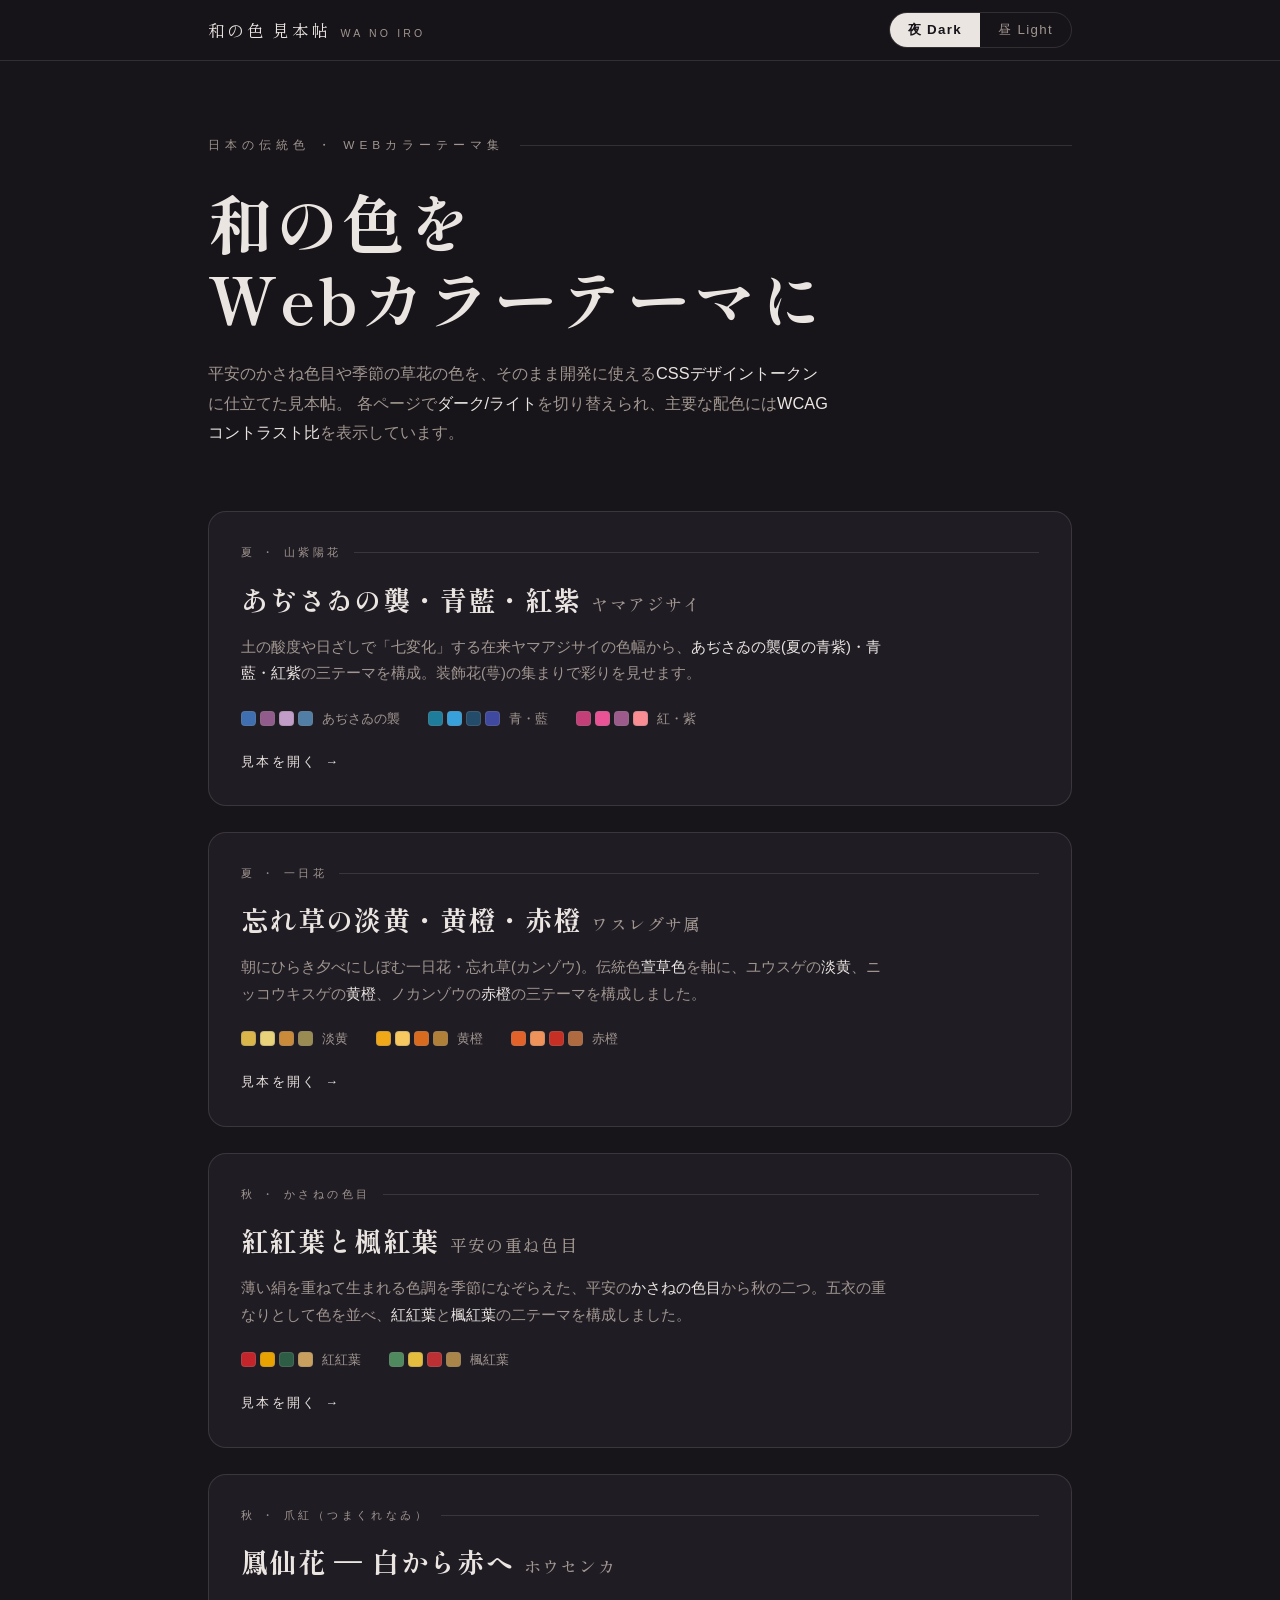
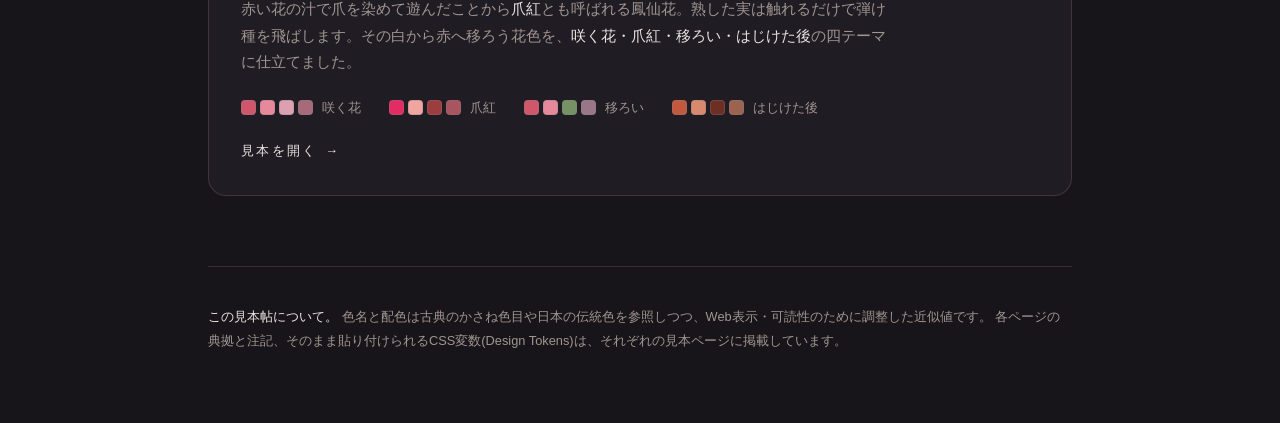
<file: CSS/color-theme/index.html>
<!DOCTYPE html>
<html lang="ja" data-mode="dark">
<head>
<meta charset="UTF-8">
<meta name="viewport" content="width=device-width, initial-scale=1.0">
<title>和の色のカラーテーマ ― 見本帖 目次</title>
<link rel="preconnect" href="https://fonts.googleapis.com">
<link rel="preconnect" href="https://fonts.gstatic.com" crossorigin>
<link href="https://fonts.googleapis.com/css2?family=Shippori+Mincho+B1:wght@500;600;700&family=Zen+Kaku+Gothic+New:wght@400;500;700&display=swap" rel="stylesheet">
<style>
  /* ============ ページ共通(クローム) ============ */
  html[data-mode="dark"]{
    --page-bg:#17141a; --page-ink:#eae5e0; --page-dim:#a0968f;
    --hair:rgba(234,229,224,.13); --panel:#201c24;
  }
  html[data-mode="light"]{
    --page-bg:#e9e4dc; --page-ink:#292018; --page-dim:#6f6357;
    --hair:rgba(41,32,24,.16); --panel:#f2ede5;
  }
  :root{
    --serif:"Shippori Mincho B1",serif;
    --sans:"Zen Kaku Gothic New",sans-serif;
  }

  *{box-sizing:border-box;margin:0;padding:0}
  html{scroll-behavior:smooth;min-height:100%;background:var(--page-bg);transition:background .5s ease}
  /* ビューポート全体を覆う固定背景レイヤー(描画環境に依存せず確実に切替) */
  body::before{content:"";position:fixed;inset:0;z-index:-1;background:var(--page-bg);transition:background .5s ease}
  body{
    background:var(--page-bg); color:var(--page-ink);
    min-height:100vh; font-family:var(--sans); line-height:1.8;
    -webkit-font-smoothing:antialiased; overflow-x:hidden;
    transition:background .5s ease,color .5s ease;
  }
  .wrap{max-width:920px;margin:0 auto;padding:0 28px}

  /* ── トグル ── */
  .topbar{position:sticky;top:0;z-index:50;background:var(--panel);background:color-mix(in srgb,var(--page-bg) 88%,transparent);backdrop-filter:blur(10px);border-bottom:1px solid var(--hair)}
  .topbar .wrap{display:flex;align-items:center;justify-content:space-between;height:60px}
  .brand{font-family:var(--serif);font-size:1.05rem;letter-spacing:.14em}
  .brand small{color:var(--page-dim);font-family:var(--sans);font-size:.66rem;letter-spacing:.3em;margin-left:10px}
  .toggle{display:inline-flex;border:1px solid var(--hair);border-radius:999px;overflow:hidden;font-size:.78rem}
  .toggle button{background:transparent;border:none;color:var(--page-dim);font-family:var(--sans);padding:8px 18px;cursor:pointer;letter-spacing:.1em;transition:background .2s,color .2s}
  .toggle button[aria-pressed="true"]{background:var(--page-ink);color:var(--page-bg);font-weight:700}

  /* ── ヘッダー ── */
  header{padding:74px 0 54px}
  .eyebrow{font-size:.74rem;letter-spacing:.42em;color:var(--page-dim);text-transform:uppercase;display:flex;align-items:center;gap:16px;margin-bottom:28px}
  .eyebrow::after{content:"";flex:1;height:1px;background:var(--hair)}
  h1{font-family:var(--serif);font-weight:700;font-size:clamp(2.2rem,6vw,4rem);line-height:1.18;letter-spacing:.04em}
  .lead{margin-top:24px;max-width:38em;font-size:1.02rem;color:var(--page-dim)}
  .lead b{color:var(--page-ink);font-weight:500}

  /* ── 目次カード ── */
  .toc{padding:10px 0 30px;display:flex;flex-direction:column;gap:26px}
  .card{
    display:block;text-decoration:none;color:inherit;
    border:1px solid var(--hair);border-radius:18px;padding:30px 32px;
    background:var(--panel);
    transition:transform .25s cubic-bezier(.2,.8,.2,1),border-color .25s,background .5s;
  }
  .card:hover{transform:translateY(-4px);border-color:var(--page-dim)}
  .card-season{font-size:.7rem;letter-spacing:.32em;color:var(--page-dim);text-transform:uppercase;display:flex;align-items:center;gap:12px}
  .card-season::after{content:"";flex:1;height:1px;background:var(--hair)}
  .card h2{font-family:var(--serif);font-weight:700;font-size:1.7rem;letter-spacing:.05em;margin-top:12px}
  .card h2 small{font-size:.62em;color:var(--page-dim);font-weight:500;margin-left:.6em}
  .card p{margin-top:10px;font-size:.92rem;color:var(--page-dim);max-width:44em}
  .card p b{color:var(--page-ink);font-weight:500}

  .palettes{margin-top:20px;display:flex;flex-wrap:wrap;gap:12px 28px}
  .palette{display:flex;align-items:center;gap:9px;font-size:.8rem;color:var(--page-dim)}
  .chips{display:inline-flex;gap:4px}
  .chip{width:15px;height:15px;border-radius:4px;border:1px solid rgba(128,128,128,.3)}
  .go{margin-top:20px;font-size:.8rem;letter-spacing:.18em;color:var(--page-ink);display:inline-flex;align-items:center;gap:8px}
  .go::after{content:"→";transition:transform .25s}
  .card:hover .go::after{transform:translateX(5px)}

  footer{border-top:1px solid var(--hair);margin-top:40px;padding:38px 0 70px;font-size:.8rem;color:var(--page-dim);line-height:1.9}
  footer b{color:var(--page-ink);font-weight:500}

  @media(prefers-reduced-motion:reduce){
    body,.card{transition:none}
    html{scroll-behavior:auto}
  }
</style>
</head>
<body>

<div class="topbar">
  <div class="wrap">
    <div class="brand">和の色 見本帖<small>WA NO IRO</small></div>
    <div class="toggle" role="group" aria-label="表示モード切替">
      <button id="btn-dark" aria-pressed="true" onclick="setMode('dark')">夜 Dark</button>
      <button id="btn-light" aria-pressed="false" onclick="setMode('light')">昼 Light</button>
    </div>
  </div>
</div>

<div class="wrap">
  <header>
    <div class="eyebrow">日本の伝統色 ・ Webカラーテーマ集</div>
    <h1>和の色を<br>Webカラーテーマに</h1>
    <p class="lead">
      平安のかさね色目や季節の草花の色を、そのまま開発に使える<b>CSSデザイントークン</b>に仕立てた見本帖。
      各ページで<b>ダーク/ライト</b>を切り替えられ、主要な配色には<b>WCAGコントラスト比</b>を表示しています。
    </p>
  </header>

  <nav class="toc" aria-label="カラーテーマ見本の目次">

    <a class="card" href="あぢさゐの襲・青藍・紅紫.html">
      <div class="card-season">夏 ・ 山紫陽花</div>
      <h2>あぢさゐの襲・青藍・紅紫<small>ヤマアジサイ</small></h2>
      <p>土の酸度や日ざしで「七変化」する在来ヤマアジサイの色幅から、<b>あぢさゐの襲(夏の青紫)・青藍・紅紫</b>の三テーマを構成。装飾花(萼)の集まりで彩りを見せます。</p>
      <div class="palettes">
        <span class="palette"><span class="chips"><span class="chip" style="background:#3f6fb0"></span><span class="chip" style="background:#915c8b"></span><span class="chip" style="background:#c29dc8"></span><span class="chip" style="background:#507ea4"></span></span>あぢさゐの襲</span>
        <span class="palette"><span class="chips"><span class="chip" style="background:#1f7d9c"></span><span class="chip" style="background:#38a1db"></span><span class="chip" style="background:#234b6a"></span><span class="chip" style="background:#3f499f"></span></span>青・藍</span>
        <span class="palette"><span class="chips"><span class="chip" style="background:#c43f78"></span><span class="chip" style="background:#e95295"></span><span class="chip" style="background:#9d5b8b"></span><span class="chip" style="background:#fa8d94"></span></span>紅・紫</span>
      </div>
      <span class="go">見本を開く</span>
    </a>

    <a class="card" href="忘れ草の淡黄・黄橙・赤橙.html">
      <div class="card-season">夏 ・ 一日花</div>
      <h2>忘れ草の淡黄・黄橙・赤橙<small>ワスレグサ属</small></h2>
      <p>朝にひらき夕べにしぼむ一日花・忘れ草(カンゾウ)。伝統色<b>萱草色</b>を軸に、ユウスゲの<b>淡黄</b>、ニッコウキスゲの<b>黄橙</b>、ノカンゾウの<b>赤橙</b>の三テーマを構成しました。</p>
      <div class="palettes">
        <span class="palette"><span class="chips"><span class="chip" style="background:#d9b54a"></span><span class="chip" style="background:#e8d27a"></span><span class="chip" style="background:#c98a3a"></span><span class="chip" style="background:#9a8b52"></span></span>淡黄</span>
        <span class="palette"><span class="chips"><span class="chip" style="background:#f0a818"></span><span class="chip" style="background:#f8c860"></span><span class="chip" style="background:#d96b1f"></span><span class="chip" style="background:#b08038"></span></span>黄橙</span>
        <span class="palette"><span class="chips"><span class="chip" style="background:#e2622a"></span><span class="chip" style="background:#f0935a"></span><span class="chip" style="background:#c62f24"></span><span class="chip" style="background:#b06a40"></span></span>赤橙</span>
      </div>
      <span class="go">見本を開く</span>
    </a>

    <a class="card" href="紅紅葉と楓紅葉.html">
      <div class="card-season">秋 ・ かさねの色目</div>
      <h2>紅紅葉と楓紅葉<small>平安の重ね色目</small></h2>
      <p>薄い絹を重ねて生まれる色調を季節になぞらえた、平安の<b>かさねの色目</b>から秋の二つ。五衣の重なりとして色を並べ、<b>紅紅葉</b>と<b>楓紅葉</b>の二テーマを構成しました。</p>
      <div class="palettes">
        <span class="palette"><span class="chips"><span class="chip" style="background:#c3252b"></span><span class="chip" style="background:#e9a300"></span><span class="chip" style="background:#2e5d45"></span><span class="chip" style="background:#c9a05e"></span></span>紅紅葉</span>
        <span class="palette"><span class="chips"><span class="chip" style="background:#4e8a5e"></span><span class="chip" style="background:#e4bd3f"></span><span class="chip" style="background:#bc2f33"></span><span class="chip" style="background:#a9854a"></span></span>楓紅葉</span>
      </div>
      <span class="go">見本を開く</span>
    </a>

    <a class="card" href="鳳仙花のカラーテーマ ― 白から赤へ・爪紅と弾ける種.html">
      <div class="card-season">秋 ・ 爪紅（つまくれなゐ）</div>
      <h2>鳳仙花 ― 白から赤へ<small>ホウセンカ</small></h2>
      <p>赤い花の汁で爪を染めて遊んだことから<b>爪紅</b>とも呼ばれる鳳仙花。熟した実は触れるだけで弾け種を飛ばします。その白から赤へ移ろう花色を、<b>咲く花・爪紅・移ろい・はじけた後</b>の四テーマに仕立てました。</p>
      <div class="palettes">
        <span class="palette"><span class="chips"><span class="chip" style="background:#d0576b"></span><span class="chip" style="background:#e6899a"></span><span class="chip" style="background:#dca0b0"></span><span class="chip" style="background:#a76a7a"></span></span>咲く花</span>
        <span class="palette"><span class="chips"><span class="chip" style="background:#e32c64"></span><span class="chip" style="background:#f0a5a0"></span><span class="chip" style="background:#9e3d3f"></span><span class="chip" style="background:#a85560"></span></span>爪紅</span>
        <span class="palette"><span class="chips"><span class="chip" style="background:#d0576b"></span><span class="chip" style="background:#e6899a"></span><span class="chip" style="background:#769164"></span><span class="chip" style="background:#9a7788"></span></span>移ろい</span>
        <span class="palette"><span class="chips"><span class="chip" style="background:#c2593f"></span><span class="chip" style="background:#d98a6e"></span><span class="chip" style="background:#6d2e24"></span><span class="chip" style="background:#9c6450"></span></span>はじけた後</span>
      </div>
      <span class="go">見本を開く</span>
    </a>

  </nav>
</div>

<div class="wrap">
  <footer>
    <b>この見本帖について。</b>
    色名と配色は古典のかさね色目や日本の伝統色を参照しつつ、Web表示・可読性のために調整した近似値です。
    各ページの典拠と注記、そのまま貼り付けられるCSS変数(Design Tokens)は、それぞれの見本ページに掲載しています。
  </footer>
</div>

<script>
  function setMode(mode){
    document.documentElement.dataset.mode=mode;
    document.getElementById('btn-dark').setAttribute('aria-pressed',mode==='dark');
    document.getElementById('btn-light').setAttribute('aria-pressed',mode==='light');
  }
</script>
</body>
</html>
</file>
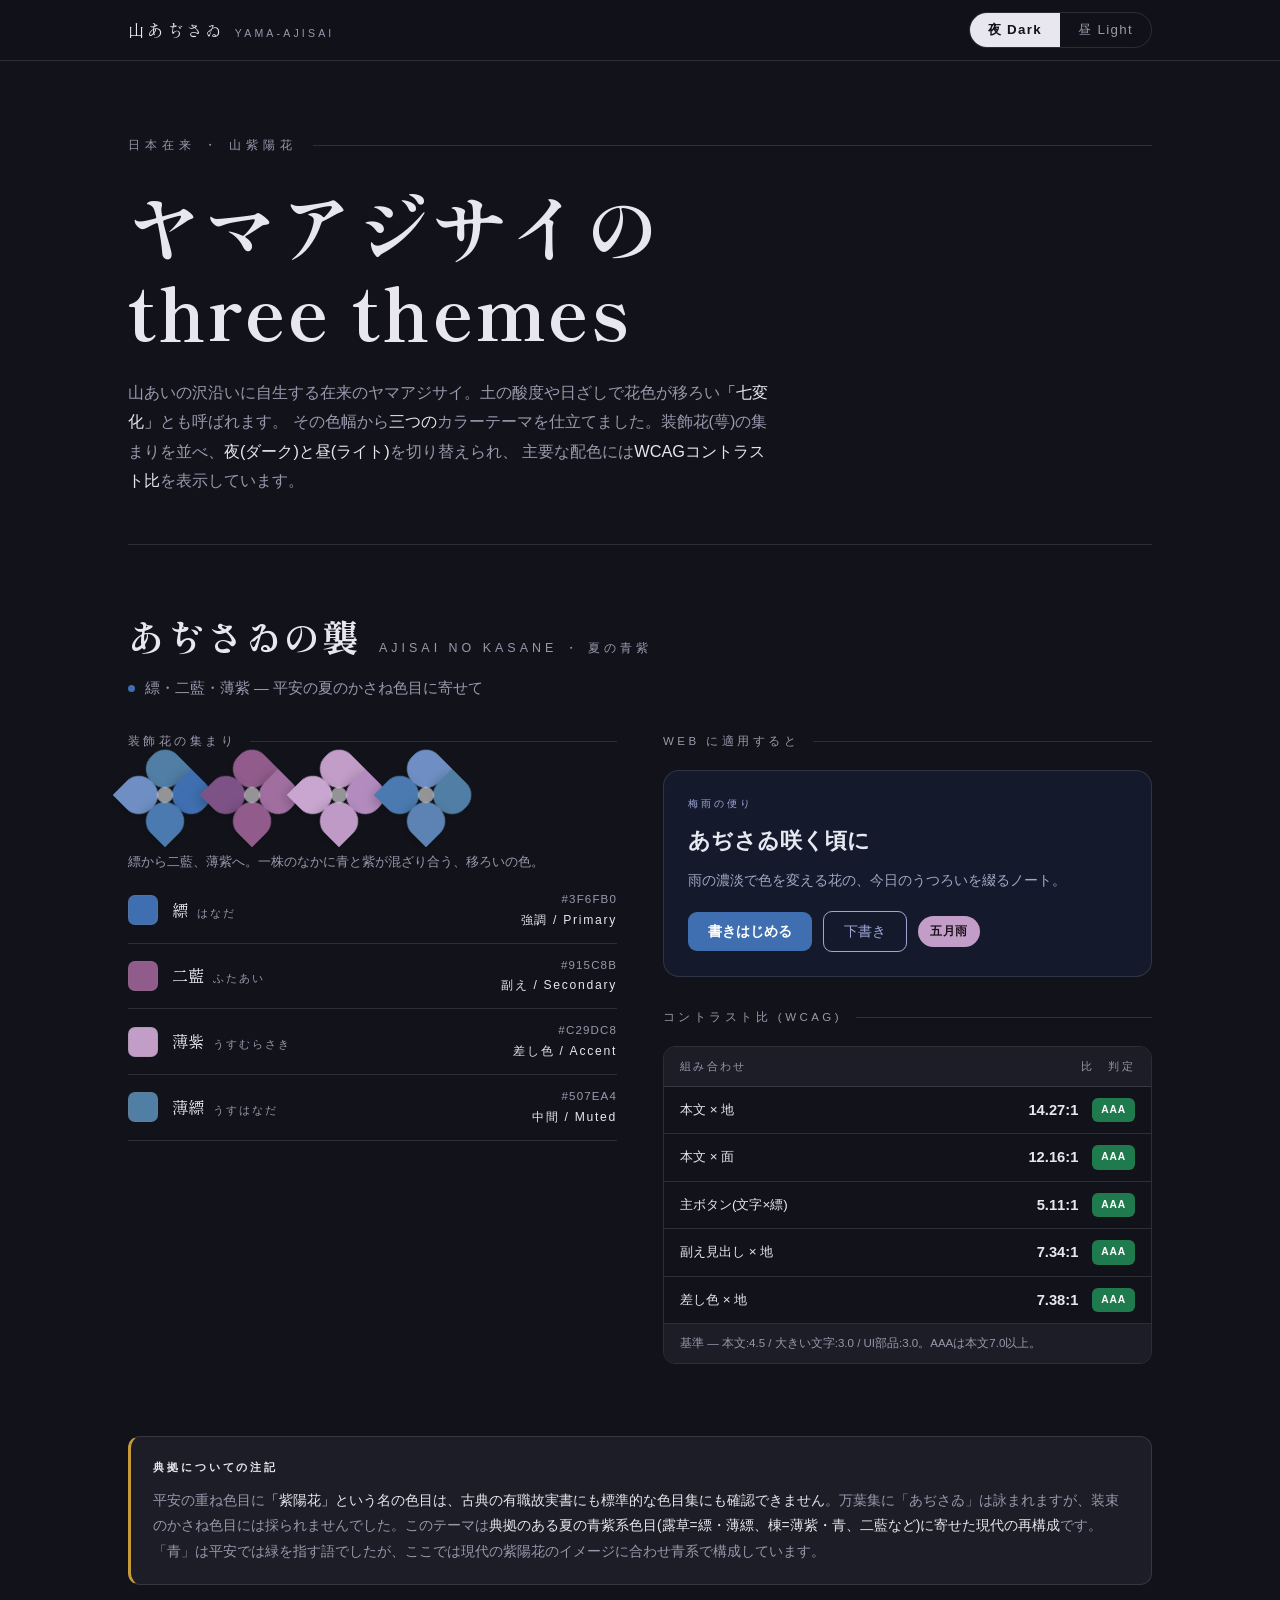
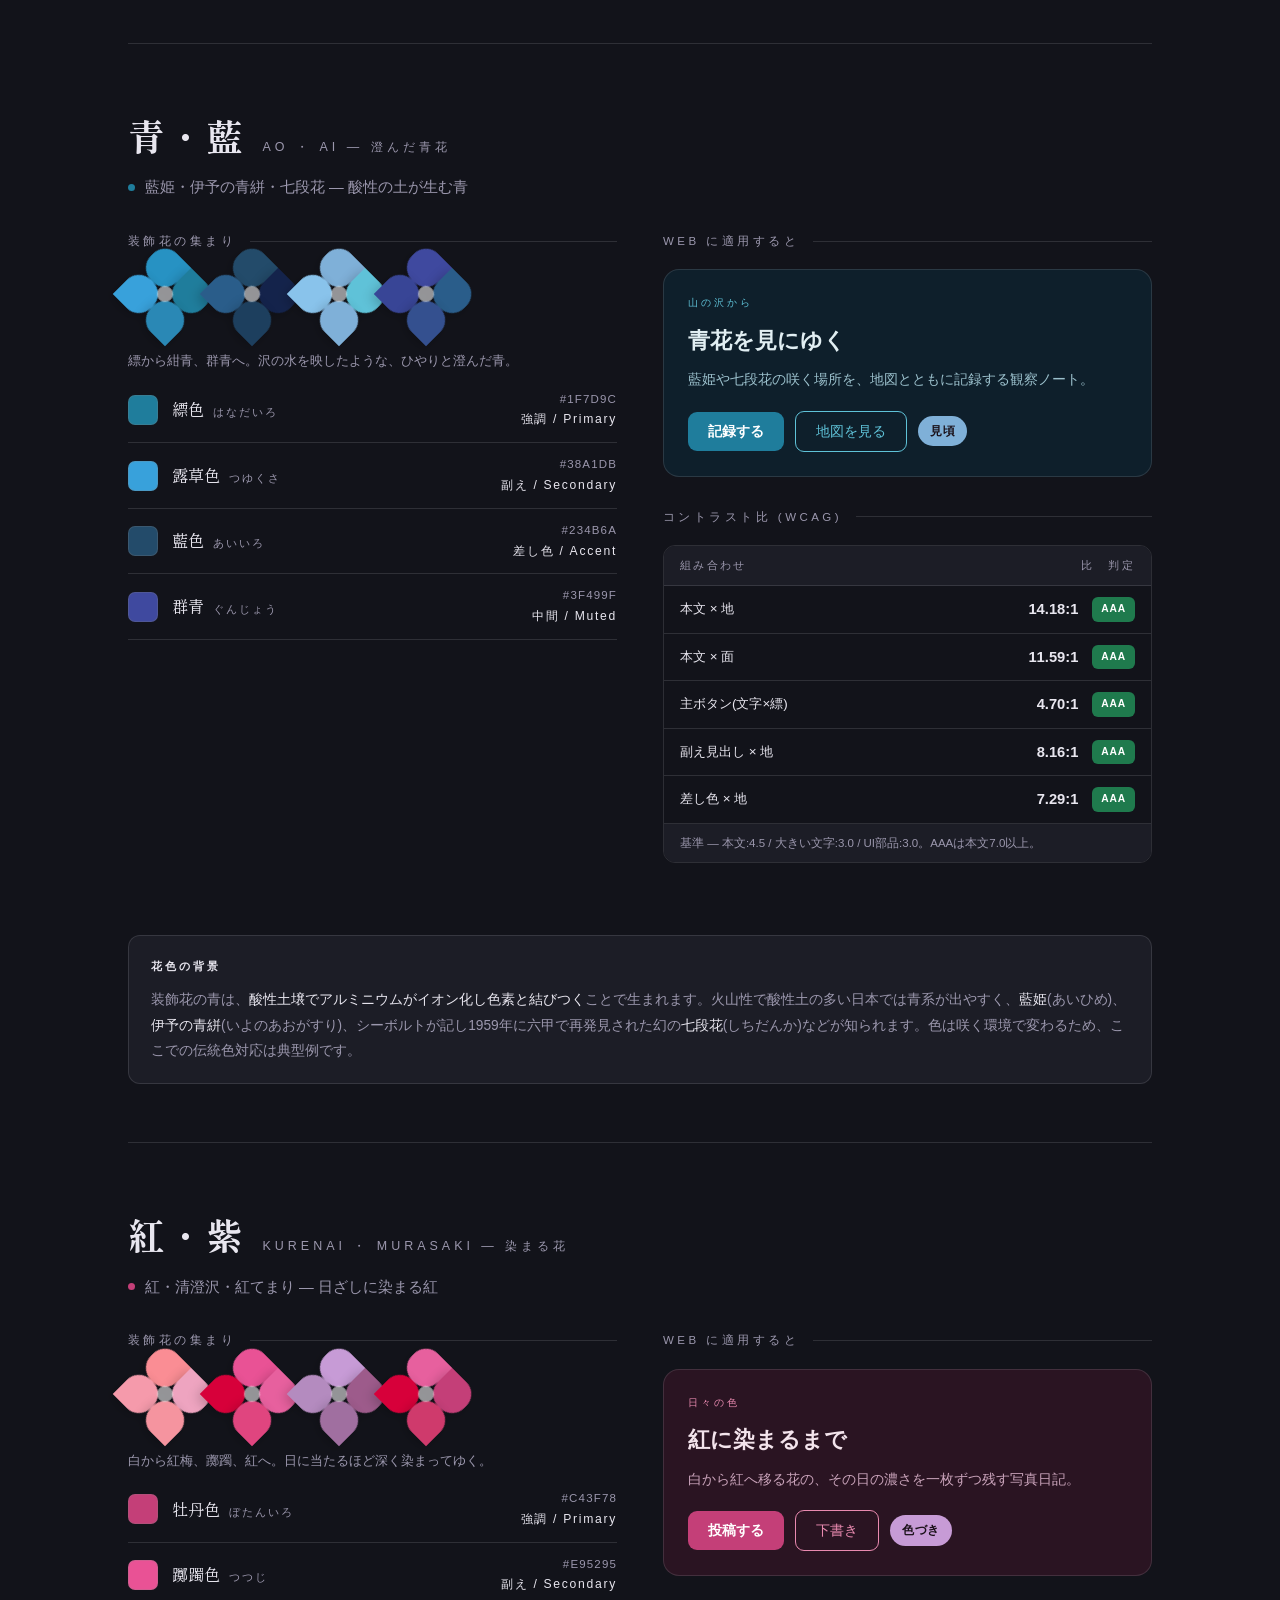
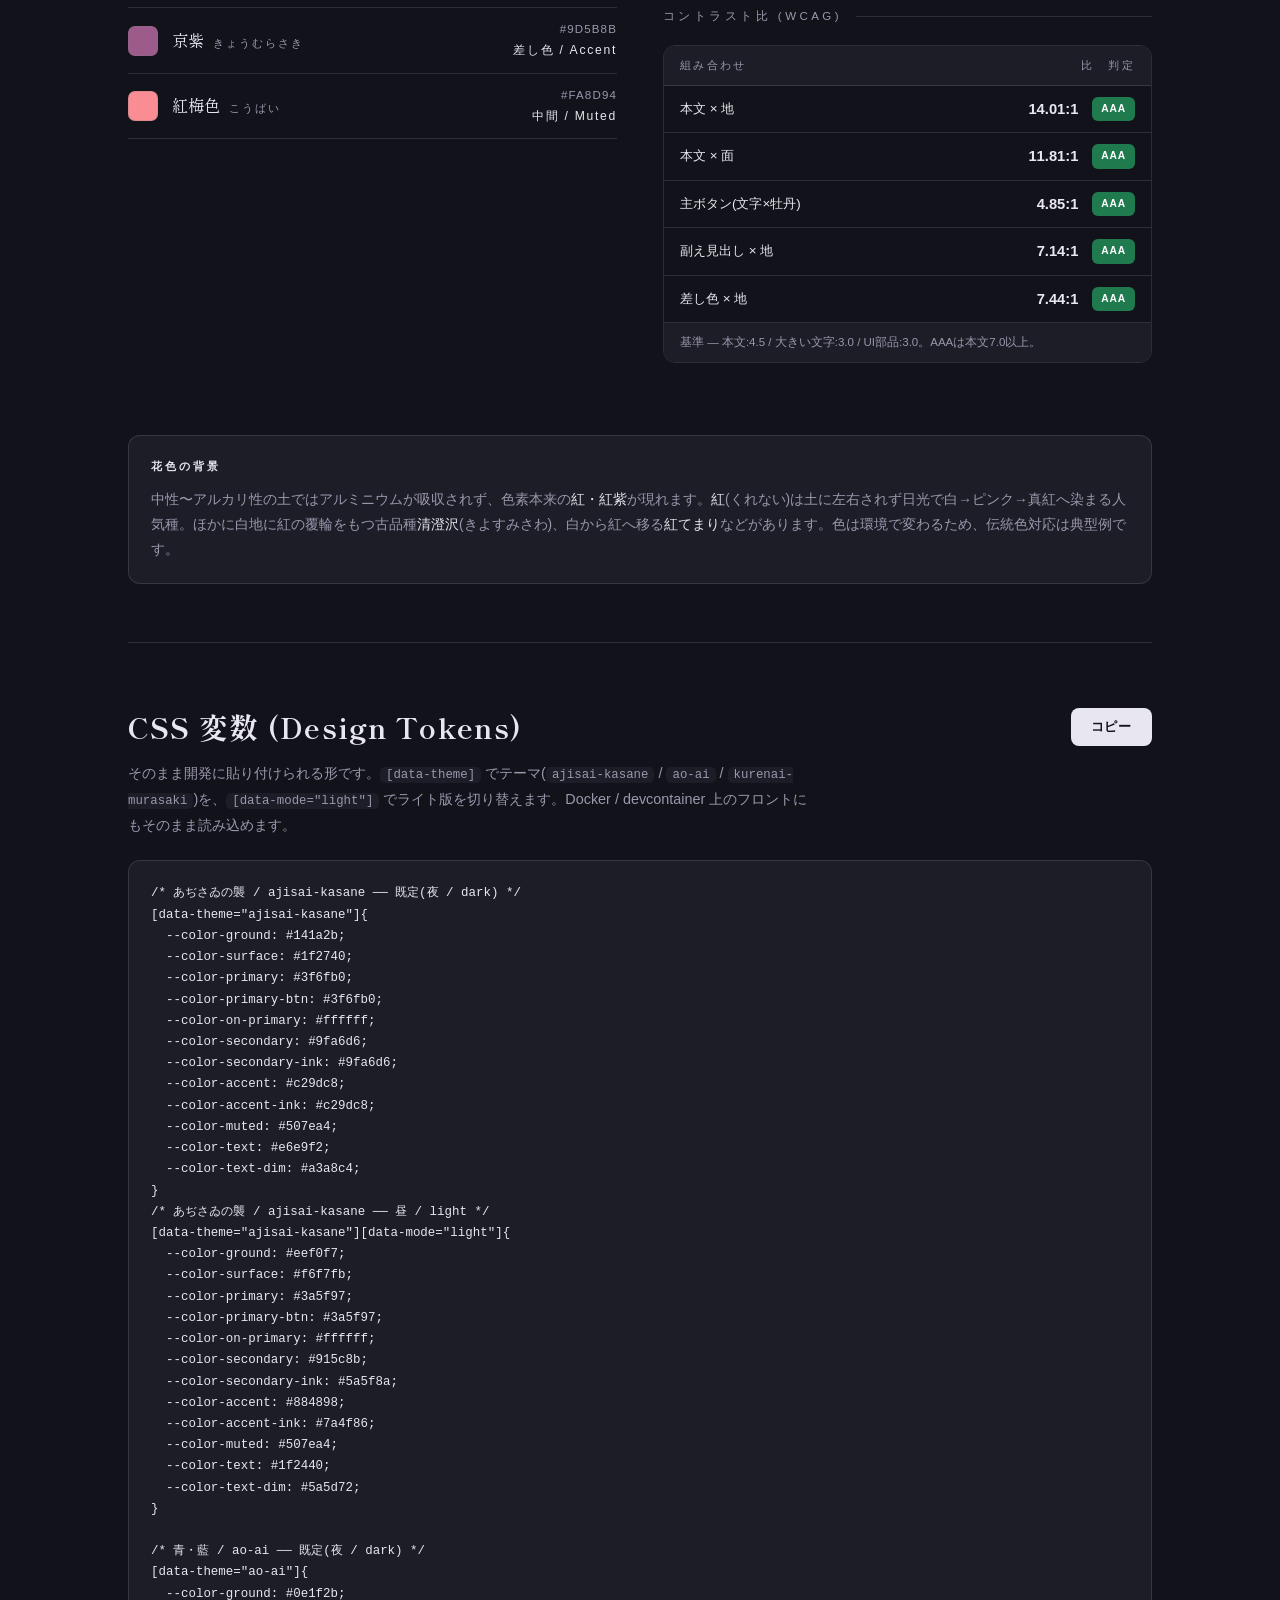
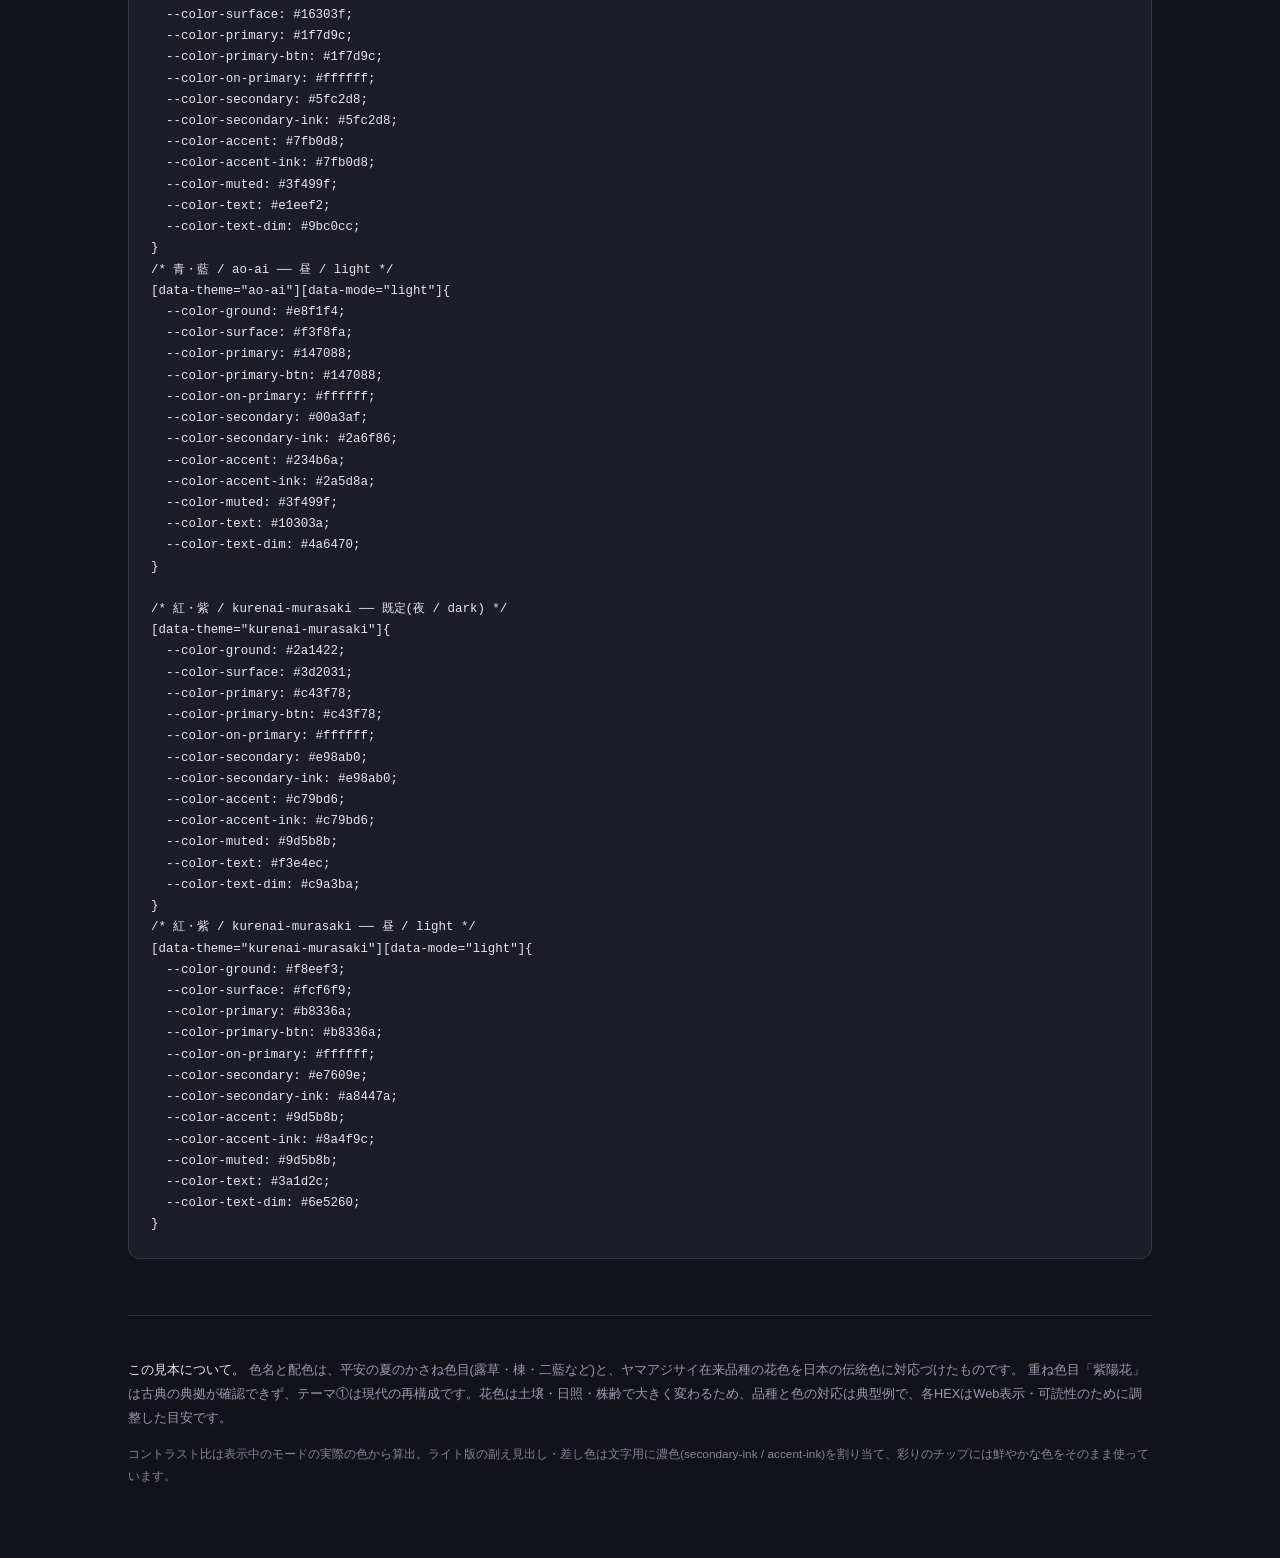
<file: CSS/color-theme/あぢさゐの襲・青藍・紅紫.html>
<!DOCTYPE html>
<html lang="ja" data-mode="dark">
<head>
<meta charset="UTF-8">
<meta name="viewport" content="width=device-width, initial-scale=1.0">
<title>ヤマアジサイのカラーテーマ ― あぢさゐの襲・青藍・紅紫</title>
<link rel="preconnect" href="https://fonts.googleapis.com">
<link rel="preconnect" href="https://fonts.gstatic.com" crossorigin>
<link href="https://fonts.googleapis.com/css2?family=Shippori+Mincho+B1:wght@500;600;700&family=Zen+Kaku+Gothic+New:wght@400;500;700&display=swap" rel="stylesheet">
<style>
  /* ============ ページ共通(クローム) ============ */
  html[data-mode="dark"]{
    --page-bg:#12131a; --page-ink:#e8e6ef; --page-dim:#9b97ad;
    --hair:rgba(232,230,239,.13); --panel:#1c1d26;
  }
  html[data-mode="light"]{
    --page-bg:#e6e4ee; --page-ink:#241f30; --page-dim:#6a6478;
    --hair:rgba(36,31,48,.15); --panel:#efedf5;
  }
  :root{
    --serif:"Shippori Mincho B1",serif;
    --sans:"Zen Kaku Gothic New",sans-serif;
  }

  /* ============ ① あぢさゐの襲(夏の青紫) ============ */
  .theme.t1{
    --color-ground:#141a2b; --color-surface:#1f2740;
    --color-primary:#3f6fb0; --color-primary-btn:#3f6fb0; --color-on-primary:#fff;
    --color-secondary:#9fa6d6; --color-secondary-ink:#9fa6d6;
    --color-accent:#c29dc8;   --color-accent-ink:#c29dc8;
    --color-muted:#507ea4; --color-text:#e6e9f2; --color-text-dim:#a3a8c4;
  }
  html[data-mode="light"] .theme.t1{
    --color-ground:#eef0f7; --color-surface:#f6f7fb;
    --color-primary:#3a5f97; --color-primary-btn:#3a5f97; --color-on-primary:#fff;
    --color-secondary:#915c8b; --color-secondary-ink:#5a5f8a;
    --color-accent:#884898;   --color-accent-ink:#7a4f86;
    --color-muted:#507ea4; --color-text:#1f2440; --color-text-dim:#5a5d72;
  }

  /* ============ ② 青・藍系 ============ */
  .theme.t2{
    --color-ground:#0e1f2b; --color-surface:#16303f;
    --color-primary:#1f7d9c; --color-primary-btn:#1f7d9c; --color-on-primary:#fff;
    --color-secondary:#5fc2d8; --color-secondary-ink:#5fc2d8;
    --color-accent:#7fb0d8;   --color-accent-ink:#7fb0d8;
    --color-muted:#3f499f; --color-text:#e1eef2; --color-text-dim:#9bc0cc;
  }
  html[data-mode="light"] .theme.t2{
    --color-ground:#e8f1f4; --color-surface:#f3f8fa;
    --color-primary:#147088; --color-primary-btn:#147088; --color-on-primary:#fff;
    --color-secondary:#00a3af; --color-secondary-ink:#2a6f86;
    --color-accent:#234b6a;   --color-accent-ink:#2a5d8a;
    --color-muted:#3f499f; --color-text:#10303a; --color-text-dim:#4a6470;
  }

  /* ============ ③ 紅・紫系 ============ */
  .theme.t3{
    --color-ground:#2a1422; --color-surface:#3d2031;
    --color-primary:#c43f78; --color-primary-btn:#c43f78; --color-on-primary:#fff;
    --color-secondary:#e98ab0; --color-secondary-ink:#e98ab0;
    --color-accent:#c79bd6;   --color-accent-ink:#c79bd6;
    --color-muted:#9d5b8b; --color-text:#f3e4ec; --color-text-dim:#c9a3ba;
  }
  html[data-mode="light"] .theme.t3{
    --color-ground:#f8eef3; --color-surface:#fcf6f9;
    --color-primary:#b8336a; --color-primary-btn:#b8336a; --color-on-primary:#fff;
    --color-secondary:#e7609e; --color-secondary-ink:#a8447a;
    --color-accent:#9d5b8b;   --color-accent-ink:#8a4f9c;
    --color-muted:#9d5b8b; --color-text:#3a1d2c; --color-text-dim:#6e5260;
  }

  *{box-sizing:border-box;margin:0;padding:0}
  html{scroll-behavior:smooth;min-height:100%;background:var(--page-bg);transition:background .5s ease}
  /* ビューポート全体を覆う固定背景レイヤー(描画環境に依存せず確実に切替) */
  body::before{content:"";position:fixed;inset:0;z-index:-1;background:var(--page-bg);transition:background .5s ease}
  body{
    background:var(--page-bg); color:var(--page-ink);
    min-height:100vh; font-family:var(--sans); line-height:1.8;
    -webkit-font-smoothing:antialiased; overflow-x:hidden;
    transition:background .5s ease,color .5s ease;
  }
  .wrap{max-width:1080px;margin:0 auto;padding:0 28px}

  /* ── トグル ── */
  .topbar{position:sticky;top:0;z-index:50;background:var(--panel);background:color-mix(in srgb,var(--page-bg) 88%,transparent);backdrop-filter:blur(10px);border-bottom:1px solid var(--hair)}
  .topbar .wrap{display:flex;align-items:center;justify-content:space-between;height:60px}
  .brand{font-family:var(--serif);font-size:1.05rem;letter-spacing:.14em}
  .brand small{color:var(--page-dim);font-family:var(--sans);font-size:.66rem;letter-spacing:.3em;margin-left:10px}
  .toggle{display:inline-flex;border:1px solid var(--hair);border-radius:999px;overflow:hidden;font-size:.78rem}
  .toggle button{background:transparent;border:none;color:var(--page-dim);font-family:var(--sans);padding:8px 18px;cursor:pointer;letter-spacing:.1em;transition:background .2s,color .2s}
  .toggle button[aria-pressed="true"]{background:var(--page-ink);color:var(--page-bg);font-weight:700}

  /* ── ヘッダー ── */
  header{padding:74px 0 48px}
  .eyebrow{font-size:.74rem;letter-spacing:.42em;color:var(--page-dim);text-transform:uppercase;display:flex;align-items:center;gap:16px;margin-bottom:28px}
  .eyebrow::after{content:"";flex:1;height:1px;background:var(--hair)}
  h1{font-family:var(--serif);font-weight:700;font-size:clamp(2.4rem,6.5vw,4.6rem);line-height:1.14;letter-spacing:.03em}
  .lead{margin-top:26px;max-width:40em;font-size:1.02rem;color:var(--page-dim)}
  .lead b{color:var(--page-ink);font-weight:500}

  /* ── テーマ縦並び ── */
  .theme{padding:58px 0;border-top:1px solid var(--hair)}
  .theme-head{display:flex;align-items:baseline;gap:18px;flex-wrap:wrap}
  .theme-name{font-family:var(--serif);font-weight:700;font-size:2.3rem;letter-spacing:.05em}
  .theme-yomi{font-size:.78rem;letter-spacing:.32em;color:var(--page-dim)}
  .theme-tag{margin-top:6px;font-size:.92rem;color:var(--page-dim);display:flex;align-items:center;gap:10px}
  .dot{width:7px;height:7px;border-radius:50%;flex:none}

  .grid{display:grid;grid-template-columns:1fr 1fr;gap:46px;margin-top:30px;align-items:start}

  /* ── 署名：装飾花(萼)の集まり ── */
  .gaku{display:flex;flex-wrap:wrap;gap:13px;padding:6px 0 2px;max-width:360px}
  .floret{
    width:74px;height:74px;position:relative;flex:none;
    transform:rotate(45deg);
    opacity:0;animation:bloom .65s cubic-bezier(.2,.8,.2,1) forwards;
    transition:transform .4s cubic-bezier(.2,.8,.2,1);
  }
  .floret .petal{
    position:absolute;width:50%;height:50%;border-radius:42% 0 42% 0;
    box-shadow:0 4px 12px rgba(0,0,0,.22);
  }
  .floret .p1{top:0;left:0;border-radius:46% 0 46% 46%}
  .floret .p2{top:0;right:0;border-radius:0 46% 46% 46%}
  .floret .p3{bottom:0;left:0;border-radius:46% 46% 46% 0}
  .floret .p4{bottom:0;right:0;border-radius:46% 46% 0 46%}
  .floret .core{position:absolute;width:22%;height:22%;top:39%;left:39%;border-radius:50%;background:rgba(255,255,255,.55)}
  .floret:hover{transform:rotate(45deg) scale(1.12)}
  @keyframes bloom{to{opacity:1}}
  .caption{font-size:.84rem;color:var(--page-dim);margin-top:16px}

  /* ── 色一覧 ── */
  .swatches{margin-top:4px}
  .sw{display:grid;grid-template-columns:30px 1fr auto;align-items:center;gap:14px;padding:11px 0;border-bottom:1px solid var(--hair)}
  .sw-chip{width:30px;height:30px;border-radius:7px;border:1px solid rgba(128,128,128,.25)}
  .sw-name{font-family:var(--serif);font-size:1.02rem}
  .sw-name span{font-family:var(--sans);font-size:.7rem;letter-spacing:.18em;color:var(--page-dim);margin-left:9px}
  .sw-meta{text-align:right;font-size:.72rem;letter-spacing:.1em;color:var(--page-dim)}
  .sw-meta .role{display:block;color:var(--page-ink);font-size:.76rem;letter-spacing:.14em}

  .mini-h{margin-top:30px;font-size:.72rem;letter-spacing:.3em;text-transform:uppercase;color:var(--page-dim);display:flex;align-items:center;gap:14px}
  .mini-h:first-child{margin-top:0}
  .mini-h::after{content:"";flex:1;height:1px;background:var(--hair)}

  /* ── 適用プレビュー ── */
  .mock{margin-top:18px;border-radius:16px;padding:24px;border:1px solid var(--hair);background:var(--color-ground);color:var(--color-text);transition:background .5s,color .5s}
  .mock .m-eyebrow{font-size:.64rem;letter-spacing:.3em;text-transform:uppercase;color:var(--color-secondary-ink)}
  .mock .m-title{font-family:var(--serif);font-size:1.4rem;margin:8px 0 6px;font-weight:600}
  .mock .m-body{font-size:.88rem;color:var(--color-text-dim);margin-bottom:18px}
  .mock .m-row{display:flex;gap:11px;align-items:center;flex-wrap:wrap}
  .m-btn{border:none;border-radius:9px;padding:10px 20px;font-family:var(--sans);font-weight:700;font-size:.88rem;cursor:pointer;transition:transform .15s,filter .15s;background:var(--color-primary-btn);color:var(--color-on-primary)}
  .m-btn:hover{transform:translateY(-2px);filter:brightness(1.08)}
  .m-btn.ghost{background:transparent;border:1.5px solid var(--color-secondary-ink);color:var(--color-secondary-ink);font-weight:500}
  .m-pill{font-size:.72rem;padding:5px 12px;border-radius:999px;font-weight:700;letter-spacing:.06em;background:var(--color-accent);color:#1a1018}
  html[data-mode="dark"] .m-pill{color:#1a1018}

  /* ── コントラスト表 ── */
  .ctab{margin-top:18px;border:1px solid var(--hair);border-radius:12px;overflow:hidden}
  .ctab .row{display:grid;grid-template-columns:1fr auto auto;align-items:center;gap:14px;padding:10px 16px;font-size:.84rem;border-bottom:1px solid var(--hair)}
  .ctab .row:last-child{border-bottom:none}
  .ctab .row.head{font-size:.66rem;letter-spacing:.22em;text-transform:uppercase;color:var(--page-dim);background:var(--panel)}
  .c-ratio{font-variant-numeric:tabular-nums;font-weight:700;font-size:.92rem}
  .badge{font-size:.64rem;font-weight:700;letter-spacing:.08em;padding:3px 9px;border-radius:6px;min-width:42px;text-align:center}
  .badge.AAA{background:#1f7a4d;color:#fff}
  .badge.AA{background:#3a7ab5;color:#fff}
  .badge.NG{background:#b23b3b;color:#fff}
  .ctab .note-line{padding:9px 16px;font-size:.72rem;color:var(--page-dim);background:var(--panel)}

  /* ── 典拠メモ ── */
  .note{margin-top:26px;padding:20px 22px;border-radius:12px;background:var(--panel);border:1px solid var(--hair);font-size:.86rem;color:var(--page-dim);line-height:1.85;grid-column:1 / -1}
  .note h4{font-size:.7rem;letter-spacing:.26em;text-transform:uppercase;color:var(--page-ink);margin-bottom:10px;font-weight:700}
  .note b{color:var(--page-ink);font-weight:500}
  .note.caveat{border-left:3px solid #c79a3a}

  /* ── トークン ── */
  .tokens{padding:58px 0 20px;border-top:1px solid var(--hair)}
  .tokens-head{display:flex;align-items:center;justify-content:space-between;gap:20px;flex-wrap:wrap;margin-bottom:8px}
  .tokens h2{font-family:var(--serif);font-size:1.8rem;font-weight:700;letter-spacing:.04em}
  .tokens p{color:var(--page-dim);font-size:.9rem;max-width:48em;margin-bottom:22px}
  .tokens code{font-family:ui-monospace,Menlo,Consolas,monospace;font-size:.86em;background:var(--panel);padding:1px 6px;border-radius:5px}
  .copy-btn{background:var(--page-ink);color:var(--page-bg);border:none;border-radius:8px;padding:10px 20px;font-family:var(--sans);font-weight:700;font-size:.82rem;letter-spacing:.06em;cursor:pointer;transition:filter .2s}
  .copy-btn:hover{filter:brightness(1.1)}
  pre{background:var(--panel);border:1px solid var(--hair);border-radius:12px;padding:22px;overflow-x:auto;font-family:ui-monospace,Menlo,Consolas,monospace;font-size:.78rem;line-height:1.7;color:var(--page-ink)}

  footer{border-top:1px solid var(--hair);margin-top:36px;padding:42px 0 70px;font-size:.8rem;color:var(--page-dim);line-height:1.9}
  footer b{color:var(--page-ink);font-weight:500}
  footer .src{margin-top:12px;font-size:.74rem;opacity:.85}

  @media(max-width:780px){
    .grid{grid-template-columns:1fr;gap:30px}
  }
  @media(prefers-reduced-motion:reduce){
    .floret{animation:none;opacity:1}
    body,.mock{transition:none}
    html{scroll-behavior:auto}
  }
</style>
</head>
<body>

<div class="topbar">
  <div class="wrap">
    <div class="brand">山あぢさゐ<small>YAMA-AJISAI</small></div>
    <div class="toggle" role="group" aria-label="表示モード切替">
      <button id="btn-dark" aria-pressed="true" onclick="setMode('dark')">夜 Dark</button>
      <button id="btn-light" aria-pressed="false" onclick="setMode('light')">昼 Light</button>
    </div>
  </div>
</div>

<div class="wrap">
  <header>
    <div class="eyebrow">日本在来 ・ 山紫陽花</div>
    <h1>ヤマアジサイの<br>three themes</h1>
    <p class="lead">
      山あいの沢沿いに自生する在来のヤマアジサイ。土の酸度や日ざしで花色が移ろい<b>「七変化」</b>とも呼ばれます。
      その色幅から<b>三つの</b>カラーテーマを仕立てました。装飾花(萼)の集まりを並べ、<b>夜(ダーク)と昼(ライト)</b>を切り替えられ、
      主要な配色には<b>WCAGコントラスト比</b>を表示しています。
    </p>
  </header>
</div>

<div class="wrap">

  <!-- ───────── ① あぢさゐの襲 ───────── -->
  <section class="theme t1" id="theme-t1">
    <div class="theme-head"><span class="theme-name">あぢさゐの襲</span><span class="theme-yomi">AJISAI NO KASANE ・ 夏の青紫</span></div>
    <div class="theme-tag"><span class="dot" style="background:#3f6fb0"></span>縹・二藍・薄紫 ― 平安の夏のかさね色目に寄せて</div>

    <div class="grid">
      <div>
        <div class="mini-h">装飾花の集まり</div>
        <div class="gaku" aria-label="あぢさゐの襲の装飾花">
          <div class="floret" style="animation-delay:.04s"><div class="petal p1" style="background:#507ea4"></div><div class="petal p2" style="background:#3f6fb0"></div><div class="petal p3" style="background:#6f8fc4"></div><div class="petal p4" style="background:#4a7ab0"></div><div class="core"></div></div>
          <div class="floret" style="animation-delay:.10s"><div class="petal p1" style="background:#915c8b"></div><div class="petal p2" style="background:#a06fa0"></div><div class="petal p3" style="background:#7d5286"></div><div class="petal p4" style="background:#915c8b"></div><div class="core"></div></div>
          <div class="floret" style="animation-delay:.16s"><div class="petal p1" style="background:#c29dc8"></div><div class="petal p2" style="background:#b48bbf"></div><div class="petal p3" style="background:#c8a6cf"></div><div class="petal p4" style="background:#bf9ac7"></div><div class="core"></div></div>
          <div class="floret" style="animation-delay:.22s"><div class="petal p1" style="background:#6f8fc4"></div><div class="petal p2" style="background:#507ea4"></div><div class="petal p3" style="background:#4a7ab0"></div><div class="petal p4" style="background:#5d83b5"></div><div class="core"></div></div>
        </div>
        <p class="caption">縹から二藍、薄紫へ。一株のなかに青と紫が混ざり合う、移ろいの色。</p>

        <div class="swatches">
          <div class="sw"><span class="sw-chip" style="background:#3f6fb0"></span><span class="sw-name">縹<span>はなだ</span></span><span class="sw-meta">#3F6FB0<span class="role">強調 / Primary</span></span></div>
          <div class="sw"><span class="sw-chip" style="background:#915c8b"></span><span class="sw-name">二藍<span>ふたあい</span></span><span class="sw-meta">#915C8B<span class="role">副え / Secondary</span></span></div>
          <div class="sw"><span class="sw-chip" style="background:#c29dc8"></span><span class="sw-name">薄紫<span>うすむらさき</span></span><span class="sw-meta">#C29DC8<span class="role">差し色 / Accent</span></span></div>
          <div class="sw"><span class="sw-chip" style="background:#507ea4"></span><span class="sw-name">薄縹<span>うすはなだ</span></span><span class="sw-meta">#507EA4<span class="role">中間 / Muted</span></span></div>
        </div>
      </div>

      <div>
        <div class="mini-h">Web に適用すると</div>
        <div class="mock">
          <div class="m-eyebrow">梅雨の便り</div>
          <div class="m-title">あぢさゐ咲く頃に</div>
          <p class="m-body">雨の濃淡で色を変える花の、今日のうつろいを綴るノート。</p>
          <div class="m-row"><button class="m-btn">書きはじめる</button><button class="m-btn ghost">下書き</button><span class="m-pill">五月雨</span></div>
        </div>

        <div class="mini-h">コントラスト比 (WCAG)</div>
        <div class="ctab" data-theme-scope="theme-t1">
          <div class="row head"><span>組み合わせ</span><span>比</span><span>判定</span></div>
          <div class="row" data-fg="--color-text" data-bg="--color-ground" data-type="text"><span>本文 × 地</span><span class="c-ratio"></span><span class="badge"></span></div>
          <div class="row" data-fg="--color-text" data-bg="--color-surface" data-type="text"><span>本文 × 面</span><span class="c-ratio"></span><span class="badge"></span></div>
          <div class="row" data-fg="--color-on-primary" data-bg="--color-primary-btn" data-type="ui"><span>主ボタン(文字×縹)</span><span class="c-ratio"></span><span class="badge"></span></div>
          <div class="row" data-fg="--color-secondary-ink" data-bg="--color-ground" data-type="large"><span>副え見出し × 地</span><span class="c-ratio"></span><span class="badge"></span></div>
          <div class="row" data-fg="--color-accent-ink" data-bg="--color-ground" data-type="text"><span>差し色 × 地</span><span class="c-ratio"></span><span class="badge"></span></div>
          <div class="note-line">基準 ― 本文:4.5 / 大きい文字:3.0 / UI部品:3.0。AAAは本文7.0以上。</div>
        </div>
      </div>

      <div class="note caveat">
        <h4>典拠についての注記</h4>
        <p>平安の重ね色目に<b>「紫陽花」という名の色目は、古典の有職故実書にも標準的な色目集にも確認できません</b>。万葉集に「あぢさゐ」は詠まれますが、装束のかさね色目には採られませんでした。このテーマは<b>典拠のある夏の青紫系色目(露草=縹・薄縹、棟=薄紫・青、二藍など)に寄せた現代の再構成</b>です。「青」は平安では緑を指す語でしたが、ここでは現代の紫陽花のイメージに合わせ青系で構成しています。</p>
      </div>
    </div>
  </section>

  <!-- ───────── ② 青・藍系 ───────── -->
  <section class="theme t2" id="theme-t2">
    <div class="theme-head"><span class="theme-name">青・藍</span><span class="theme-yomi">AO ・ AI ― 澄んだ青花</span></div>
    <div class="theme-tag"><span class="dot" style="background:#1f7d9c"></span>藍姫・伊予の青絣・七段花 ― 酸性の土が生む青</div>

    <div class="grid">
      <div>
        <div class="mini-h">装飾花の集まり</div>
        <div class="gaku" aria-label="青・藍系の装飾花">
          <div class="floret" style="animation-delay:.04s"><div class="petal p1" style="background:#2792c3"></div><div class="petal p2" style="background:#1f7d9c"></div><div class="petal p3" style="background:#38a1db"></div><div class="petal p4" style="background:#2a88b5"></div><div class="core"></div></div>
          <div class="floret" style="animation-delay:.10s"><div class="petal p1" style="background:#234b6a"></div><div class="petal p2" style="background:#14234b"></div><div class="petal p3" style="background:#2a5d8a"></div><div class="petal p4" style="background:#1d3f5e"></div><div class="core"></div></div>
          <div class="floret" style="animation-delay:.16s"><div class="petal p1" style="background:#7fb0d8"></div><div class="petal p2" style="background:#5fc2d8"></div><div class="petal p3" style="background:#89c3eb"></div><div class="petal p4" style="background:#7fb0d8"></div><div class="core"></div></div>
          <div class="floret" style="animation-delay:.22s"><div class="petal p1" style="background:#3f499f"></div><div class="petal p2" style="background:#2a5d8a"></div><div class="petal p3" style="background:#384596"></div><div class="petal p4" style="background:#34508f"></div><div class="core"></div></div>
        </div>
        <p class="caption">縹から紺青、群青へ。沢の水を映したような、ひやりと澄んだ青。</p>

        <div class="swatches">
          <div class="sw"><span class="sw-chip" style="background:#1f7d9c"></span><span class="sw-name">縹色<span>はなだいろ</span></span><span class="sw-meta">#1F7D9C<span class="role">強調 / Primary</span></span></div>
          <div class="sw"><span class="sw-chip" style="background:#38a1db"></span><span class="sw-name">露草色<span>つゆくさ</span></span><span class="sw-meta">#38A1DB<span class="role">副え / Secondary</span></span></div>
          <div class="sw"><span class="sw-chip" style="background:#234b6a"></span><span class="sw-name">藍色<span>あいいろ</span></span><span class="sw-meta">#234B6A<span class="role">差し色 / Accent</span></span></div>
          <div class="sw"><span class="sw-chip" style="background:#3f499f"></span><span class="sw-name">群青<span>ぐんじょう</span></span><span class="sw-meta">#3F499F<span class="role">中間 / Muted</span></span></div>
        </div>
      </div>

      <div>
        <div class="mini-h">Web に適用すると</div>
        <div class="mock">
          <div class="m-eyebrow">山の沢から</div>
          <div class="m-title">青花を見にゆく</div>
          <p class="m-body">藍姫や七段花の咲く場所を、地図とともに記録する観察ノート。</p>
          <div class="m-row"><button class="m-btn">記録する</button><button class="m-btn ghost">地図を見る</button><span class="m-pill">見頃</span></div>
        </div>

        <div class="mini-h">コントラスト比 (WCAG)</div>
        <div class="ctab" data-theme-scope="theme-t2">
          <div class="row head"><span>組み合わせ</span><span>比</span><span>判定</span></div>
          <div class="row" data-fg="--color-text" data-bg="--color-ground" data-type="text"><span>本文 × 地</span><span class="c-ratio"></span><span class="badge"></span></div>
          <div class="row" data-fg="--color-text" data-bg="--color-surface" data-type="text"><span>本文 × 面</span><span class="c-ratio"></span><span class="badge"></span></div>
          <div class="row" data-fg="--color-on-primary" data-bg="--color-primary-btn" data-type="ui"><span>主ボタン(文字×縹)</span><span class="c-ratio"></span><span class="badge"></span></div>
          <div class="row" data-fg="--color-secondary-ink" data-bg="--color-ground" data-type="large"><span>副え見出し × 地</span><span class="c-ratio"></span><span class="badge"></span></div>
          <div class="row" data-fg="--color-accent-ink" data-bg="--color-ground" data-type="text"><span>差し色 × 地</span><span class="c-ratio"></span><span class="badge"></span></div>
          <div class="note-line">基準 ― 本文:4.5 / 大きい文字:3.0 / UI部品:3.0。AAAは本文7.0以上。</div>
        </div>
      </div>

      <div class="note">
        <h4>花色の背景</h4>
        <p>装飾花の青は、<b>酸性土壌でアルミニウムがイオン化し色素と結びつく</b>ことで生まれます。火山性で酸性土の多い日本では青系が出やすく、<b>藍姫</b>(あいひめ)、<b>伊予の青絣</b>(いよのあおがすり)、シーボルトが記し1959年に六甲で再発見された幻の<b>七段花</b>(しちだんか)などが知られます。色は咲く環境で変わるため、ここでの伝統色対応は典型例です。</p>
      </div>
    </div>
  </section>

  <!-- ───────── ③ 紅・紫系 ───────── -->
  <section class="theme t3" id="theme-t3">
    <div class="theme-head"><span class="theme-name">紅・紫</span><span class="theme-yomi">KURENAI ・ MURASAKI ― 染まる花</span></div>
    <div class="theme-tag"><span class="dot" style="background:#c43f78"></span>紅・清澄沢・紅てまり ― 日ざしに染まる紅</div>

    <div class="grid">
      <div>
        <div class="mini-h">装飾花の集まり</div>
        <div class="gaku" aria-label="紅・紫系の装飾花">
          <div class="floret" style="animation-delay:.04s"><div class="petal p1" style="background:#fa8d94"></div><div class="petal p2" style="background:#eea4c0"></div><div class="petal p3" style="background:#f59aab"></div><div class="petal p4" style="background:#f5949f"></div><div class="core"></div></div>
          <div class="floret" style="animation-delay:.10s"><div class="petal p1" style="background:#e95295"></div><div class="petal p2" style="background:#e7609e"></div><div class="petal p3" style="background:#d7003a"></div><div class="petal p4" style="background:#e0457f"></div><div class="core"></div></div>
          <div class="floret" style="animation-delay:.16s"><div class="petal p1" style="background:#c79bd6"></div><div class="petal p2" style="background:#9d5b8b"></div><div class="petal p3" style="background:#b48bbf"></div><div class="petal p4" style="background:#a06fa0"></div><div class="core"></div></div>
          <div class="floret" style="animation-delay:.22s"><div class="petal p1" style="background:#e7609e"></div><div class="petal p2" style="background:#c43f78"></div><div class="petal p3" style="background:#d7003a"></div><div class="petal p4" style="background:#cf3a6c"></div><div class="core"></div></div>
        </div>
        <p class="caption">白から紅梅、躑躅、紅へ。日に当たるほど深く染まってゆく。</p>

        <div class="swatches">
          <div class="sw"><span class="sw-chip" style="background:#c43f78"></span><span class="sw-name">牡丹色<span>ぼたんいろ</span></span><span class="sw-meta">#C43F78<span class="role">強調 / Primary</span></span></div>
          <div class="sw"><span class="sw-chip" style="background:#e95295"></span><span class="sw-name">躑躅色<span>つつじ</span></span><span class="sw-meta">#E95295<span class="role">副え / Secondary</span></span></div>
          <div class="sw"><span class="sw-chip" style="background:#9d5b8b"></span><span class="sw-name">京紫<span>きょうむらさき</span></span><span class="sw-meta">#9D5B8B<span class="role">差し色 / Accent</span></span></div>
          <div class="sw"><span class="sw-chip" style="background:#fa8d94"></span><span class="sw-name">紅梅色<span>こうばい</span></span><span class="sw-meta">#FA8D94<span class="role">中間 / Muted</span></span></div>
        </div>
      </div>

      <div>
        <div class="mini-h">Web に適用すると</div>
        <div class="mock">
          <div class="m-eyebrow">日々の色</div>
          <div class="m-title">紅に染まるまで</div>
          <p class="m-body">白から紅へ移る花の、その日の濃さを一枚ずつ残す写真日記。</p>
          <div class="m-row"><button class="m-btn">投稿する</button><button class="m-btn ghost">下書き</button><span class="m-pill">色づき</span></div>
        </div>

        <div class="mini-h">コントラスト比 (WCAG)</div>
        <div class="ctab" data-theme-scope="theme-t3">
          <div class="row head"><span>組み合わせ</span><span>比</span><span>判定</span></div>
          <div class="row" data-fg="--color-text" data-bg="--color-ground" data-type="text"><span>本文 × 地</span><span class="c-ratio"></span><span class="badge"></span></div>
          <div class="row" data-fg="--color-text" data-bg="--color-surface" data-type="text"><span>本文 × 面</span><span class="c-ratio"></span><span class="badge"></span></div>
          <div class="row" data-fg="--color-on-primary" data-bg="--color-primary-btn" data-type="ui"><span>主ボタン(文字×牡丹)</span><span class="c-ratio"></span><span class="badge"></span></div>
          <div class="row" data-fg="--color-secondary-ink" data-bg="--color-ground" data-type="large"><span>副え見出し × 地</span><span class="c-ratio"></span><span class="badge"></span></div>
          <div class="row" data-fg="--color-accent-ink" data-bg="--color-ground" data-type="text"><span>差し色 × 地</span><span class="c-ratio"></span><span class="badge"></span></div>
          <div class="note-line">基準 ― 本文:4.5 / 大きい文字:3.0 / UI部品:3.0。AAAは本文7.0以上。</div>
        </div>
      </div>

      <div class="note">
        <h4>花色の背景</h4>
        <p>中性〜アルカリ性の土ではアルミニウムが吸収されず、色素本来の<b>紅・紅紫</b>が現れます。<b>紅</b>(くれない)は土に左右されず日光で白→ピンク→真紅へ染まる人気種。ほかに白地に紅の覆輪をもつ古品種<b>清澄沢</b>(きよすみさわ)、白から紅へ移る<b>紅てまり</b>などがあります。色は環境で変わるため、伝統色対応は典型例です。</p>
      </div>
    </div>
  </section>

</div>

<!-- ───────── トークン書き出し ───────── -->
<div class="wrap">
  <section class="tokens">
    <div class="tokens-head">
      <h2>CSS 変数 (Design Tokens)</h2>
      <button class="copy-btn" onclick="copyTokens()" id="copyBtn">コピー</button>
    </div>
    <p>そのまま開発に貼り付けられる形です。<code>[data-theme]</code> でテーマ(<code>ajisai-kasane</code> / <code>ao-ai</code> / <code>kurenai-murasaki</code>)を、<code>[data-mode="light"]</code> でライト版を切り替えます。Docker / devcontainer 上のフロントにもそのまま読み込めます。</p>
    <pre id="tokenBlock"></pre>
  </section>
</div>

<div class="wrap">
  <footer>
    <b>この見本について。</b>
    色名と配色は、平安の夏のかさね色目(露草・棟・二藍など)と、ヤマアジサイ在来品種の花色を日本の伝統色に対応づけたものです。
    重ね色目「紫陽花」は古典の典拠が確認できず、テーマ①は現代の再構成です。花色は土壌・日照・株齢で大きく変わるため、品種と色の対応は典型例で、各HEXはWeb表示・可読性のために調整した目安です。
    <div class="src">コントラスト比は表示中のモードの実際の色から算出。ライト版の副え見出し・差し色は文字用に濃色(secondary-ink / accent-ink)を割り当て、彩りのチップには鮮やかな色をそのまま使っています。</div>
  </footer>
</div>

<script>
  function setMode(mode){
    document.documentElement.dataset.mode=mode;
    document.getElementById('btn-dark').setAttribute('aria-pressed',mode==='dark');
    document.getElementById('btn-light').setAttribute('aria-pressed',mode==='light');
    requestAnimationFrame(()=>{updateAllContrast();renderTokens();});
  }
  function hexToRgb(h){
    h=h.trim().replace('#','');
    if(h.length===3) h=h.split('').map(c=>c+c).join('');
    return [0,2,4].map(i=>parseInt(h.substr(i,2),16));
  }
  function lum(h){
    const [r,g,b]=hexToRgb(h).map(v=>{v/=255;return v<=0.03928?v/12.92:Math.pow((v+0.055)/1.055,2.4);});
    return 0.2126*r+0.7152*g+0.0722*b;
  }
  function ratio(a,b){const l1=lum(a),l2=lum(b),hi=Math.max(l1,l2),lo=Math.min(l1,l2);return (hi+0.05)/(lo+0.05);}
  function judge(r,type){
    if(type==='ui'||type==='large') return r>=4.5?'AAA':(r>=3?'AA':'NG');
    return r>=7?'AAA':(r>=4.5?'AA':'NG');
  }
  function cssVar(el,name){return getComputedStyle(el).getPropertyValue(name).trim();}
  function updateAllContrast(){
    document.querySelectorAll('.ctab').forEach(tab=>{
      const scope=document.getElementById(tab.dataset.themeScope);
      tab.querySelectorAll('.row[data-fg]').forEach(row=>{
        const fg=cssVar(scope,row.dataset.fg), bg=cssVar(scope,row.dataset.bg);
        if(!fg||!bg) return;
        const r=ratio(fg,bg), j=judge(r,row.dataset.type);
        row.querySelector('.c-ratio').textContent=r.toFixed(2)+':1';
        const b=row.querySelector('.badge'); b.textContent=j; b.className='badge '+j;
      });
    });
  }

  const TOKENS={
    'ajisai-kasane':{
      dark:{ground:'#141a2b',surface:'#1f2740',primary:'#3f6fb0','primary-btn':'#3f6fb0','on-primary':'#ffffff',secondary:'#9fa6d6','secondary-ink':'#9fa6d6',accent:'#c29dc8','accent-ink':'#c29dc8',muted:'#507ea4',text:'#e6e9f2','text-dim':'#a3a8c4'},
      light:{ground:'#eef0f7',surface:'#f6f7fb',primary:'#3a5f97','primary-btn':'#3a5f97','on-primary':'#ffffff',secondary:'#915c8b','secondary-ink':'#5a5f8a',accent:'#884898','accent-ink':'#7a4f86',muted:'#507ea4',text:'#1f2440','text-dim':'#5a5d72'}
    },
    'ao-ai':{
      dark:{ground:'#0e1f2b',surface:'#16303f',primary:'#1f7d9c','primary-btn':'#1f7d9c','on-primary':'#ffffff',secondary:'#5fc2d8','secondary-ink':'#5fc2d8',accent:'#7fb0d8','accent-ink':'#7fb0d8',muted:'#3f499f',text:'#e1eef2','text-dim':'#9bc0cc'},
      light:{ground:'#e8f1f4',surface:'#f3f8fa',primary:'#147088','primary-btn':'#147088','on-primary':'#ffffff',secondary:'#00a3af','secondary-ink':'#2a6f86',accent:'#234b6a','accent-ink':'#2a5d8a',muted:'#3f499f',text:'#10303a','text-dim':'#4a6470'}
    },
    'kurenai-murasaki':{
      dark:{ground:'#2a1422',surface:'#3d2031',primary:'#c43f78','primary-btn':'#c43f78','on-primary':'#ffffff',secondary:'#e98ab0','secondary-ink':'#e98ab0',accent:'#c79bd6','accent-ink':'#c79bd6',muted:'#9d5b8b',text:'#f3e4ec','text-dim':'#c9a3ba'},
      light:{ground:'#f8eef3',surface:'#fcf6f9',primary:'#b8336a','primary-btn':'#b8336a','on-primary':'#ffffff',secondary:'#e7609e','secondary-ink':'#a8447a',accent:'#9d5b8b','accent-ink':'#8a4f9c',muted:'#9d5b8b',text:'#3a1d2c','text-dim':'#6e5260'}
    }
  };
  const LABEL={'ajisai-kasane':'あぢさゐの襲 / ajisai-kasane','ao-ai':'青・藍 / ao-ai','kurenai-murasaki':'紅・紫 / kurenai-murasaki'};
  function tokenText(){
    let out='';
    for(const [theme,m] of Object.entries(TOKENS)){
      out+=`/* ${LABEL[theme]} ── 既定(夜 / dark) */\n[data-theme="${theme}"]{\n`;
      for(const [k,v] of Object.entries(m.dark)) out+=`  --color-${k}: ${v};\n`;
      out+=`}\n/* ${LABEL[theme]} ── 昼 / light */\n[data-theme="${theme}"][data-mode="light"]{\n`;
      for(const [k,v] of Object.entries(m.light)) out+=`  --color-${k}: ${v};\n`;
      out+=`}\n\n`;
    }
    return out.trimEnd();
  }
  function renderTokens(){document.getElementById('tokenBlock').textContent=tokenText();}
  function copyTokens(){
    const btn=document.getElementById('copyBtn');
    navigator.clipboard.writeText(tokenText()).then(()=>{
      btn.textContent='コピーしました ✓';setTimeout(()=>btn.textContent='コピー',1800);
    }).catch(()=>{btn.textContent='コピー不可';setTimeout(()=>btn.textContent='コピー',1800);});
  }
  updateAllContrast();
  renderTokens();
</script>
</body>
</html>
</file>
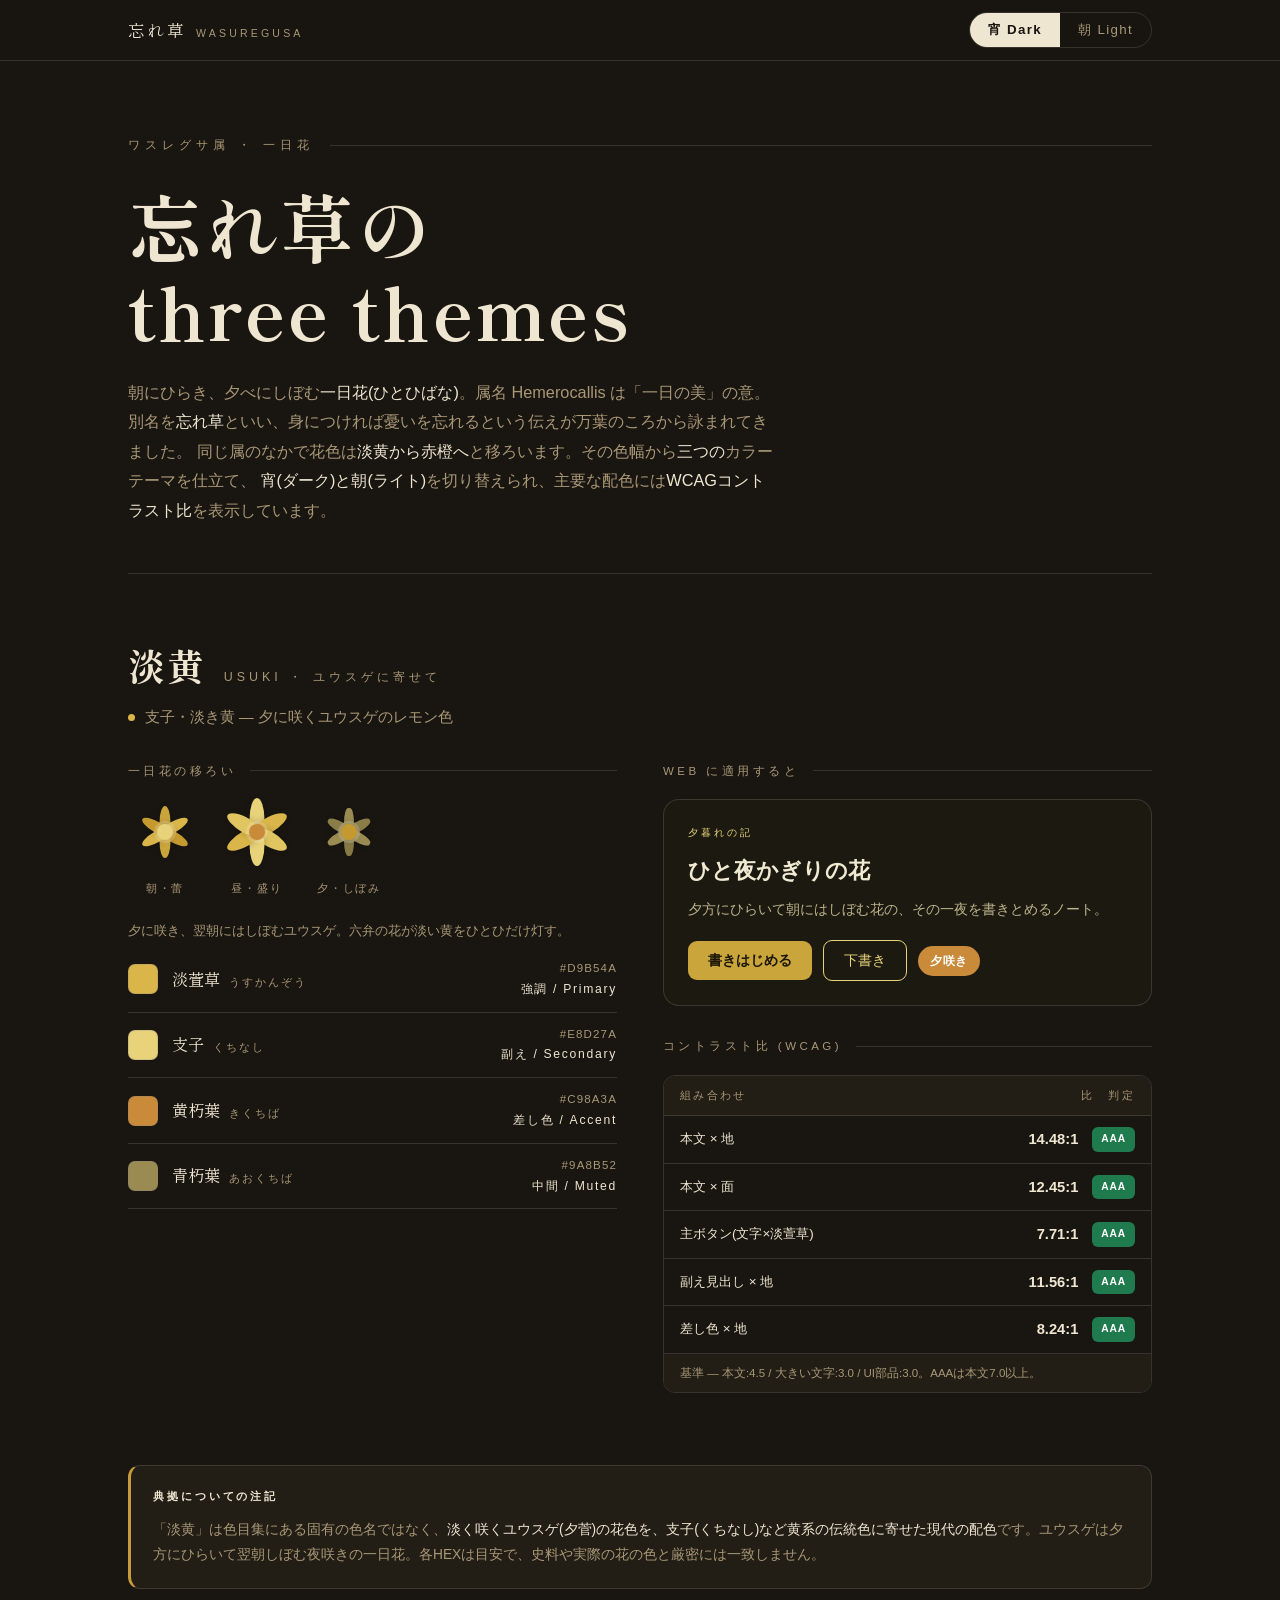
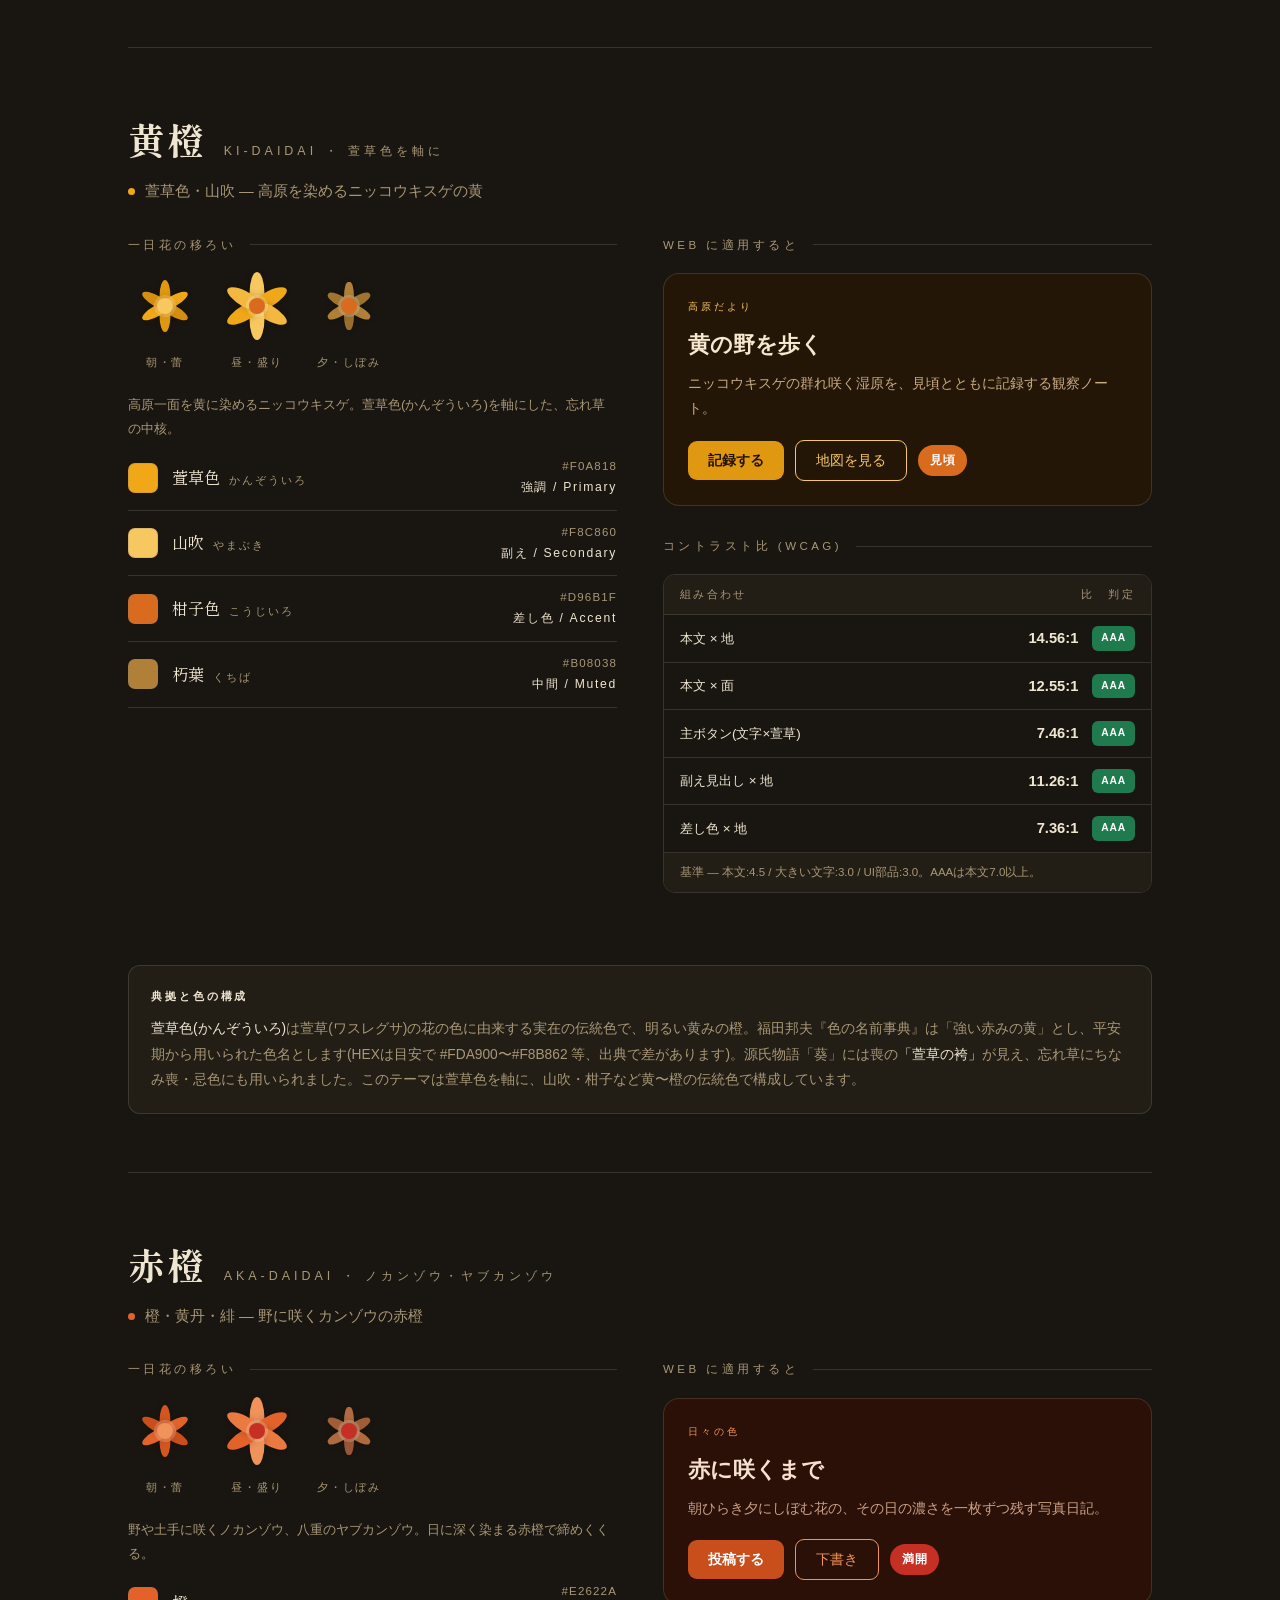
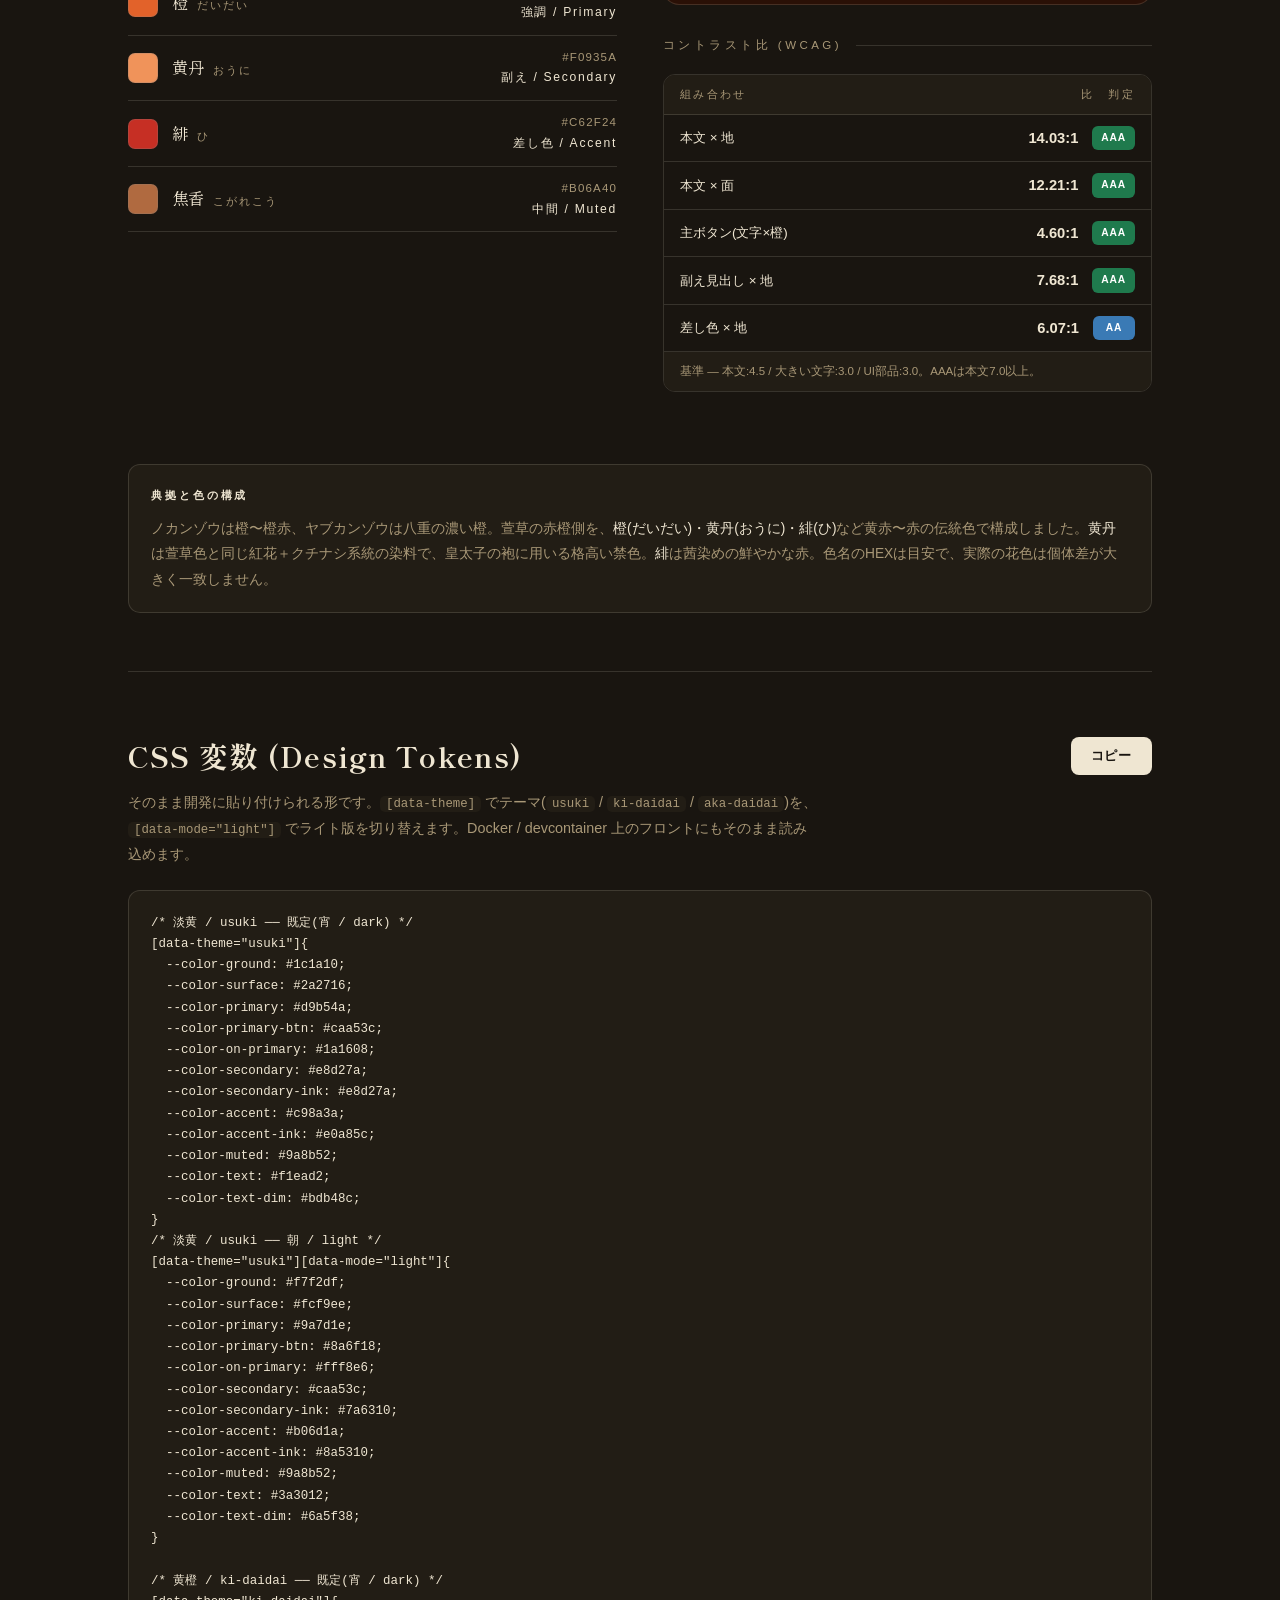
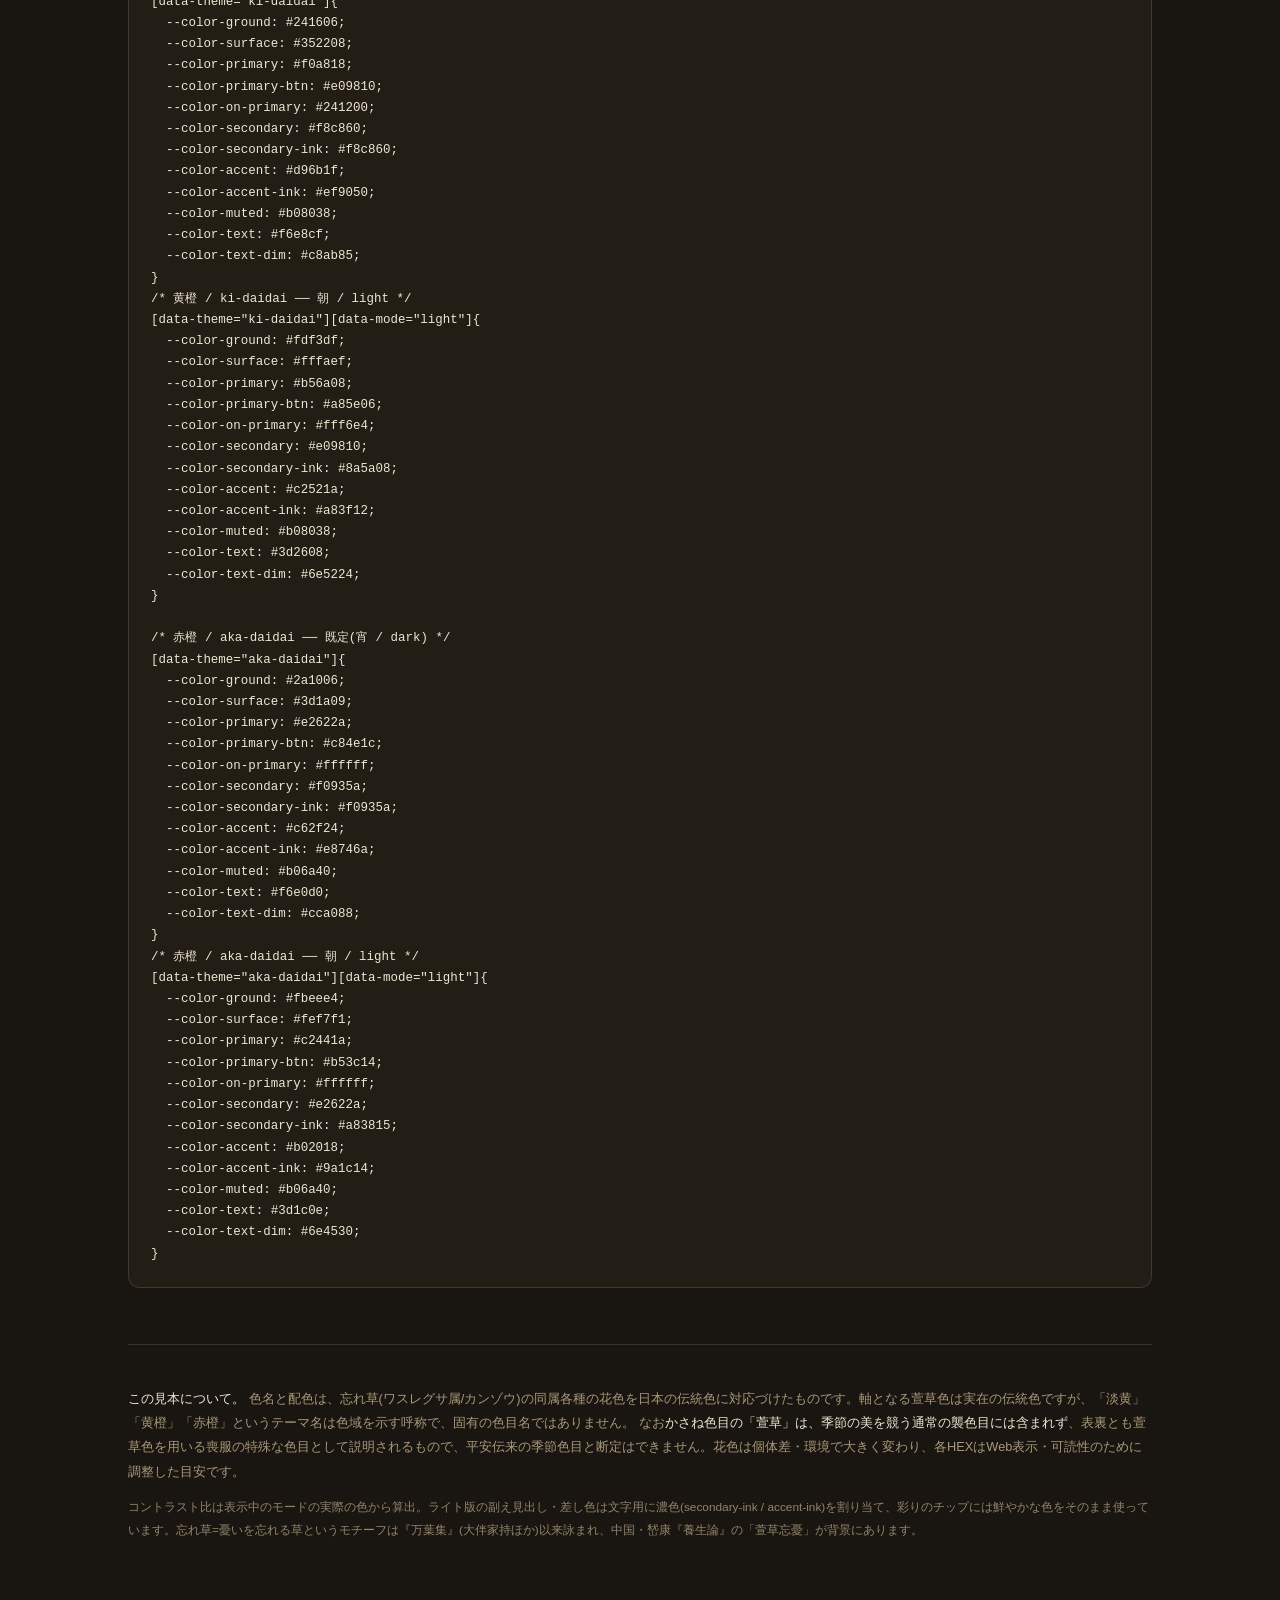
<file: CSS/color-theme/忘れ草の淡黄・黄橙・赤橙.html>
<!DOCTYPE html>
<html lang="ja" data-mode="dark">
<head>
<meta charset="UTF-8">
<meta name="viewport" content="width=device-width, initial-scale=1.0">
<title>忘れ草のカラーテーマ ― 淡黄・黄橙・赤橙</title>
<link rel="preconnect" href="https://fonts.googleapis.com">
<link rel="preconnect" href="https://fonts.gstatic.com" crossorigin>
<link href="https://fonts.googleapis.com/css2?family=Shippori+Mincho+B1:wght@500;600;700&family=Zen+Kaku+Gothic+New:wght@400;500;700&display=swap" rel="stylesheet">
<style>
  /* ============ ページ共通(クローム) ============ */
  html[data-mode="dark"]{
    --page-bg:#191510; --page-ink:#efe6d2; --page-dim:#a99877;
    --hair:rgba(239,230,210,.14); --panel:#221d15;
  }
  html[data-mode="light"]{
    --page-bg:#ece4d0; --page-ink:#2c2410; --page-dim:#6f6244;
    --hair:rgba(44,36,16,.16); --panel:#f3ecda;
  }
  :root{
    --serif:"Shippori Mincho B1",serif;
    --sans:"Zen Kaku Gothic New",sans-serif;
  }

  /* ============ ① 淡黄(ユウスゲ) ============ */
  .theme.t1{
    --color-ground:#1c1a10; --color-surface:#2a2716;
    --color-primary:#d9b54a; --color-primary-btn:#caa53c; --color-on-primary:#1a1608;
    --color-secondary:#e8d27a; --color-secondary-ink:#e8d27a;
    --color-accent:#c98a3a;   --color-accent-ink:#e0a85c;
    --color-muted:#9a8b52; --color-text:#f1ead2; --color-text-dim:#bdb48c;
  }
  html[data-mode="light"] .theme.t1{
    --color-ground:#f7f2df; --color-surface:#fcf9ee;
    --color-primary:#9a7d1e; --color-primary-btn:#8a6f18; --color-on-primary:#fff8e6;
    --color-secondary:#caa53c; --color-secondary-ink:#7a6310;
    --color-accent:#b06d1a;   --color-accent-ink:#8a5310;
    --color-muted:#9a8b52; --color-text:#3a3012; --color-text-dim:#6a5f38;
  }

  /* ============ ② 黄橙(ニッコウキスゲ・萱草色軸) ============ */
  .theme.t2{
    --color-ground:#241606; --color-surface:#352208;
    --color-primary:#f0a818; --color-primary-btn:#e09810; --color-on-primary:#241200;
    --color-secondary:#f8c860; --color-secondary-ink:#f8c860;
    --color-accent:#d96b1f;   --color-accent-ink:#ef9050;
    --color-muted:#b08038; --color-text:#f6e8cf; --color-text-dim:#c8ab85;
  }
  html[data-mode="light"] .theme.t2{
    --color-ground:#fdf3df; --color-surface:#fffaef;
    --color-primary:#b56a08; --color-primary-btn:#a85e06; --color-on-primary:#fff6e4;
    --color-secondary:#e09810; --color-secondary-ink:#8a5a08;
    --color-accent:#c2521a;   --color-accent-ink:#a83f12;
    --color-muted:#b08038; --color-text:#3d2608; --color-text-dim:#6e5224;
  }

  /* ============ ③ 赤橙(ノカンゾウ・ヤブカンゾウ) ============ */
  .theme.t3{
    --color-ground:#2a1006; --color-surface:#3d1a09;
    --color-primary:#e2622a; --color-primary-btn:#c84e1c; --color-on-primary:#fff;
    --color-secondary:#f0935a; --color-secondary-ink:#f0935a;
    --color-accent:#c62f24;   --color-accent-ink:#e8746a;
    --color-muted:#b06a40; --color-text:#f6e0d0; --color-text-dim:#cca088;
  }
  html[data-mode="light"] .theme.t3{
    --color-ground:#fbeee4; --color-surface:#fef7f1;
    --color-primary:#c2441a; --color-primary-btn:#b53c14; --color-on-primary:#fff;
    --color-secondary:#e2622a; --color-secondary-ink:#a83815;
    --color-accent:#b02018;   --color-accent-ink:#9a1c14;
    --color-muted:#b06a40; --color-text:#3d1c0e; --color-text-dim:#6e4530;
  }

  *{box-sizing:border-box;margin:0;padding:0}
  html{scroll-behavior:smooth;min-height:100%;background:var(--page-bg);transition:background .5s ease}
  /* ビューポート全体を覆う固定背景レイヤー(描画環境に依存せず確実に切替) */
  body::before{content:"";position:fixed;inset:0;z-index:-1;background:var(--page-bg);transition:background .5s ease}
  body{
    background:var(--page-bg); color:var(--page-ink);
    min-height:100vh; font-family:var(--sans); line-height:1.8;
    -webkit-font-smoothing:antialiased; overflow-x:hidden;
    transition:background .5s ease,color .5s ease;
  }
  .wrap{max-width:1080px;margin:0 auto;padding:0 28px}

  /* ── トグル ── */
  .topbar{position:sticky;top:0;z-index:50;background:var(--panel);background:color-mix(in srgb,var(--page-bg) 88%,transparent);backdrop-filter:blur(10px);border-bottom:1px solid var(--hair)}
  .topbar .wrap{display:flex;align-items:center;justify-content:space-between;height:60px}
  .brand{font-family:var(--serif);font-size:1.05rem;letter-spacing:.14em}
  .brand small{color:var(--page-dim);font-family:var(--sans);font-size:.66rem;letter-spacing:.3em;margin-left:10px}
  .toggle{display:inline-flex;border:1px solid var(--hair);border-radius:999px;overflow:hidden;font-size:.78rem}
  .toggle button{background:transparent;border:none;color:var(--page-dim);font-family:var(--sans);padding:8px 18px;cursor:pointer;letter-spacing:.1em;transition:background .2s,color .2s}
  .toggle button[aria-pressed="true"]{background:var(--page-ink);color:var(--page-bg);font-weight:700}

  /* ── ヘッダー ── */
  header{padding:74px 0 48px}
  .eyebrow{font-size:.74rem;letter-spacing:.42em;color:var(--page-dim);text-transform:uppercase;display:flex;align-items:center;gap:16px;margin-bottom:28px}
  .eyebrow::after{content:"";flex:1;height:1px;background:var(--hair)}
  h1{font-family:var(--serif);font-weight:700;font-size:clamp(2.4rem,6.5vw,4.6rem);line-height:1.14;letter-spacing:.03em}
  .lead{margin-top:26px;max-width:40em;font-size:1.02rem;color:var(--page-dim)}
  .lead b{color:var(--page-ink);font-weight:500}

  /* ── テーマ縦並び ── */
  .theme{padding:58px 0;border-top:1px solid var(--hair)}
  .theme-head{display:flex;align-items:baseline;gap:18px;flex-wrap:wrap}
  .theme-name{font-family:var(--serif);font-weight:700;font-size:2.3rem;letter-spacing:.05em}
  .theme-yomi{font-size:.78rem;letter-spacing:.32em;color:var(--page-dim)}
  .theme-tag{margin-top:6px;font-size:.92rem;color:var(--page-dim);display:flex;align-items:center;gap:10px}
  .dot{width:7px;height:7px;border-radius:50%;flex:none}

  .grid{display:grid;grid-template-columns:1fr 1fr;gap:46px;margin-top:30px;align-items:start}

  /* ════════ 署名ビジュアル：一日花の移ろい(メイン) ════════ */
  /* 朝開いて夕方しぼむ一日花を、つぼみ→開花→しぼみの流れで見せる */
  .dayflower{display:flex;align-items:flex-end;gap:18px;padding:14px 0 4px}
  .stage{display:flex;flex-direction:column;align-items:center;gap:10px;flex:none}
  .bloom{
    width:74px;height:74px;position:relative;
    opacity:0;animation:dawn .8s cubic-bezier(.2,.8,.2,1) forwards;
    transition:transform .45s cubic-bezier(.2,.8,.2,1);
  }
  /* 六弁の花びら(サブ要素)。放射状に配置 */
  .petal{
    position:absolute;left:50%;top:50%;
    width:15px;height:34px;border-radius:50% 50% 48% 48%/64% 64% 36% 36%;
    transform-origin:50% 100%;
    box-shadow:0 2px 7px rgba(0,0,0,.20);
  }
  .core{position:absolute;left:50%;top:50%;width:16px;height:16px;border-radius:50%;transform:translate(-50%,-50%);z-index:3;box-shadow:0 0 0 3px rgba(255,255,255,.18)}
  /* 各段階のつぼみ/開花/しぼみは個別クラスで制御 */
  .stage-label{font-size:.68rem;letter-spacing:.18em;color:var(--page-dim)}
  .bloom:hover{transform:scale(1.08) rotate(4deg)}
  @keyframes dawn{to{opacity:1}}

  /* つぼみ：花びらを内側に閉じる */
  .s-bud .petal{height:26px;width:11px}
  /* しぼみ：花びらを下に垂らし縮める */
  .s-wilt{opacity:.62}
  .s-wilt .petal{height:24px;width:10px;border-radius:50% 50% 60% 60%/72% 72% 28% 28%}

  .caption{font-size:.84rem;color:var(--page-dim);margin-top:16px}

  /* ── 色一覧 ── */
  .swatches{margin-top:4px}
  .sw{display:grid;grid-template-columns:30px 1fr auto;align-items:center;gap:14px;padding:11px 0;border-bottom:1px solid var(--hair)}
  .sw-chip{width:30px;height:30px;border-radius:7px;border:1px solid rgba(128,128,128,.25)}
  .sw-name{font-family:var(--serif);font-size:1.02rem}
  .sw-name span{font-family:var(--sans);font-size:.7rem;letter-spacing:.18em;color:var(--page-dim);margin-left:9px}
  .sw-meta{text-align:right;font-size:.72rem;letter-spacing:.1em;color:var(--page-dim)}
  .sw-meta .role{display:block;color:var(--page-ink);font-size:.76rem;letter-spacing:.14em}

  .mini-h{margin-top:30px;font-size:.72rem;letter-spacing:.3em;text-transform:uppercase;color:var(--page-dim);display:flex;align-items:center;gap:14px}
  .mini-h:first-child{margin-top:0}
  .mini-h::after{content:"";flex:1;height:1px;background:var(--hair)}

  /* ── 適用プレビュー ── */
  .mock{margin-top:18px;border-radius:16px;padding:24px;border:1px solid var(--hair);background:var(--color-ground);color:var(--color-text);transition:background .5s,color .5s}
  .mock .m-eyebrow{font-size:.64rem;letter-spacing:.3em;text-transform:uppercase;color:var(--color-secondary-ink)}
  .mock .m-title{font-family:var(--serif);font-size:1.4rem;margin:8px 0 6px;font-weight:600}
  .mock .m-body{font-size:.88rem;color:var(--color-text-dim);margin-bottom:18px}
  .mock .m-row{display:flex;gap:11px;align-items:center;flex-wrap:wrap}
  .m-btn{border:none;border-radius:9px;padding:10px 20px;font-family:var(--sans);font-weight:700;font-size:.88rem;cursor:pointer;transition:transform .15s,filter .15s;background:var(--color-primary-btn);color:var(--color-on-primary)}
  .m-btn:hover{transform:translateY(-2px);filter:brightness(1.08)}
  .m-btn.ghost{background:transparent;border:1.5px solid var(--color-secondary-ink);color:var(--color-secondary-ink);font-weight:500}
  .m-pill{font-size:.72rem;padding:5px 12px;border-radius:999px;font-weight:700;letter-spacing:.06em;background:var(--color-accent);color:#fff}

  /* ── コントラスト表 ── */
  .ctab{margin-top:18px;border:1px solid var(--hair);border-radius:12px;overflow:hidden}
  .ctab .row{display:grid;grid-template-columns:1fr auto auto;align-items:center;gap:14px;padding:10px 16px;font-size:.84rem;border-bottom:1px solid var(--hair)}
  .ctab .row:last-child{border-bottom:none}
  .ctab .row.head{font-size:.66rem;letter-spacing:.22em;text-transform:uppercase;color:var(--page-dim);background:var(--panel)}
  .c-ratio{font-variant-numeric:tabular-nums;font-weight:700;font-size:.92rem}
  .badge{font-size:.64rem;font-weight:700;letter-spacing:.08em;padding:3px 9px;border-radius:6px;min-width:42px;text-align:center}
  .badge.AAA{background:#1f7a4d;color:#fff}
  .badge.AA{background:#3a7ab5;color:#fff}
  .badge.NG{background:#b23b3b;color:#fff}
  .ctab .note-line{padding:9px 16px;font-size:.72rem;color:var(--page-dim);background:var(--panel)}

  /* ── 典拠メモ ── */
  .note{margin-top:26px;padding:20px 22px;border-radius:12px;background:var(--panel);border:1px solid var(--hair);font-size:.86rem;color:var(--page-dim);line-height:1.85;grid-column:1 / -1}
  .note h4{font-size:.7rem;letter-spacing:.26em;text-transform:uppercase;color:var(--page-ink);margin-bottom:10px;font-weight:700}
  .note b{color:var(--page-ink);font-weight:500}
  .note.caveat{border-left:3px solid #c79a3a}

  /* ── トークン ── */
  .tokens{padding:58px 0 20px;border-top:1px solid var(--hair)}
  .tokens-head{display:flex;align-items:center;justify-content:space-between;gap:20px;flex-wrap:wrap;margin-bottom:8px}
  .tokens h2{font-family:var(--serif);font-size:1.8rem;font-weight:700;letter-spacing:.04em}
  .tokens p{color:var(--page-dim);font-size:.9rem;max-width:48em;margin-bottom:22px}
  .tokens code{font-family:ui-monospace,Menlo,Consolas,monospace;font-size:.86em;background:var(--panel);padding:1px 6px;border-radius:5px}
  .copy-btn{background:var(--page-ink);color:var(--page-bg);border:none;border-radius:8px;padding:10px 20px;font-family:var(--sans);font-weight:700;font-size:.82rem;letter-spacing:.06em;cursor:pointer;transition:filter .2s}
  .copy-btn:hover{filter:brightness(1.1)}
  pre{background:var(--panel);border:1px solid var(--hair);border-radius:12px;padding:22px;overflow-x:auto;font-family:ui-monospace,Menlo,Consolas,monospace;font-size:.78rem;line-height:1.7;color:var(--page-ink)}

  footer{border-top:1px solid var(--hair);margin-top:36px;padding:42px 0 70px;font-size:.8rem;color:var(--page-dim);line-height:1.9}
  footer b{color:var(--page-ink);font-weight:500}
  footer .src{margin-top:12px;font-size:.74rem;opacity:.85}

  @media(max-width:780px){
    .grid{grid-template-columns:1fr;gap:30px}
  }
  @media(prefers-reduced-motion:reduce){
    .bloom{animation:none;opacity:1}
    .s-wilt{opacity:.62}
    body,.mock{transition:none}
    html{scroll-behavior:auto}
  }
</style>
</head>
<body>

<div class="topbar">
  <div class="wrap">
    <div class="brand">忘れ草<small>WASUREGUSA</small></div>
    <div class="toggle" role="group" aria-label="表示モード切替">
      <button id="btn-dark" aria-pressed="true" onclick="setMode('dark')">宵 Dark</button>
      <button id="btn-light" aria-pressed="false" onclick="setMode('light')">朝 Light</button>
    </div>
  </div>
</div>

<div class="wrap">
  <header>
    <div class="eyebrow">ワスレグサ属 ・ 一日花</div>
    <h1>忘れ草の<br>three themes</h1>
    <p class="lead">
      朝にひらき、夕べにしぼむ<b>一日花(ひとひばな)</b>。属名 Hemerocallis は「一日の美」の意。
      別名を<b>忘れ草</b>といい、身につければ憂いを忘れるという伝えが万葉のころから詠まれてきました。
      同じ属のなかで花色は<b>淡黄から赤橙へ</b>と移ろいます。その色幅から<b>三つの</b>カラーテーマを仕立て、
      <b>宵(ダーク)と朝(ライト)</b>を切り替えられ、主要な配色には<b>WCAGコントラスト比</b>を表示しています。
    </p>
  </header>
</div>

<div class="wrap">

  <!-- ───────── ① 淡黄 ───────── -->
  <section class="theme t1" id="theme-t1">
    <div class="theme-head"><span class="theme-name">淡黄</span><span class="theme-yomi">USUKI ・ ユウスゲに寄せて</span></div>
    <div class="theme-tag"><span class="dot" style="background:#d9b54a"></span>支子・淡き黄 ― 夕に咲くユウスゲのレモン色</div>

    <div class="grid">
      <div>
        <div class="mini-h">一日花の移ろい</div>
        <div class="dayflower" aria-label="淡黄・一日花のつぼみ/開花/しぼみ">
          <div class="stage">
            <div class="bloom s-bud" style="animation-delay:.05s">
              <span class="petal" style="background:#caa53c;transform:translate(-50%,-100%) rotate(0deg)"></span>
              <span class="petal" style="background:#d9b54a;transform:translate(-50%,-100%) rotate(60deg)"></span>
              <span class="petal" style="background:#c4992f;transform:translate(-50%,-100%) rotate(120deg)"></span>
              <span class="petal" style="background:#caa53c;transform:translate(-50%,-100%) rotate(180deg)"></span>
              <span class="petal" style="background:#d9b54a;transform:translate(-50%,-100%) rotate(240deg)"></span>
              <span class="petal" style="background:#c4992f;transform:translate(-50%,-100%) rotate(300deg)"></span>
              <span class="core" style="background:#e8d27a"></span>
            </div>
            <span class="stage-label">朝・蕾</span>
          </div>
          <div class="stage">
            <div class="bloom" style="animation-delay:.14s">
              <span class="petal" style="background:#e8d27a;transform:translate(-50%,-100%) rotate(0deg)"></span>
              <span class="petal" style="background:#d9b54a;transform:translate(-50%,-100%) rotate(60deg)"></span>
              <span class="petal" style="background:#e0c560;transform:translate(-50%,-100%) rotate(120deg)"></span>
              <span class="petal" style="background:#e8d27a;transform:translate(-50%,-100%) rotate(180deg)"></span>
              <span class="petal" style="background:#d9b54a;transform:translate(-50%,-100%) rotate(240deg)"></span>
              <span class="petal" style="background:#e0c560;transform:translate(-50%,-100%) rotate(300deg)"></span>
              <span class="core" style="background:#c98a3a"></span>
            </div>
            <span class="stage-label">昼・盛り</span>
          </div>
          <div class="stage">
            <div class="bloom s-wilt" style="animation-delay:.23s">
              <span class="petal" style="background:#9a8b52;transform:translate(-50%,-100%) rotate(0deg)"></span>
              <span class="petal" style="background:#8a7d48;transform:translate(-50%,-100%) rotate(60deg)"></span>
              <span class="petal" style="background:#9a8b52;transform:translate(-50%,-100%) rotate(120deg)"></span>
              <span class="petal" style="background:#857a44;transform:translate(-50%,-100%) rotate(180deg)"></span>
              <span class="petal" style="background:#9a8b52;transform:translate(-50%,-100%) rotate(240deg)"></span>
              <span class="petal" style="background:#8a7d48;transform:translate(-50%,-100%) rotate(300deg)"></span>
              <span class="core" style="background:#c4992f"></span>
            </div>
            <span class="stage-label">夕・しぼみ</span>
          </div>
        </div>
        <p class="caption">夕に咲き、翌朝にはしぼむユウスゲ。六弁の花が淡い黄をひとひだけ灯す。</p>

        <div class="swatches">
          <div class="sw"><span class="sw-chip" style="background:#d9b54a"></span><span class="sw-name">淡萱草<span>うすかんぞう</span></span><span class="sw-meta">#D9B54A<span class="role">強調 / Primary</span></span></div>
          <div class="sw"><span class="sw-chip" style="background:#e8d27a"></span><span class="sw-name">支子<span>くちなし</span></span><span class="sw-meta">#E8D27A<span class="role">副え / Secondary</span></span></div>
          <div class="sw"><span class="sw-chip" style="background:#c98a3a"></span><span class="sw-name">黄朽葉<span>きくちば</span></span><span class="sw-meta">#C98A3A<span class="role">差し色 / Accent</span></span></div>
          <div class="sw"><span class="sw-chip" style="background:#9a8b52"></span><span class="sw-name">青朽葉<span>あおくちば</span></span><span class="sw-meta">#9A8B52<span class="role">中間 / Muted</span></span></div>
        </div>
      </div>

      <div>
        <div class="mini-h">Web に適用すると</div>
        <div class="mock">
          <div class="m-eyebrow">夕暮れの記</div>
          <div class="m-title">ひと夜かぎりの花</div>
          <p class="m-body">夕方にひらいて朝にはしぼむ花の、その一夜を書きとめるノート。</p>
          <div class="m-row"><button class="m-btn">書きはじめる</button><button class="m-btn ghost">下書き</button><span class="m-pill">夕咲き</span></div>
        </div>

        <div class="mini-h">コントラスト比 (WCAG)</div>
        <div class="ctab" data-theme-scope="theme-t1">
          <div class="row head"><span>組み合わせ</span><span>比</span><span>判定</span></div>
          <div class="row" data-fg="--color-text" data-bg="--color-ground" data-type="text"><span>本文 × 地</span><span class="c-ratio"></span><span class="badge"></span></div>
          <div class="row" data-fg="--color-text" data-bg="--color-surface" data-type="text"><span>本文 × 面</span><span class="c-ratio"></span><span class="badge"></span></div>
          <div class="row" data-fg="--color-on-primary" data-bg="--color-primary-btn" data-type="ui"><span>主ボタン(文字×淡萱草)</span><span class="c-ratio"></span><span class="badge"></span></div>
          <div class="row" data-fg="--color-secondary-ink" data-bg="--color-ground" data-type="large"><span>副え見出し × 地</span><span class="c-ratio"></span><span class="badge"></span></div>
          <div class="row" data-fg="--color-accent-ink" data-bg="--color-ground" data-type="text"><span>差し色 × 地</span><span class="c-ratio"></span><span class="badge"></span></div>
          <div class="note-line">基準 ― 本文:4.5 / 大きい文字:3.0 / UI部品:3.0。AAAは本文7.0以上。</div>
        </div>
      </div>

      <div class="note caveat">
        <h4>典拠についての注記</h4>
        <p>「淡黄」は色目集にある固有の色名ではなく、<b>淡く咲くユウスゲ(夕菅)の花色を、支子(くちなし)など黄系の伝統色に寄せた現代の配色</b>です。ユウスゲは夕方にひらいて翌朝しぼむ夜咲きの一日花。各HEXは目安で、史料や実際の花の色と厳密には一致しません。</p>
      </div>
    </div>
  </section>

  <!-- ───────── ② 黄橙 ───────── -->
  <section class="theme t2" id="theme-t2">
    <div class="theme-head"><span class="theme-name">黄橙</span><span class="theme-yomi">KI-DAIDAI ・ 萱草色を軸に</span></div>
    <div class="theme-tag"><span class="dot" style="background:#f0a818"></span>萱草色・山吹 ― 高原を染めるニッコウキスゲの黄</div>

    <div class="grid">
      <div>
        <div class="mini-h">一日花の移ろい</div>
        <div class="dayflower" aria-label="黄橙・一日花のつぼみ/開花/しぼみ">
          <div class="stage">
            <div class="bloom s-bud" style="animation-delay:.05s">
              <span class="petal" style="background:#e09810;transform:translate(-50%,-100%) rotate(0deg)"></span>
              <span class="petal" style="background:#f0a818;transform:translate(-50%,-100%) rotate(60deg)"></span>
              <span class="petal" style="background:#d68e10;transform:translate(-50%,-100%) rotate(120deg)"></span>
              <span class="petal" style="background:#e09810;transform:translate(-50%,-100%) rotate(180deg)"></span>
              <span class="petal" style="background:#f0a818;transform:translate(-50%,-100%) rotate(240deg)"></span>
              <span class="petal" style="background:#d68e10;transform:translate(-50%,-100%) rotate(300deg)"></span>
              <span class="core" style="background:#f8c860"></span>
            </div>
            <span class="stage-label">朝・蕾</span>
          </div>
          <div class="stage">
            <div class="bloom" style="animation-delay:.14s">
              <span class="petal" style="background:#f8c860;transform:translate(-50%,-100%) rotate(0deg)"></span>
              <span class="petal" style="background:#f0a818;transform:translate(-50%,-100%) rotate(60deg)"></span>
              <span class="petal" style="background:#f4b840;transform:translate(-50%,-100%) rotate(120deg)"></span>
              <span class="petal" style="background:#f8c860;transform:translate(-50%,-100%) rotate(180deg)"></span>
              <span class="petal" style="background:#f0a818;transform:translate(-50%,-100%) rotate(240deg)"></span>
              <span class="petal" style="background:#f4b840;transform:translate(-50%,-100%) rotate(300deg)"></span>
              <span class="core" style="background:#d96b1f"></span>
            </div>
            <span class="stage-label">昼・盛り</span>
          </div>
          <div class="stage">
            <div class="bloom s-wilt" style="animation-delay:.23s">
              <span class="petal" style="background:#b08038;transform:translate(-50%,-100%) rotate(0deg)"></span>
              <span class="petal" style="background:#a07430;transform:translate(-50%,-100%) rotate(60deg)"></span>
              <span class="petal" style="background:#b08038;transform:translate(-50%,-100%) rotate(120deg)"></span>
              <span class="petal" style="background:#986e2c;transform:translate(-50%,-100%) rotate(180deg)"></span>
              <span class="petal" style="background:#b08038;transform:translate(-50%,-100%) rotate(240deg)"></span>
              <span class="petal" style="background:#a07430;transform:translate(-50%,-100%) rotate(300deg)"></span>
              <span class="core" style="background:#d96b1f"></span>
            </div>
            <span class="stage-label">夕・しぼみ</span>
          </div>
        </div>
        <p class="caption">高原一面を黄に染めるニッコウキスゲ。萱草色(かんぞういろ)を軸にした、忘れ草の中核。</p>

        <div class="swatches">
          <div class="sw"><span class="sw-chip" style="background:#f0a818"></span><span class="sw-name">萱草色<span>かんぞういろ</span></span><span class="sw-meta">#F0A818<span class="role">強調 / Primary</span></span></div>
          <div class="sw"><span class="sw-chip" style="background:#f8c860"></span><span class="sw-name">山吹<span>やまぶき</span></span><span class="sw-meta">#F8C860<span class="role">副え / Secondary</span></span></div>
          <div class="sw"><span class="sw-chip" style="background:#d96b1f"></span><span class="sw-name">柑子色<span>こうじいろ</span></span><span class="sw-meta">#D96B1F<span class="role">差し色 / Accent</span></span></div>
          <div class="sw"><span class="sw-chip" style="background:#b08038"></span><span class="sw-name">朽葉<span>くちば</span></span><span class="sw-meta">#B08038<span class="role">中間 / Muted</span></span></div>
        </div>
      </div>

      <div>
        <div class="mini-h">Web に適用すると</div>
        <div class="mock">
          <div class="m-eyebrow">高原だより</div>
          <div class="m-title">黄の野を歩く</div>
          <p class="m-body">ニッコウキスゲの群れ咲く湿原を、見頃とともに記録する観察ノート。</p>
          <div class="m-row"><button class="m-btn">記録する</button><button class="m-btn ghost">地図を見る</button><span class="m-pill">見頃</span></div>
        </div>

        <div class="mini-h">コントラスト比 (WCAG)</div>
        <div class="ctab" data-theme-scope="theme-t2">
          <div class="row head"><span>組み合わせ</span><span>比</span><span>判定</span></div>
          <div class="row" data-fg="--color-text" data-bg="--color-ground" data-type="text"><span>本文 × 地</span><span class="c-ratio"></span><span class="badge"></span></div>
          <div class="row" data-fg="--color-text" data-bg="--color-surface" data-type="text"><span>本文 × 面</span><span class="c-ratio"></span><span class="badge"></span></div>
          <div class="row" data-fg="--color-on-primary" data-bg="--color-primary-btn" data-type="ui"><span>主ボタン(文字×萱草)</span><span class="c-ratio"></span><span class="badge"></span></div>
          <div class="row" data-fg="--color-secondary-ink" data-bg="--color-ground" data-type="large"><span>副え見出し × 地</span><span class="c-ratio"></span><span class="badge"></span></div>
          <div class="row" data-fg="--color-accent-ink" data-bg="--color-ground" data-type="text"><span>差し色 × 地</span><span class="c-ratio"></span><span class="badge"></span></div>
          <div class="note-line">基準 ― 本文:4.5 / 大きい文字:3.0 / UI部品:3.0。AAAは本文7.0以上。</div>
        </div>
      </div>

      <div class="note">
        <h4>典拠と色の構成</h4>
        <p><b>萱草色(かんぞういろ)</b>は萱草(ワスレグサ)の花の色に由来する実在の伝統色で、明るい黄みの橙。福田邦夫『色の名前事典』は「強い赤みの黄」とし、平安期から用いられた色名とします(HEXは目安で #FDA900〜#F8B862 等、出典で差があります)。源氏物語「葵」には喪の<b>「萱草の袴」</b>が見え、忘れ草にちなみ喪・忌色にも用いられました。このテーマは萱草色を軸に、山吹・柑子など黄〜橙の伝統色で構成しています。</p>
      </div>
    </div>
  </section>

  <!-- ───────── ③ 赤橙 ───────── -->
  <section class="theme t3" id="theme-t3">
    <div class="theme-head"><span class="theme-name">赤橙</span><span class="theme-yomi">AKA-DAIDAI ・ ノカンゾウ・ヤブカンゾウ</span></div>
    <div class="theme-tag"><span class="dot" style="background:#e2622a"></span>橙・黄丹・緋 ― 野に咲くカンゾウの赤橙</div>

    <div class="grid">
      <div>
        <div class="mini-h">一日花の移ろい</div>
        <div class="dayflower" aria-label="赤橙・一日花のつぼみ/開花/しぼみ">
          <div class="stage">
            <div class="bloom s-bud" style="animation-delay:.05s">
              <span class="petal" style="background:#d4551f;transform:translate(-50%,-100%) rotate(0deg)"></span>
              <span class="petal" style="background:#e2622a;transform:translate(-50%,-100%) rotate(60deg)"></span>
              <span class="petal" style="background:#c84e1c;transform:translate(-50%,-100%) rotate(120deg)"></span>
              <span class="petal" style="background:#d4551f;transform:translate(-50%,-100%) rotate(180deg)"></span>
              <span class="petal" style="background:#e2622a;transform:translate(-50%,-100%) rotate(240deg)"></span>
              <span class="petal" style="background:#c84e1c;transform:translate(-50%,-100%) rotate(300deg)"></span>
              <span class="core" style="background:#f0935a"></span>
            </div>
            <span class="stage-label">朝・蕾</span>
          </div>
          <div class="stage">
            <div class="bloom" style="animation-delay:.14s">
              <span class="petal" style="background:#f0935a;transform:translate(-50%,-100%) rotate(0deg)"></span>
              <span class="petal" style="background:#e2622a;transform:translate(-50%,-100%) rotate(60deg)"></span>
              <span class="petal" style="background:#ea7a40;transform:translate(-50%,-100%) rotate(120deg)"></span>
              <span class="petal" style="background:#f0935a;transform:translate(-50%,-100%) rotate(180deg)"></span>
              <span class="petal" style="background:#e2622a;transform:translate(-50%,-100%) rotate(240deg)"></span>
              <span class="petal" style="background:#ea7a40;transform:translate(-50%,-100%) rotate(300deg)"></span>
              <span class="core" style="background:#c62f24"></span>
            </div>
            <span class="stage-label">昼・盛り</span>
          </div>
          <div class="stage">
            <div class="bloom s-wilt" style="animation-delay:.23s">
              <span class="petal" style="background:#b06a40;transform:translate(-50%,-100%) rotate(0deg)"></span>
              <span class="petal" style="background:#a05e38;transform:translate(-50%,-100%) rotate(60deg)"></span>
              <span class="petal" style="background:#b06a40;transform:translate(-50%,-100%) rotate(120deg)"></span>
              <span class="petal" style="background:#985634;transform:translate(-50%,-100%) rotate(180deg)"></span>
              <span class="petal" style="background:#b06a40;transform:translate(-50%,-100%) rotate(240deg)"></span>
              <span class="petal" style="background:#a05e38;transform:translate(-50%,-100%) rotate(300deg)"></span>
              <span class="core" style="background:#c62f24"></span>
            </div>
            <span class="stage-label">夕・しぼみ</span>
          </div>
        </div>
        <p class="caption">野や土手に咲くノカンゾウ、八重のヤブカンゾウ。日に深く染まる赤橙で締めくくる。</p>

        <div class="swatches">
          <div class="sw"><span class="sw-chip" style="background:#e2622a"></span><span class="sw-name">橙<span>だいだい</span></span><span class="sw-meta">#E2622A<span class="role">強調 / Primary</span></span></div>
          <div class="sw"><span class="sw-chip" style="background:#f0935a"></span><span class="sw-name">黄丹<span>おうに</span></span><span class="sw-meta">#F0935A<span class="role">副え / Secondary</span></span></div>
          <div class="sw"><span class="sw-chip" style="background:#c62f24"></span><span class="sw-name">緋<span>ひ</span></span><span class="sw-meta">#C62F24<span class="role">差し色 / Accent</span></span></div>
          <div class="sw"><span class="sw-chip" style="background:#b06a40"></span><span class="sw-name">焦香<span>こがれこう</span></span><span class="sw-meta">#B06A40<span class="role">中間 / Muted</span></span></div>
        </div>
      </div>

      <div>
        <div class="mini-h">Web に適用すると</div>
        <div class="mock">
          <div class="m-eyebrow">日々の色</div>
          <div class="m-title">赤に咲くまで</div>
          <p class="m-body">朝ひらき夕にしぼむ花の、その日の濃さを一枚ずつ残す写真日記。</p>
          <div class="m-row"><button class="m-btn">投稿する</button><button class="m-btn ghost">下書き</button><span class="m-pill">満開</span></div>
        </div>

        <div class="mini-h">コントラスト比 (WCAG)</div>
        <div class="ctab" data-theme-scope="theme-t3">
          <div class="row head"><span>組み合わせ</span><span>比</span><span>判定</span></div>
          <div class="row" data-fg="--color-text" data-bg="--color-ground" data-type="text"><span>本文 × 地</span><span class="c-ratio"></span><span class="badge"></span></div>
          <div class="row" data-fg="--color-text" data-bg="--color-surface" data-type="text"><span>本文 × 面</span><span class="c-ratio"></span><span class="badge"></span></div>
          <div class="row" data-fg="--color-on-primary" data-bg="--color-primary-btn" data-type="ui"><span>主ボタン(文字×橙)</span><span class="c-ratio"></span><span class="badge"></span></div>
          <div class="row" data-fg="--color-secondary-ink" data-bg="--color-ground" data-type="large"><span>副え見出し × 地</span><span class="c-ratio"></span><span class="badge"></span></div>
          <div class="row" data-fg="--color-accent-ink" data-bg="--color-ground" data-type="text"><span>差し色 × 地</span><span class="c-ratio"></span><span class="badge"></span></div>
          <div class="note-line">基準 ― 本文:4.5 / 大きい文字:3.0 / UI部品:3.0。AAAは本文7.0以上。</div>
        </div>
      </div>

      <div class="note">
        <h4>典拠と色の構成</h4>
        <p>ノカンゾウは橙〜橙赤、ヤブカンゾウは八重の濃い橙。萱草の赤橙側を、<b>橙(だいだい)・黄丹(おうに)・緋(ひ)</b>など黄赤〜赤の伝統色で構成しました。<b>黄丹</b>は萱草色と同じ紅花＋クチナシ系統の染料で、皇太子の袍に用いる格高い禁色。<b>緋</b>は茜染めの鮮やかな赤。色名のHEXは目安で、実際の花色は個体差が大きく一致しません。</p>
      </div>
    </div>
  </section>

</div>

<!-- ───────── トークン書き出し ───────── -->
<div class="wrap">
  <section class="tokens">
    <div class="tokens-head">
      <h2>CSS 変数 (Design Tokens)</h2>
      <button class="copy-btn" onclick="copyTokens()" id="copyBtn">コピー</button>
    </div>
    <p>そのまま開発に貼り付けられる形です。<code>[data-theme]</code> でテーマ(<code>usuki</code> / <code>ki-daidai</code> / <code>aka-daidai</code>)を、<code>[data-mode="light"]</code> でライト版を切り替えます。Docker / devcontainer 上のフロントにもそのまま読み込めます。</p>
    <pre id="tokenBlock"></pre>
  </section>
</div>

<div class="wrap">
  <footer>
    <b>この見本について。</b>
    色名と配色は、忘れ草(ワスレグサ属/カンゾウ)の同属各種の花色を日本の伝統色に対応づけたものです。軸となる萱草色は実在の伝統色ですが、「淡黄」「黄橙」「赤橙」というテーマ名は色域を示す呼称で、固有の色目名ではありません。
    なお<b>かさね色目の「萱草」は、季節の美を競う通常の襲色目には含まれず</b>、表裏とも萱草色を用いる喪服の特殊な色目として説明されるもので、平安伝来の季節色目と断定はできません。花色は個体差・環境で大きく変わり、各HEXはWeb表示・可読性のために調整した目安です。
    <div class="src">コントラスト比は表示中のモードの実際の色から算出。ライト版の副え見出し・差し色は文字用に濃色(secondary-ink / accent-ink)を割り当て、彩りのチップには鮮やかな色をそのまま使っています。忘れ草=憂いを忘れる草というモチーフは『万葉集』(大伴家持ほか)以来詠まれ、中国・嵆康『養生論』の「萱草忘憂」が背景にあります。</div>
  </footer>
</div>

<script>
  function setMode(mode){
    document.documentElement.dataset.mode=mode;
    document.getElementById('btn-dark').setAttribute('aria-pressed',mode==='dark');
    document.getElementById('btn-light').setAttribute('aria-pressed',mode==='light');
    requestAnimationFrame(()=>{updateAllContrast();renderTokens();});
  }
  function hexToRgb(h){
    h=h.trim().replace('#','');
    if(h.length===3) h=h.split('').map(c=>c+c).join('');
    return [0,2,4].map(i=>parseInt(h.substr(i,2),16));
  }
  function lum(h){
    const [r,g,b]=hexToRgb(h).map(v=>{v/=255;return v<=0.03928?v/12.92:Math.pow((v+0.055)/1.055,2.4);});
    return 0.2126*r+0.7152*g+0.0722*b;
  }
  function ratio(a,b){const l1=lum(a),l2=lum(b),hi=Math.max(l1,l2),lo=Math.min(l1,l2);return (hi+0.05)/(lo+0.05);}
  function judge(r,type){
    if(type==='ui'||type==='large') return r>=4.5?'AAA':(r>=3?'AA':'NG');
    return r>=7?'AAA':(r>=4.5?'AA':'NG');
  }
  function cssVar(el,name){return getComputedStyle(el).getPropertyValue(name).trim();}
  function updateAllContrast(){
    document.querySelectorAll('.ctab').forEach(tab=>{
      const scope=document.getElementById(tab.dataset.themeScope);
      tab.querySelectorAll('.row[data-fg]').forEach(row=>{
        const fg=cssVar(scope,row.dataset.fg), bg=cssVar(scope,row.dataset.bg);
        if(!fg||!bg) return;
        const r=ratio(fg,bg), j=judge(r,row.dataset.type);
        row.querySelector('.c-ratio').textContent=r.toFixed(2)+':1';
        const b=row.querySelector('.badge'); b.textContent=j; b.className='badge '+j;
      });
    });
  }

  const TOKENS={
    'usuki':{
      dark:{ground:'#1c1a10',surface:'#2a2716',primary:'#d9b54a','primary-btn':'#caa53c','on-primary':'#1a1608',secondary:'#e8d27a','secondary-ink':'#e8d27a',accent:'#c98a3a','accent-ink':'#e0a85c',muted:'#9a8b52',text:'#f1ead2','text-dim':'#bdb48c'},
      light:{ground:'#f7f2df',surface:'#fcf9ee',primary:'#9a7d1e','primary-btn':'#8a6f18','on-primary':'#fff8e6',secondary:'#caa53c','secondary-ink':'#7a6310',accent:'#b06d1a','accent-ink':'#8a5310',muted:'#9a8b52',text:'#3a3012','text-dim':'#6a5f38'}
    },
    'ki-daidai':{
      dark:{ground:'#241606',surface:'#352208',primary:'#f0a818','primary-btn':'#e09810','on-primary':'#241200',secondary:'#f8c860','secondary-ink':'#f8c860',accent:'#d96b1f','accent-ink':'#ef9050',muted:'#b08038',text:'#f6e8cf','text-dim':'#c8ab85'},
      light:{ground:'#fdf3df',surface:'#fffaef',primary:'#b56a08','primary-btn':'#a85e06','on-primary':'#fff6e4',secondary:'#e09810','secondary-ink':'#8a5a08',accent:'#c2521a','accent-ink':'#a83f12',muted:'#b08038',text:'#3d2608','text-dim':'#6e5224'}
    },
    'aka-daidai':{
      dark:{ground:'#2a1006',surface:'#3d1a09',primary:'#e2622a','primary-btn':'#c84e1c','on-primary':'#ffffff',secondary:'#f0935a','secondary-ink':'#f0935a',accent:'#c62f24','accent-ink':'#e8746a',muted:'#b06a40',text:'#f6e0d0','text-dim':'#cca088'},
      light:{ground:'#fbeee4',surface:'#fef7f1',primary:'#c2441a','primary-btn':'#b53c14','on-primary':'#ffffff',secondary:'#e2622a','secondary-ink':'#a83815',accent:'#b02018','accent-ink':'#9a1c14',muted:'#b06a40',text:'#3d1c0e','text-dim':'#6e4530'}
    }
  };
  const LABEL={'usuki':'淡黄 / usuki','ki-daidai':'黄橙 / ki-daidai','aka-daidai':'赤橙 / aka-daidai'};
  function tokenText(){
    let out='';
    for(const [theme,m] of Object.entries(TOKENS)){
      out+=`/* ${LABEL[theme]} ── 既定(宵 / dark) */\n[data-theme="${theme}"]{\n`;
      for(const [k,v] of Object.entries(m.dark)) out+=`  --color-${k}: ${v};\n`;
      out+=`}\n/* ${LABEL[theme]} ── 朝 / light */\n[data-theme="${theme}"][data-mode="light"]{\n`;
      for(const [k,v] of Object.entries(m.light)) out+=`  --color-${k}: ${v};\n`;
      out+=`}\n\n`;
    }
    return out.trimEnd();
  }
  function renderTokens(){document.getElementById('tokenBlock').textContent=tokenText();}
  function copyTokens(){
    const btn=document.getElementById('copyBtn');
    navigator.clipboard.writeText(tokenText()).then(()=>{
      btn.textContent='コピーしました ✓';setTimeout(()=>btn.textContent='コピー',1800);
    }).catch(()=>{btn.textContent='コピー不可';setTimeout(()=>btn.textContent='コピー',1800);});
  }
  updateAllContrast();
  renderTokens();
</script>
</body>
</html>
</file>
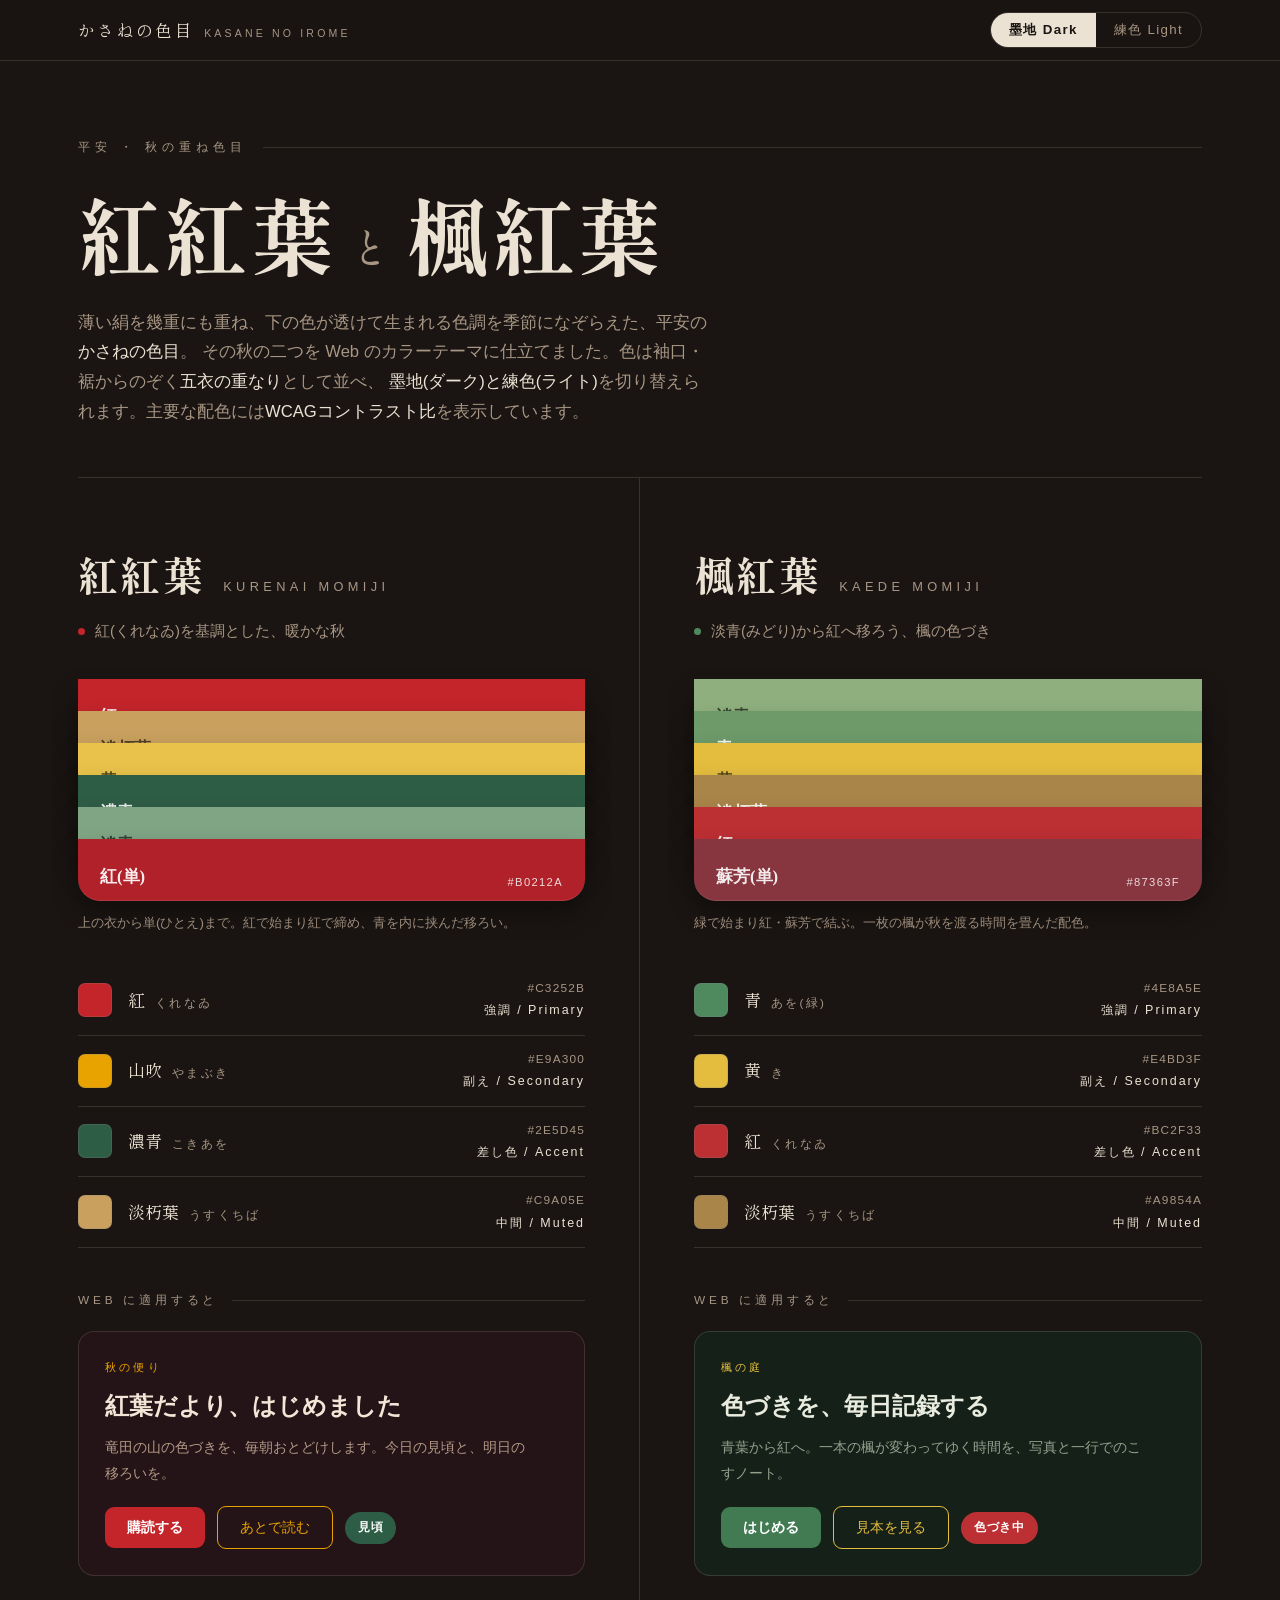
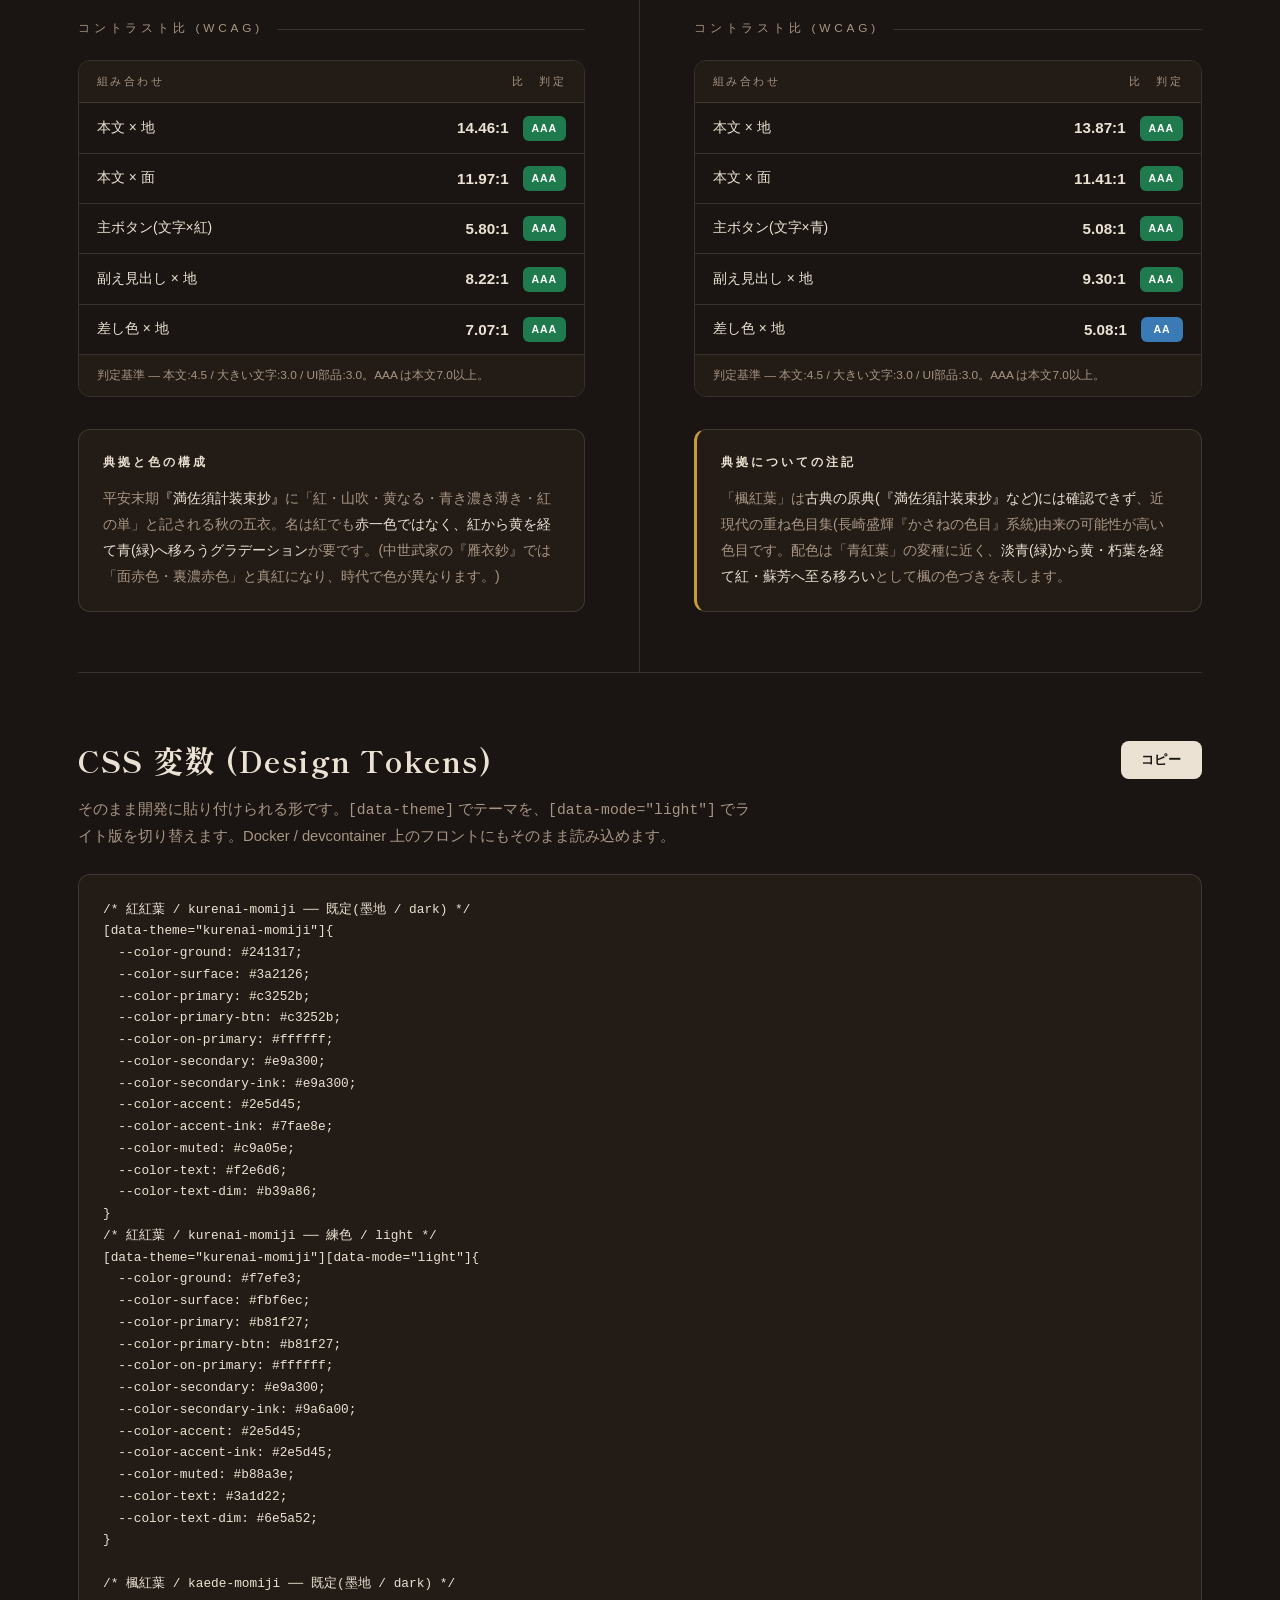
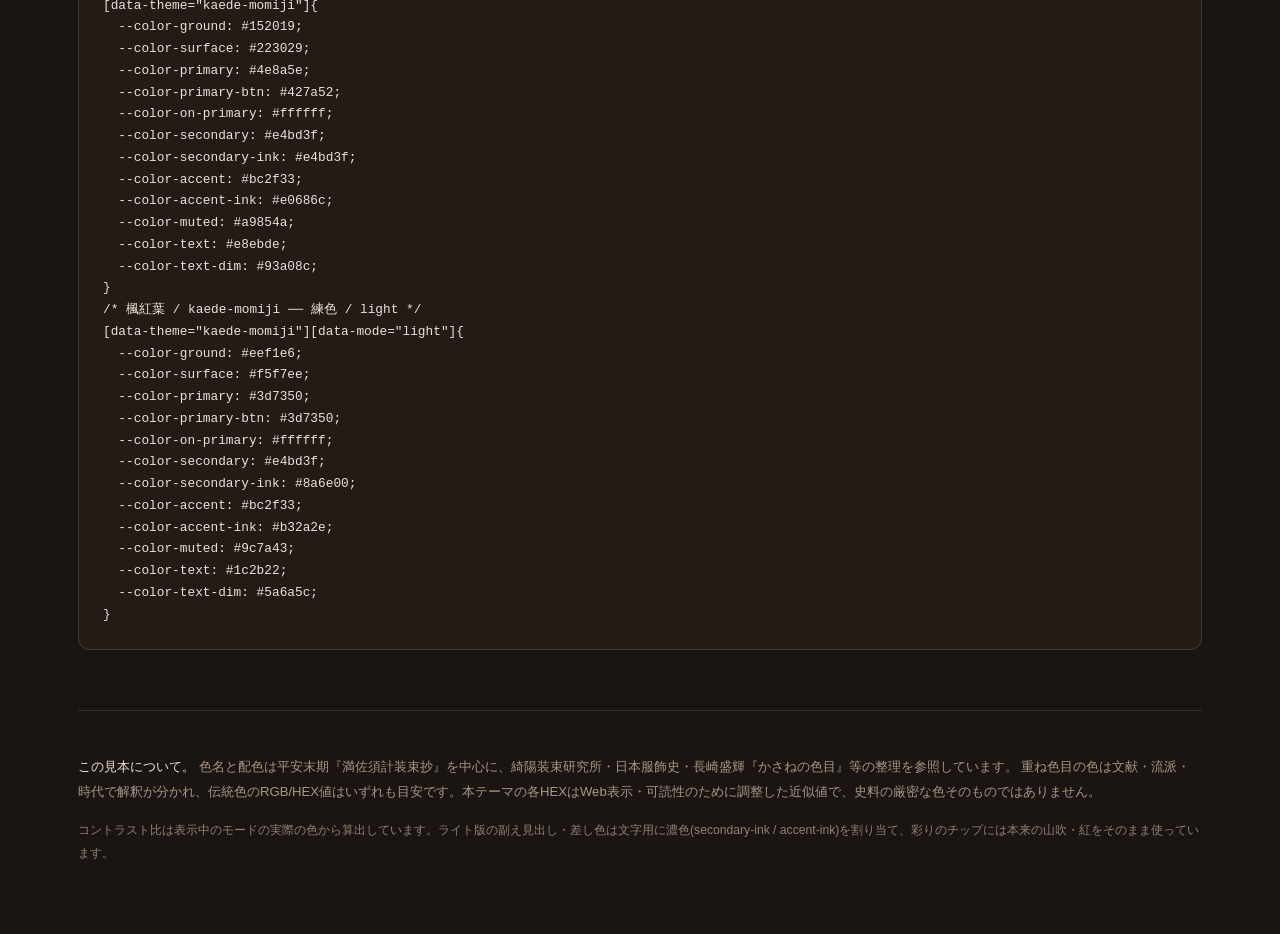
<file: CSS/color-theme/紅紅葉と楓紅葉.html>
<!DOCTYPE html>
<html lang="ja" data-mode="dark">
<head>
<meta charset="UTF-8">
<meta name="viewport" content="width=device-width, initial-scale=1.0">
<title>重ね色目のカラーテーマ ― 紅紅葉と楓紅葉</title>
<link rel="preconnect" href="https://fonts.googleapis.com">
<link rel="preconnect" href="https://fonts.gstatic.com" crossorigin>
<link href="https://fonts.googleapis.com/css2?family=Shippori+Mincho+B1:wght@500;600;700&family=Zen+Kaku+Gothic+New:wght@400;500;700&display=swap" rel="stylesheet">
<style>
  /* ============ ページ共通(クローム) ============ */
  html[data-mode="dark"]{
    --page-bg:#1a1512; --page-ink:#ece2d4; --page-dim:#a89684;
    --hair:rgba(236,226,212,.14); --panel:#221b16;
  }
  html[data-mode="light"]{
    --page-bg:#e9e1d3; --page-ink:#2a2118; --page-dim:#6f6354;
    --hair:rgba(40,30,20,.16); --panel:#f1eadd;
  }
  :root{
    --serif:"Shippori Mincho B1",serif;
    --sans:"Zen Kaku Gothic New",sans-serif;
  }

  /* ============ 紅紅葉 トークン ============ */
  .theme.kr{
    --color-ground:#241317; --color-surface:#3a2126;
    --color-primary:#c3252b; --color-primary-btn:#c3252b; --color-on-primary:#fff;
    --color-secondary:#e9a300; --color-secondary-ink:#e9a300;
    --color-accent:#2e5d45;   --color-accent-ink:#7fae8e;
    --color-muted:#c9a05e; --color-text:#f2e6d6; --color-text-dim:#b39a86;
  }
  html[data-mode="light"] .theme.kr{
    --color-ground:#f7efe3; --color-surface:#fbf6ec;
    --color-primary:#b81f27; --color-primary-btn:#b81f27; --color-on-primary:#fff;
    --color-secondary:#e9a300; --color-secondary-ink:#9a6a00;
    --color-accent:#2e5d45;   --color-accent-ink:#2e5d45;
    --color-muted:#b88a3e; --color-text:#3a1d22; --color-text-dim:#6e5a52;
  }

  /* ============ 楓紅葉 トークン ============ */
  .theme.kd{
    --color-ground:#152019; --color-surface:#223029;
    --color-primary:#4e8a5e; --color-primary-btn:#427a52; --color-on-primary:#fff;
    --color-secondary:#e4bd3f; --color-secondary-ink:#e4bd3f;
    --color-accent:#bc2f33;   --color-accent-ink:#e0686c;
    --color-muted:#a9854a; --color-text:#e8ebde; --color-text-dim:#93a08c;
  }
  html[data-mode="light"] .theme.kd{
    --color-ground:#eef1e6; --color-surface:#f5f7ee;
    --color-primary:#3d7350; --color-primary-btn:#3d7350; --color-on-primary:#fff;
    --color-secondary:#e4bd3f; --color-secondary-ink:#8a6e00;
    --color-accent:#bc2f33;   --color-accent-ink:#b32a2e;
    --color-muted:#9c7a43; --color-text:#1c2b22; --color-text-dim:#5a6a5c;
  }

  *{box-sizing:border-box;margin:0;padding:0}
  html{scroll-behavior:smooth;min-height:100%;background:var(--page-bg);transition:background .5s ease}
  /* ビューポート全体を覆う固定背景レイヤー(描画環境に依存せず確実に切替) */
  body::before{content:"";position:fixed;inset:0;z-index:-1;background:var(--page-bg);transition:background .5s ease}
  body{
    background:var(--page-bg); color:var(--page-ink);
    min-height:100vh;
    font-family:var(--sans); line-height:1.8;
    -webkit-font-smoothing:antialiased; overflow-x:hidden;
    transition:background .5s ease,color .5s ease;
  }
  .wrap{max-width:1180px;margin:0 auto;padding:0 28px}

  /* ── トグル ── */
  .topbar{
    position:sticky;top:0;z-index:50;
    background:var(--panel);
    background:color-mix(in srgb,var(--page-bg) 88%,transparent);
    backdrop-filter:blur(10px);
    border-bottom:1px solid var(--hair);
  }
  .topbar .wrap{display:flex;align-items:center;justify-content:space-between;height:60px}
  .brand{font-family:var(--serif);font-size:1.05rem;letter-spacing:.14em}
  .brand small{color:var(--page-dim);font-family:var(--sans);font-size:.66rem;letter-spacing:.3em;margin-left:10px}
  .toggle{
    display:inline-flex;border:1px solid var(--hair);border-radius:999px;
    overflow:hidden;font-size:.78rem;
  }
  .toggle button{
    background:transparent;border:none;color:var(--page-dim);
    font-family:var(--sans);padding:8px 18px;cursor:pointer;letter-spacing:.1em;
    transition:background .2s,color .2s;
  }
  .toggle button[aria-pressed="true"]{background:var(--page-ink);color:var(--page-bg);font-weight:700}

  /* ── ヘッダー ── */
  header{padding:76px 0 50px}
  .eyebrow{
    font-size:.74rem;letter-spacing:.42em;color:var(--page-dim);
    text-transform:uppercase;display:flex;align-items:center;gap:16px;margin-bottom:28px;
  }
  .eyebrow::after{content:"";flex:1;height:1px;background:var(--hair)}
  h1{font-family:var(--serif);font-weight:700;font-size:clamp(2.6rem,7vw,5.2rem);line-height:1.12;letter-spacing:.04em}
  h1 .amp{color:var(--page-dim);font-size:.5em;font-weight:500;margin:0 .28em;vertical-align:.12em}
  .lead{margin-top:28px;max-width:38em;font-size:1.04rem;color:var(--page-dim)}
  .lead b{color:var(--page-ink);font-weight:500}

  /* ── テーマ2列 ── */
  .themes{display:grid;grid-template-columns:1fr 1fr;border-top:1px solid var(--hair)}
  .theme{padding:60px 0;position:relative}
  .theme.kr{padding-right:54px;border-right:1px solid var(--hair)}
  .theme.kd{padding-left:54px}
  .theme-head{display:flex;align-items:baseline;gap:18px;margin-bottom:8px}
  .theme-name{font-family:var(--serif);font-weight:700;font-size:2.5rem;letter-spacing:.06em}
  .theme-yomi{font-size:.8rem;letter-spacing:.34em;color:var(--page-dim)}
  .theme-tag{margin-top:6px;font-size:.92rem;color:var(--page-dim);display:flex;align-items:center;gap:10px}
  .dot{width:7px;height:7px;border-radius:50%;flex:none}

  /* ── 署名：袖口の重なり ── */
  .sode{margin:34px 0 10px;position:relative;display:flex;flex-direction:column}
  .layer{
    height:62px;border-radius:0 0 22px 22px;margin-top:-30px;position:relative;
    box-shadow:0 -1px 0 rgba(255,255,255,.10) inset,0 14px 26px rgba(0,0,0,.30);
    display:flex;align-items:flex-end;justify-content:space-between;padding:0 22px 9px;
    transition:margin-top .55s cubic-bezier(.2,.8,.2,1),transform .4s cubic-bezier(.2,.8,.2,1);
    opacity:0;transform:translateY(-18px);animation:settle .7s cubic-bezier(.2,.8,.2,1) forwards;
  }
  .layer:first-child{margin-top:0}
  .layer .l-name{font-family:var(--serif);font-size:1.04rem;font-weight:600}
  .layer .l-hex{font-family:var(--sans);font-size:.7rem;letter-spacing:.12em;opacity:.9}
  .sode:hover .layer{margin-top:-12px}
  .sode:hover .layer:first-child{margin-top:0}
  .layer:hover{transform:translateY(-6px) scale(1.012);z-index:5}
  @keyframes settle{to{opacity:1;transform:translateY(0)}}
  .caption{font-size:.84rem;color:var(--page-dim);margin-top:8px}

  /* ── 色一覧 ── */
  .swatches{margin-top:30px}
  .sw{display:grid;grid-template-columns:34px 1fr auto;align-items:center;gap:16px;padding:13px 0;border-bottom:1px solid var(--hair)}
  .sw-chip{width:34px;height:34px;border-radius:7px;border:1px solid rgba(128,128,128,.25)}
  .sw-name{font-family:var(--serif);font-size:1.06rem}
  .sw-name span{font-family:var(--sans);font-size:.72rem;letter-spacing:.2em;color:var(--page-dim);margin-left:10px}
  .sw-meta{text-align:right;font-size:.74rem;letter-spacing:.1em;color:var(--page-dim)}
  .sw-meta .role{display:block;color:var(--page-ink);font-size:.78rem;letter-spacing:.16em}

  /* ── 小見出し ── */
  .mini-h{margin-top:42px;font-size:.74rem;letter-spacing:.32em;text-transform:uppercase;color:var(--page-dim);display:flex;align-items:center;gap:14px}
  .mini-h::after{content:"";flex:1;height:1px;background:var(--hair)}

  /* ── 適用プレビュー ── */
  .mock{margin-top:20px;border-radius:16px;padding:26px;border:1px solid var(--hair);background:var(--color-ground);color:var(--color-text);transition:background .5s,color .5s}
  .mock .m-eyebrow{font-size:.66rem;letter-spacing:.3em;text-transform:uppercase;color:var(--color-secondary-ink)}
  .mock .m-title{font-family:var(--serif);font-size:1.5rem;margin:8px 0 6px;font-weight:600}
  .mock .m-body{font-size:.9rem;color:var(--color-text-dim);margin-bottom:20px;max-width:30em}
  .mock .m-row{display:flex;gap:12px;align-items:center;flex-wrap:wrap}
  .m-btn{border:none;border-radius:9px;padding:11px 22px;font-family:var(--sans);font-weight:700;font-size:.9rem;cursor:pointer;transition:transform .15s,filter .15s;background:var(--color-primary-btn);color:var(--color-on-primary)}
  .m-btn:hover{transform:translateY(-2px);filter:brightness(1.07)}
  .m-btn.ghost{background:transparent;border:1.5px solid var(--color-secondary-ink);color:var(--color-secondary-ink);font-weight:500}
  .m-pill{font-size:.74rem;padding:5px 13px;border-radius:999px;font-weight:700;letter-spacing:.06em;background:var(--color-accent);color:#fff}
  html[data-mode="light"] .theme.kr .m-pill{color:#fff}

  /* ── コントラスト表 ── */
  .ctab{margin-top:20px;border:1px solid var(--hair);border-radius:12px;overflow:hidden}
  .ctab .row{display:grid;grid-template-columns:1fr auto auto;align-items:center;gap:14px;padding:11px 18px;font-size:.86rem;border-bottom:1px solid var(--hair)}
  .ctab .row:last-child{border-bottom:none}
  .ctab .row.head{font-size:.68rem;letter-spacing:.22em;text-transform:uppercase;color:var(--page-dim);background:var(--panel)}
  .c-ratio{font-variant-numeric:tabular-nums;font-weight:700;font-size:.95rem}
  .badge{font-size:.66rem;font-weight:700;letter-spacing:.08em;padding:3px 9px;border-radius:6px;min-width:42px;text-align:center}
  .badge.AAA{background:#1f7a4d;color:#fff}
  .badge.AA{background:#3a7ab5;color:#fff}
  .badge.NG{background:#b23b3b;color:#fff}
  .ctab .note-line{padding:10px 18px;font-size:.74rem;color:var(--page-dim);background:var(--panel)}

  /* ── 典拠メモ ── */
  .note{margin-top:32px;padding:22px 24px;border-radius:12px;background:var(--panel);border:1px solid var(--hair);font-size:.88rem;color:var(--page-dim);line-height:1.85}
  .note h4{font-size:.72rem;letter-spacing:.26em;text-transform:uppercase;color:var(--page-ink);margin-bottom:11px;font-weight:700}
  .note b{color:var(--page-ink);font-weight:500}
  .note.caveat{border-left:3px solid #c79a3a}

  /* ── トークン書き出し ── */
  .tokens{padding:60px 0 20px;border-top:1px solid var(--hair)}
  .tokens-head{display:flex;align-items:center;justify-content:space-between;gap:20px;flex-wrap:wrap;margin-bottom:8px}
  .tokens h2{font-family:var(--serif);font-size:1.9rem;font-weight:700;letter-spacing:.04em}
  .tokens p{color:var(--page-dim);font-size:.92rem;max-width:46em;margin-bottom:24px}
  .copy-btn{background:var(--page-ink);color:var(--page-bg);border:none;border-radius:8px;padding:10px 20px;font-family:var(--sans);font-weight:700;font-size:.82rem;letter-spacing:.06em;cursor:pointer;transition:filter .2s}
  .copy-btn:hover{filter:brightness(1.1)}
  pre{background:var(--panel);border:1px solid var(--hair);border-radius:12px;padding:24px;overflow-x:auto;font-family:ui-monospace,"SF Mono",Menlo,Consolas,monospace;font-size:.8rem;line-height:1.7;color:var(--page-ink)}
  pre .c-comment{color:var(--page-dim)}
  pre .c-prop{color:var(--color-accent-ink,#888)}

  footer{border-top:1px solid var(--hair);margin-top:40px;padding:44px 0 70px;font-size:.82rem;color:var(--page-dim);line-height:1.9}
  footer b{color:var(--page-ink);font-weight:500}
  footer .src{margin-top:14px;font-size:.76rem;opacity:.85}

  @media(max-width:820px){
    .themes{grid-template-columns:1fr}
    .theme.kr{padding-right:0;border-right:none;border-bottom:1px solid var(--hair)}
    .theme.kd{padding-left:0}
  }
  @media(prefers-reduced-motion:reduce){
    .layer{animation:none;opacity:1;transform:none}
    body,.mock{transition:none}
    html{scroll-behavior:auto}
  }
</style>
</head>
<body>

<div class="topbar">
  <div class="wrap">
    <div class="brand">かさねの色目<small>KASANE NO IROME</small></div>
    <div class="toggle" role="group" aria-label="表示モード切替">
      <button id="btn-dark" aria-pressed="true" onclick="setMode('dark')">墨地 Dark</button>
      <button id="btn-light" aria-pressed="false" onclick="setMode('light')">練色 Light</button>
    </div>
  </div>
</div>

<div class="wrap">
  <header>
    <div class="eyebrow">平安 ・ 秋の重ね色目</div>
    <h1>紅紅葉<span class="amp">と</span>楓紅葉</h1>
    <p class="lead">
      薄い絹を幾重にも重ね、下の色が透けて生まれる色調を季節になぞらえた、平安の<b>かさねの色目</b>。
      その秋の二つを Web のカラーテーマに仕立てました。色は袖口・裾からのぞく<b>五衣の重なり</b>として並べ、
      <b>墨地(ダーク)と練色(ライト)</b>を切り替えられます。主要な配色には<b>WCAGコントラスト比</b>を表示しています。
    </p>
  </header>
</div>

<div class="wrap">
  <div class="themes">

    <!-- ───────── 紅紅葉 ───────── -->
    <section class="theme kr" id="theme-kr">
      <div class="theme-head"><span class="theme-name">紅紅葉</span><span class="theme-yomi">KURENAI MOMIJI</span></div>
      <div class="theme-tag"><span class="dot" style="background:#c3252b"></span>紅(くれなゐ)を基調とした、暖かな秋</div>

      <div class="sode" aria-label="紅紅葉の五衣の重なり">
        <div class="layer" style="background:#c3252b;color:rgba(255,255,255,.92);animation-delay:.05s"><span class="l-name">紅</span><span class="l-hex">#C3252B</span></div>
        <div class="layer" style="background:#c9a05e;color:rgba(0,0,0,.6);animation-delay:.12s"><span class="l-name">淡朽葉</span><span class="l-hex">#C9A05E</span></div>
        <div class="layer" style="background:#e8c24a;color:rgba(0,0,0,.62);animation-delay:.19s"><span class="l-name">黄</span><span class="l-hex">#E8C24A</span></div>
        <div class="layer" style="background:#2e5d45;color:rgba(255,255,255,.9);animation-delay:.26s"><span class="l-name">濃青</span><span class="l-hex">#2E5D45</span></div>
        <div class="layer" style="background:#7fa585;color:rgba(0,0,0,.6);animation-delay:.33s"><span class="l-name">淡青</span><span class="l-hex">#7FA585</span></div>
        <div class="layer" style="background:#b0212a;color:rgba(255,255,255,.92);animation-delay:.40s"><span class="l-name">紅(単)</span><span class="l-hex">#B0212A</span></div>
      </div>
      <p class="caption">上の衣から単(ひとえ)まで。紅で始まり紅で締め、青を内に挟んだ移ろい。</p>

      <div class="swatches">
        <div class="sw"><span class="sw-chip" style="background:#c3252b"></span><span class="sw-name">紅<span>くれなゐ</span></span><span class="sw-meta">#C3252B<span class="role">強調 / Primary</span></span></div>
        <div class="sw"><span class="sw-chip" style="background:#e9a300"></span><span class="sw-name">山吹<span>やまぶき</span></span><span class="sw-meta">#E9A300<span class="role">副え / Secondary</span></span></div>
        <div class="sw"><span class="sw-chip" style="background:#2e5d45"></span><span class="sw-name">濃青<span>こきあを</span></span><span class="sw-meta">#2E5D45<span class="role">差し色 / Accent</span></span></div>
        <div class="sw"><span class="sw-chip" style="background:#c9a05e"></span><span class="sw-name">淡朽葉<span>うすくちば</span></span><span class="sw-meta">#C9A05E<span class="role">中間 / Muted</span></span></div>
      </div>

      <div class="mini-h">Web に適用すると</div>
      <div class="mock">
        <div class="m-eyebrow">秋の便り</div>
        <div class="m-title">紅葉だより、はじめました</div>
        <p class="m-body">竜田の山の色づきを、毎朝おとどけします。今日の見頃と、明日の移ろいを。</p>
        <div class="m-row"><button class="m-btn">購読する</button><button class="m-btn ghost">あとで読む</button><span class="m-pill">見頃</span></div>
      </div>

      <div class="mini-h">コントラスト比 (WCAG)</div>
      <div class="ctab" data-theme-scope="theme-kr">
        <div class="row head"><span>組み合わせ</span><span>比</span><span>判定</span></div>
        <div class="row" data-fg="--color-text" data-bg="--color-ground" data-type="text"><span>本文 × 地</span><span class="c-ratio"></span><span class="badge"></span></div>
        <div class="row" data-fg="--color-text" data-bg="--color-surface" data-type="text"><span>本文 × 面</span><span class="c-ratio"></span><span class="badge"></span></div>
        <div class="row" data-fg="--color-on-primary" data-bg="--color-primary-btn" data-type="ui"><span>主ボタン(文字×紅)</span><span class="c-ratio"></span><span class="badge"></span></div>
        <div class="row" data-fg="--color-secondary-ink" data-bg="--color-ground" data-type="large"><span>副え見出し × 地</span><span class="c-ratio"></span><span class="badge"></span></div>
        <div class="row" data-fg="--color-accent-ink" data-bg="--color-ground" data-type="text"><span>差し色 × 地</span><span class="c-ratio"></span><span class="badge"></span></div>
        <div class="note-line">判定基準 ― 本文:4.5 / 大きい文字:3.0 / UI部品:3.0。AAA は本文7.0以上。</div>
      </div>

      <div class="note">
        <h4>典拠と色の構成</h4>
        <p>平安末期<b>『満佐須計装束抄』</b>に「紅・山吹・黄なる・青き濃き薄き・紅の単」と記される秋の五衣。名は紅でも<b>赤一色ではなく、紅から黄を経て青(緑)へ移ろうグラデーション</b>が要です。(中世武家の『雁衣鈔』では「面赤色・裏濃赤色」と真紅になり、時代で色が異なります。)</p>
      </div>
    </section>

    <!-- ───────── 楓紅葉 ───────── -->
    <section class="theme kd" id="theme-kd">
      <div class="theme-head"><span class="theme-name">楓紅葉</span><span class="theme-yomi">KAEDE MOMIJI</span></div>
      <div class="theme-tag"><span class="dot" style="background:#4e8a5e"></span>淡青(みどり)から紅へ移ろう、楓の色づき</div>

      <div class="sode" aria-label="楓紅葉の五衣の重なり">
        <div class="layer" style="background:#8fb07e;color:rgba(0,0,0,.6);animation-delay:.05s"><span class="l-name">淡青</span><span class="l-hex">#8FB07E</span></div>
        <div class="layer" style="background:#6e9a6a;color:rgba(255,255,255,.92);animation-delay:.12s"><span class="l-name">青</span><span class="l-hex">#6E9A6A</span></div>
        <div class="layer" style="background:#e4bd3f;color:rgba(0,0,0,.62);animation-delay:.19s"><span class="l-name">黄</span><span class="l-hex">#E4BD3F</span></div>
        <div class="layer" style="background:#a9854a;color:rgba(255,255,255,.9);animation-delay:.26s"><span class="l-name">淡朽葉</span><span class="l-hex">#A9854A</span></div>
        <div class="layer" style="background:#bc2f33;color:rgba(255,255,255,.92);animation-delay:.33s"><span class="l-name">紅</span><span class="l-hex">#BC2F33</span></div>
        <div class="layer" style="background:#87363f;color:rgba(255,255,255,.9);animation-delay:.40s"><span class="l-name">蘇芳(単)</span><span class="l-hex">#87363F</span></div>
      </div>
      <p class="caption">緑で始まり紅・蘇芳で結ぶ。一枚の楓が秋を渡る時間を畳んだ配色。</p>

      <div class="swatches">
        <div class="sw"><span class="sw-chip" style="background:#4e8a5e"></span><span class="sw-name">青<span>あを(緑)</span></span><span class="sw-meta">#4E8A5E<span class="role">強調 / Primary</span></span></div>
        <div class="sw"><span class="sw-chip" style="background:#e4bd3f"></span><span class="sw-name">黄<span>き</span></span><span class="sw-meta">#E4BD3F<span class="role">副え / Secondary</span></span></div>
        <div class="sw"><span class="sw-chip" style="background:#bc2f33"></span><span class="sw-name">紅<span>くれなゐ</span></span><span class="sw-meta">#BC2F33<span class="role">差し色 / Accent</span></span></div>
        <div class="sw"><span class="sw-chip" style="background:#a9854a"></span><span class="sw-name">淡朽葉<span>うすくちば</span></span><span class="sw-meta">#A9854A<span class="role">中間 / Muted</span></span></div>
      </div>

      <div class="mini-h">Web に適用すると</div>
      <div class="mock">
        <div class="m-eyebrow">楓の庭</div>
        <div class="m-title">色づきを、毎日記録する</div>
        <p class="m-body">青葉から紅へ。一本の楓が変わってゆく時間を、写真と一行でのこすノート。</p>
        <div class="m-row"><button class="m-btn">はじめる</button><button class="m-btn ghost">見本を見る</button><span class="m-pill">色づき中</span></div>
      </div>

      <div class="mini-h">コントラスト比 (WCAG)</div>
      <div class="ctab" data-theme-scope="theme-kd">
        <div class="row head"><span>組み合わせ</span><span>比</span><span>判定</span></div>
        <div class="row" data-fg="--color-text" data-bg="--color-ground" data-type="text"><span>本文 × 地</span><span class="c-ratio"></span><span class="badge"></span></div>
        <div class="row" data-fg="--color-text" data-bg="--color-surface" data-type="text"><span>本文 × 面</span><span class="c-ratio"></span><span class="badge"></span></div>
        <div class="row" data-fg="--color-on-primary" data-bg="--color-primary-btn" data-type="ui"><span>主ボタン(文字×青)</span><span class="c-ratio"></span><span class="badge"></span></div>
        <div class="row" data-fg="--color-secondary-ink" data-bg="--color-ground" data-type="large"><span>副え見出し × 地</span><span class="c-ratio"></span><span class="badge"></span></div>
        <div class="row" data-fg="--color-accent-ink" data-bg="--color-ground" data-type="text"><span>差し色 × 地</span><span class="c-ratio"></span><span class="badge"></span></div>
        <div class="note-line">判定基準 ― 本文:4.5 / 大きい文字:3.0 / UI部品:3.0。AAA は本文7.0以上。</div>
      </div>

      <div class="note caveat">
        <h4>典拠についての注記</h4>
        <p>「楓紅葉」は<b>古典の原典(『満佐須計装束抄』など)には確認できず</b>、近現代の重ね色目集(長崎盛輝『かさねの色目』系統)由来の可能性が高い色目です。配色は「青紅葉」の変種に近く、<b>淡青(緑)から黄・朽葉を経て紅・蘇芳へ至る移ろい</b>として楓の色づきを表します。</p>
      </div>
    </section>

  </div>
</div>

<!-- ───────── トークン書き出し ───────── -->
<div class="wrap">
  <section class="tokens">
    <div class="tokens-head">
      <h2>CSS 変数 (Design Tokens)</h2>
      <button class="copy-btn" onclick="copyTokens()" id="copyBtn">コピー</button>
    </div>
    <p>そのまま開発に貼り付けられる形です。<code>[data-theme]</code> でテーマを、<code>[data-mode="light"]</code> でライト版を切り替えます。Docker / devcontainer 上のフロントにもそのまま読み込めます。</p>
    <pre id="tokenBlock"></pre>
  </section>
</div>

<div class="wrap">
  <footer>
    <b>この見本について。</b>
    色名と配色は平安末期『満佐須計装束抄』を中心に、綺陽装束研究所・日本服飾史・長崎盛輝『かさねの色目』等の整理を参照しています。
    重ね色目の色は文献・流派・時代で解釈が分かれ、伝統色のRGB/HEX値はいずれも目安です。本テーマの各HEXはWeb表示・可読性のために調整した近似値で、史料の厳密な色そのものではありません。
    <div class="src">コントラスト比は表示中のモードの実際の色から算出しています。ライト版の副え見出し・差し色は文字用に濃色(secondary-ink / accent-ink)を割り当て、彩りのチップには本来の山吹・紅をそのまま使っています。</div>
  </footer>
</div>

<script>
  /* ===== 表示モード切替 ===== */
  function setMode(mode){
    document.documentElement.dataset.mode=mode;
    document.getElementById('btn-dark').setAttribute('aria-pressed',mode==='dark');
    document.getElementById('btn-light').setAttribute('aria-pressed',mode==='light');
    requestAnimationFrame(()=>{updateAllContrast();renderTokens();});
  }

  /* ===== コントラスト計算 ===== */
  function hexToRgb(h){
    h=h.trim().replace('#','');
    if(h.length===3) h=h.split('').map(c=>c+c).join('');
    return [0,2,4].map(i=>parseInt(h.substr(i,2),16));
  }
  function lum(h){
    const [r,g,b]=hexToRgb(h).map(v=>{v/=255;return v<=0.03928?v/12.92:Math.pow((v+0.055)/1.055,2.4);});
    return 0.2126*r+0.7152*g+0.0722*b;
  }
  function ratio(a,b){const l1=lum(a),l2=lum(b),hi=Math.max(l1,l2),lo=Math.min(l1,l2);return (hi+0.05)/(lo+0.05);}
  function judge(r,type){
    if(type==='ui'||type==='large') return r>=4.5?'AAA':(r>=3?'AA':'NG');
    return r>=7?'AAA':(r>=4.5?'AA':'NG');
  }
  function cssVar(el,name){return getComputedStyle(el).getPropertyValue(name).trim();}

  function updateAllContrast(){
    document.querySelectorAll('.ctab').forEach(tab=>{
      const scope=document.getElementById(tab.dataset.themeScope);
      tab.querySelectorAll('.row[data-fg]').forEach(row=>{
        const fg=cssVar(scope,row.dataset.fg);
        const bg=cssVar(scope,row.dataset.bg);
        if(!fg||!bg) return;
        const r=ratio(fg,bg), j=judge(r,row.dataset.type);
        row.querySelector('.c-ratio').textContent=r.toFixed(2)+':1';
        const b=row.querySelector('.badge'); b.textContent=j; b.className='badge '+j;
      });
    });
  }

  /* ===== トークン書き出し ===== */
  const TOKENS={
    'kurenai-momiji':{
      dark:{ground:'#241317',surface:'#3a2126',primary:'#c3252b','primary-btn':'#c3252b','on-primary':'#ffffff',secondary:'#e9a300','secondary-ink':'#e9a300',accent:'#2e5d45','accent-ink':'#7fae8e',muted:'#c9a05e',text:'#f2e6d6','text-dim':'#b39a86'},
      light:{ground:'#f7efe3',surface:'#fbf6ec',primary:'#b81f27','primary-btn':'#b81f27','on-primary':'#ffffff',secondary:'#e9a300','secondary-ink':'#9a6a00',accent:'#2e5d45','accent-ink':'#2e5d45',muted:'#b88a3e',text:'#3a1d22','text-dim':'#6e5a52'}
    },
    'kaede-momiji':{
      dark:{ground:'#152019',surface:'#223029',primary:'#4e8a5e','primary-btn':'#427a52','on-primary':'#ffffff',secondary:'#e4bd3f','secondary-ink':'#e4bd3f',accent:'#bc2f33','accent-ink':'#e0686c',muted:'#a9854a',text:'#e8ebde','text-dim':'#93a08c'},
      light:{ground:'#eef1e6',surface:'#f5f7ee',primary:'#3d7350','primary-btn':'#3d7350','on-primary':'#ffffff',secondary:'#e4bd3f','secondary-ink':'#8a6e00',accent:'#bc2f33','accent-ink':'#b32a2e',muted:'#9c7a43',text:'#1c2b22','text-dim':'#5a6a5c'}
    }
  };
  const LABEL={'kurenai-momiji':'紅紅葉 / kurenai-momiji','kaede-momiji':'楓紅葉 / kaede-momiji'};

  function tokenText(){
    let out='';
    for(const [theme,modes] of Object.entries(TOKENS)){
      out+=`/* ${LABEL[theme]} ── 既定(墨地 / dark) */\n`;
      out+=`[data-theme="${theme}"]{\n`;
      for(const [k,v] of Object.entries(modes.dark)) out+=`  --color-${k}: ${v};\n`;
      out+=`}\n`;
      out+=`/* ${LABEL[theme]} ── 練色 / light */\n`;
      out+=`[data-theme="${theme}"][data-mode="light"]{\n`;
      for(const [k,v] of Object.entries(modes.light)) out+=`  --color-${k}: ${v};\n`;
      out+=`}\n\n`;
    }
    return out.trimEnd();
  }
  function renderTokens(){
    document.getElementById('tokenBlock').textContent=tokenText();
  }
  function copyTokens(){
    const btn=document.getElementById('copyBtn');
    navigator.clipboard.writeText(tokenText()).then(()=>{
      btn.textContent='コピーしました ✓';
      setTimeout(()=>btn.textContent='コピー',1800);
    }).catch(()=>{btn.textContent='コピー不可';setTimeout(()=>btn.textContent='コピー',1800);});
  }

  /* ===== 初期化 ===== */
  updateAllContrast();
  renderTokens();
</script>
</body>
</html>
</file>
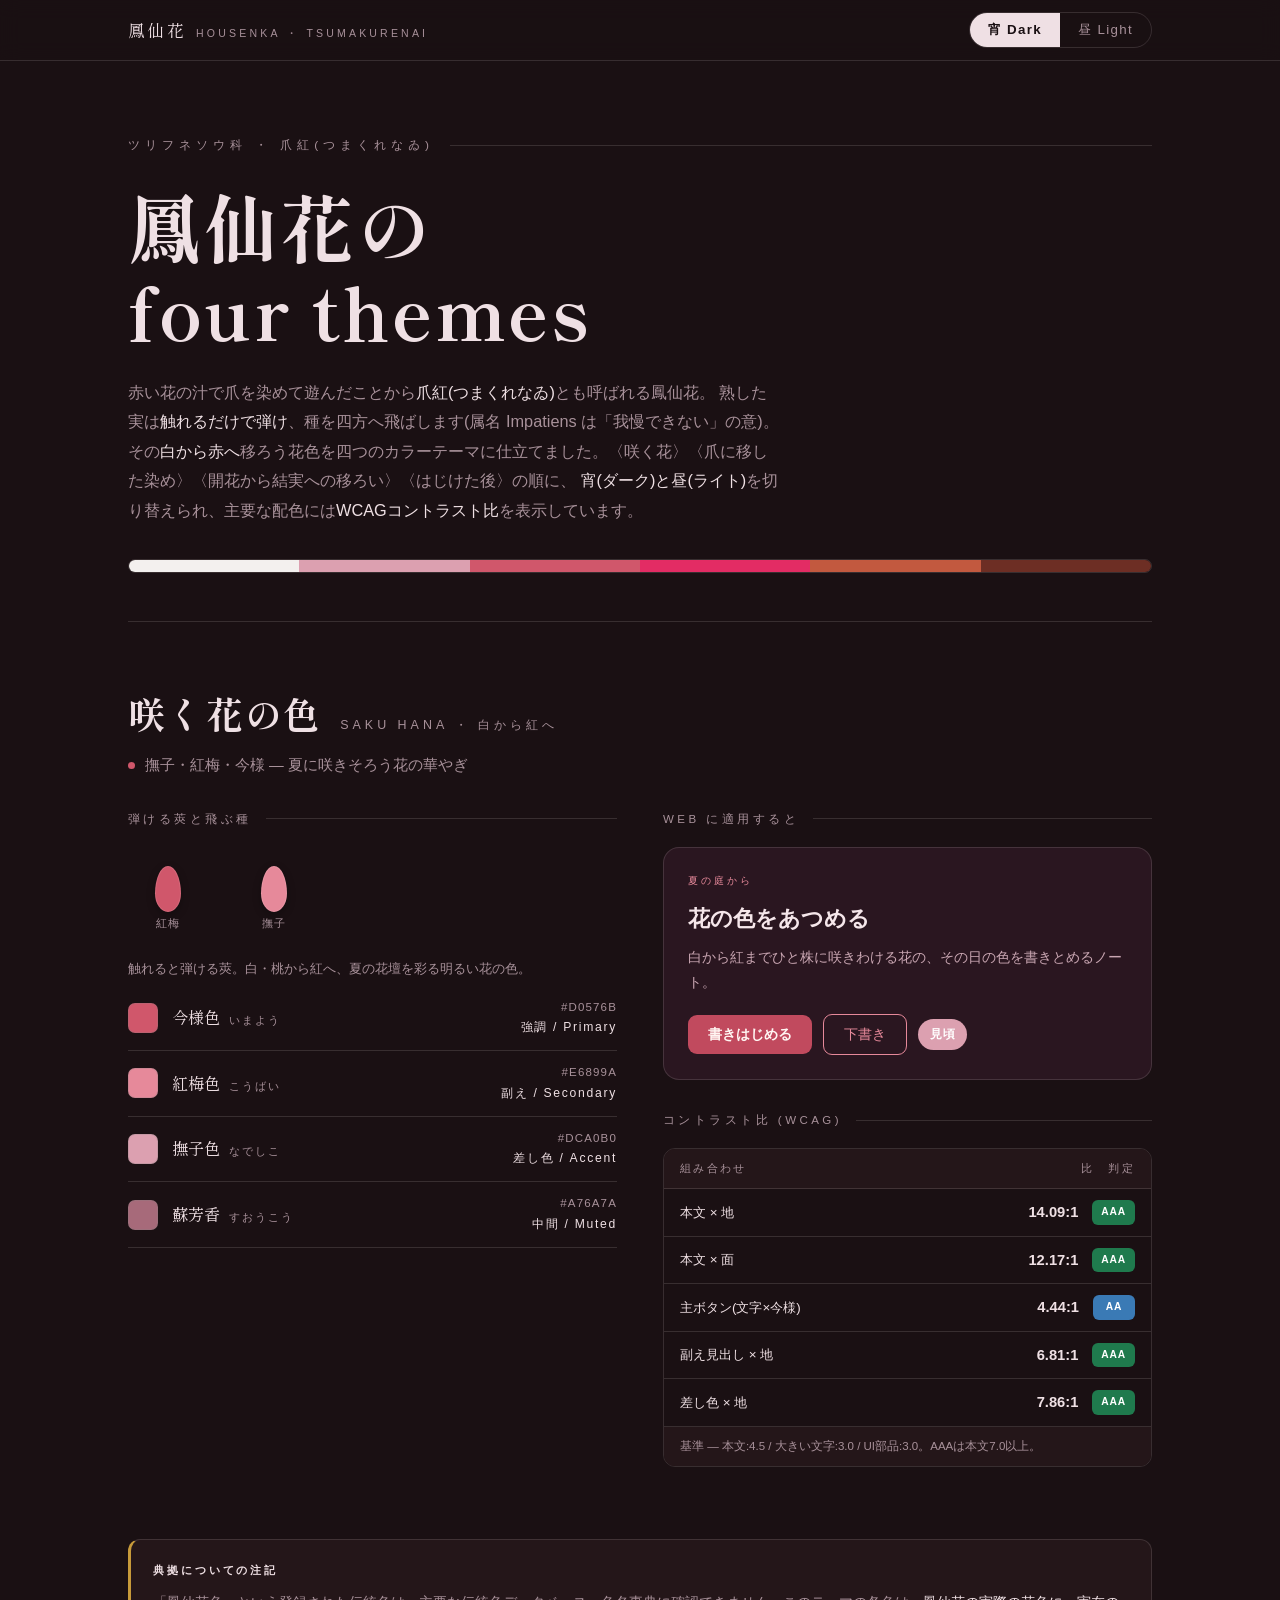
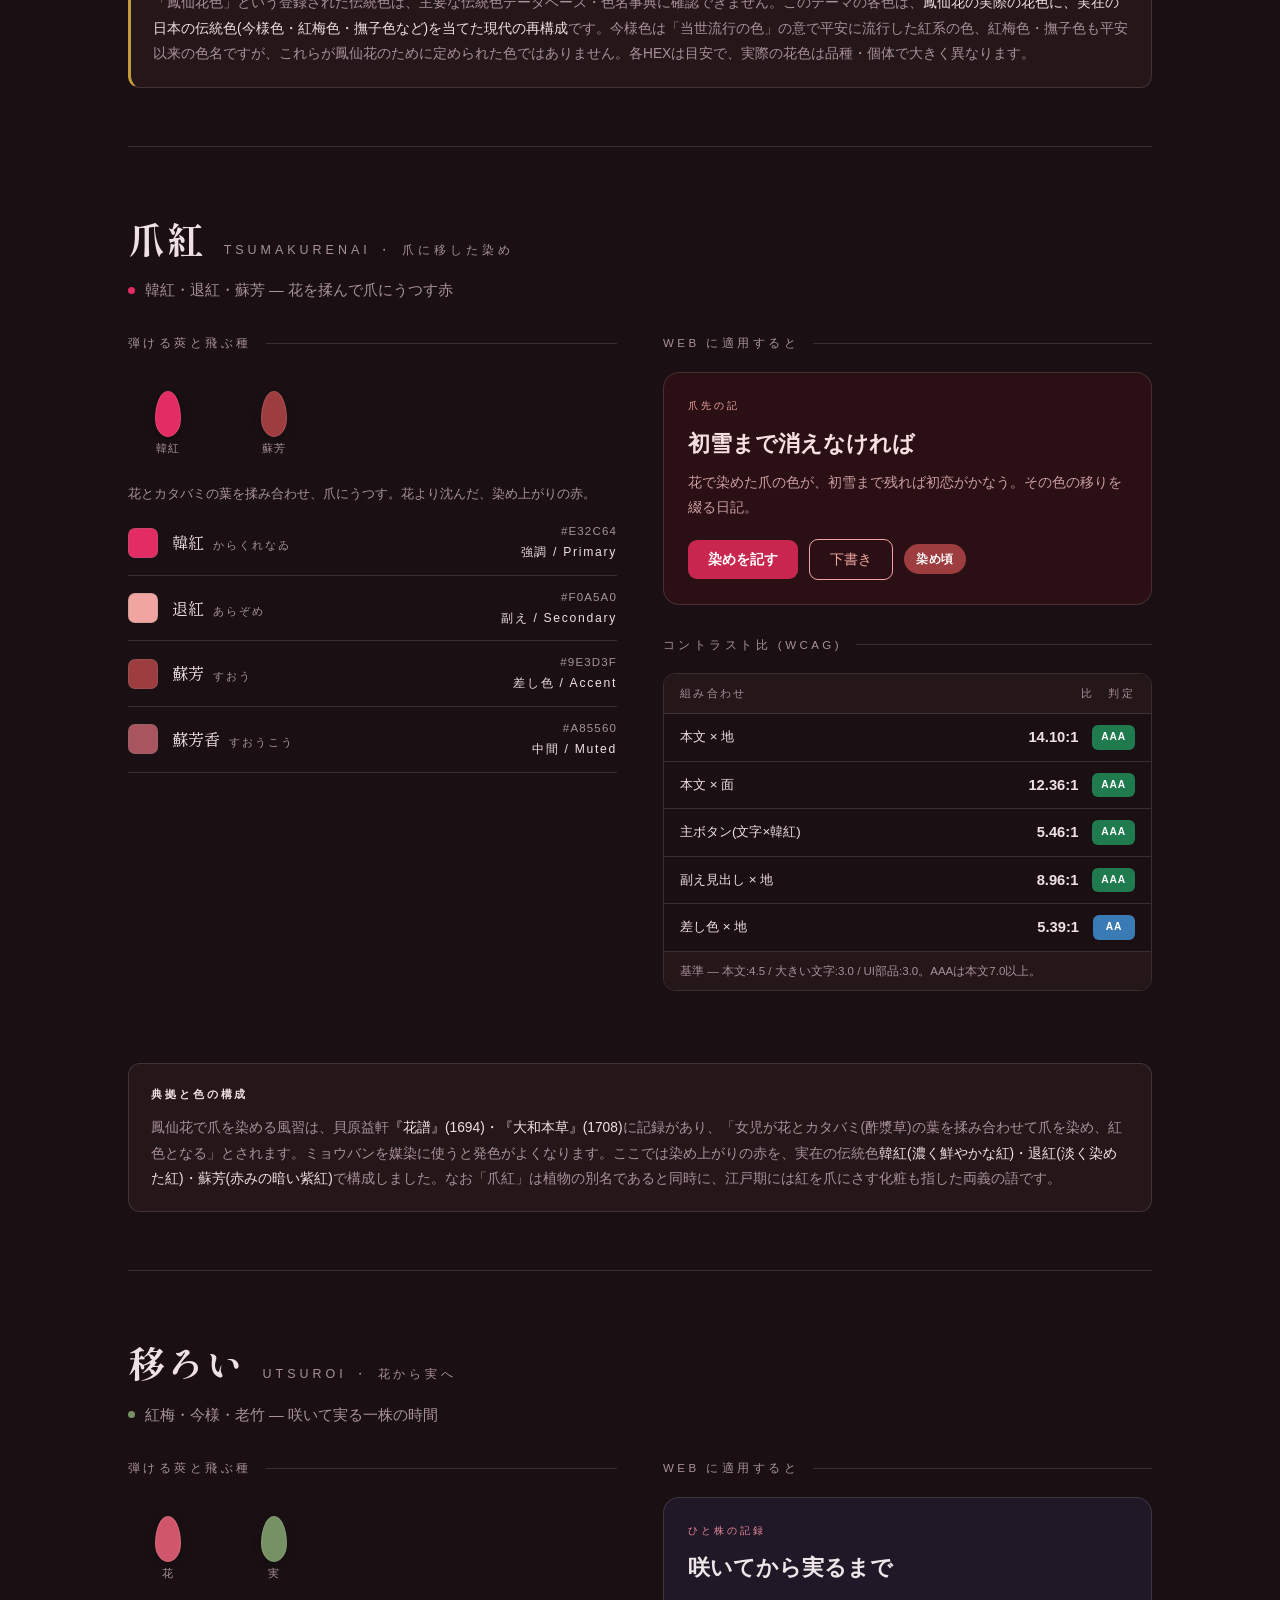
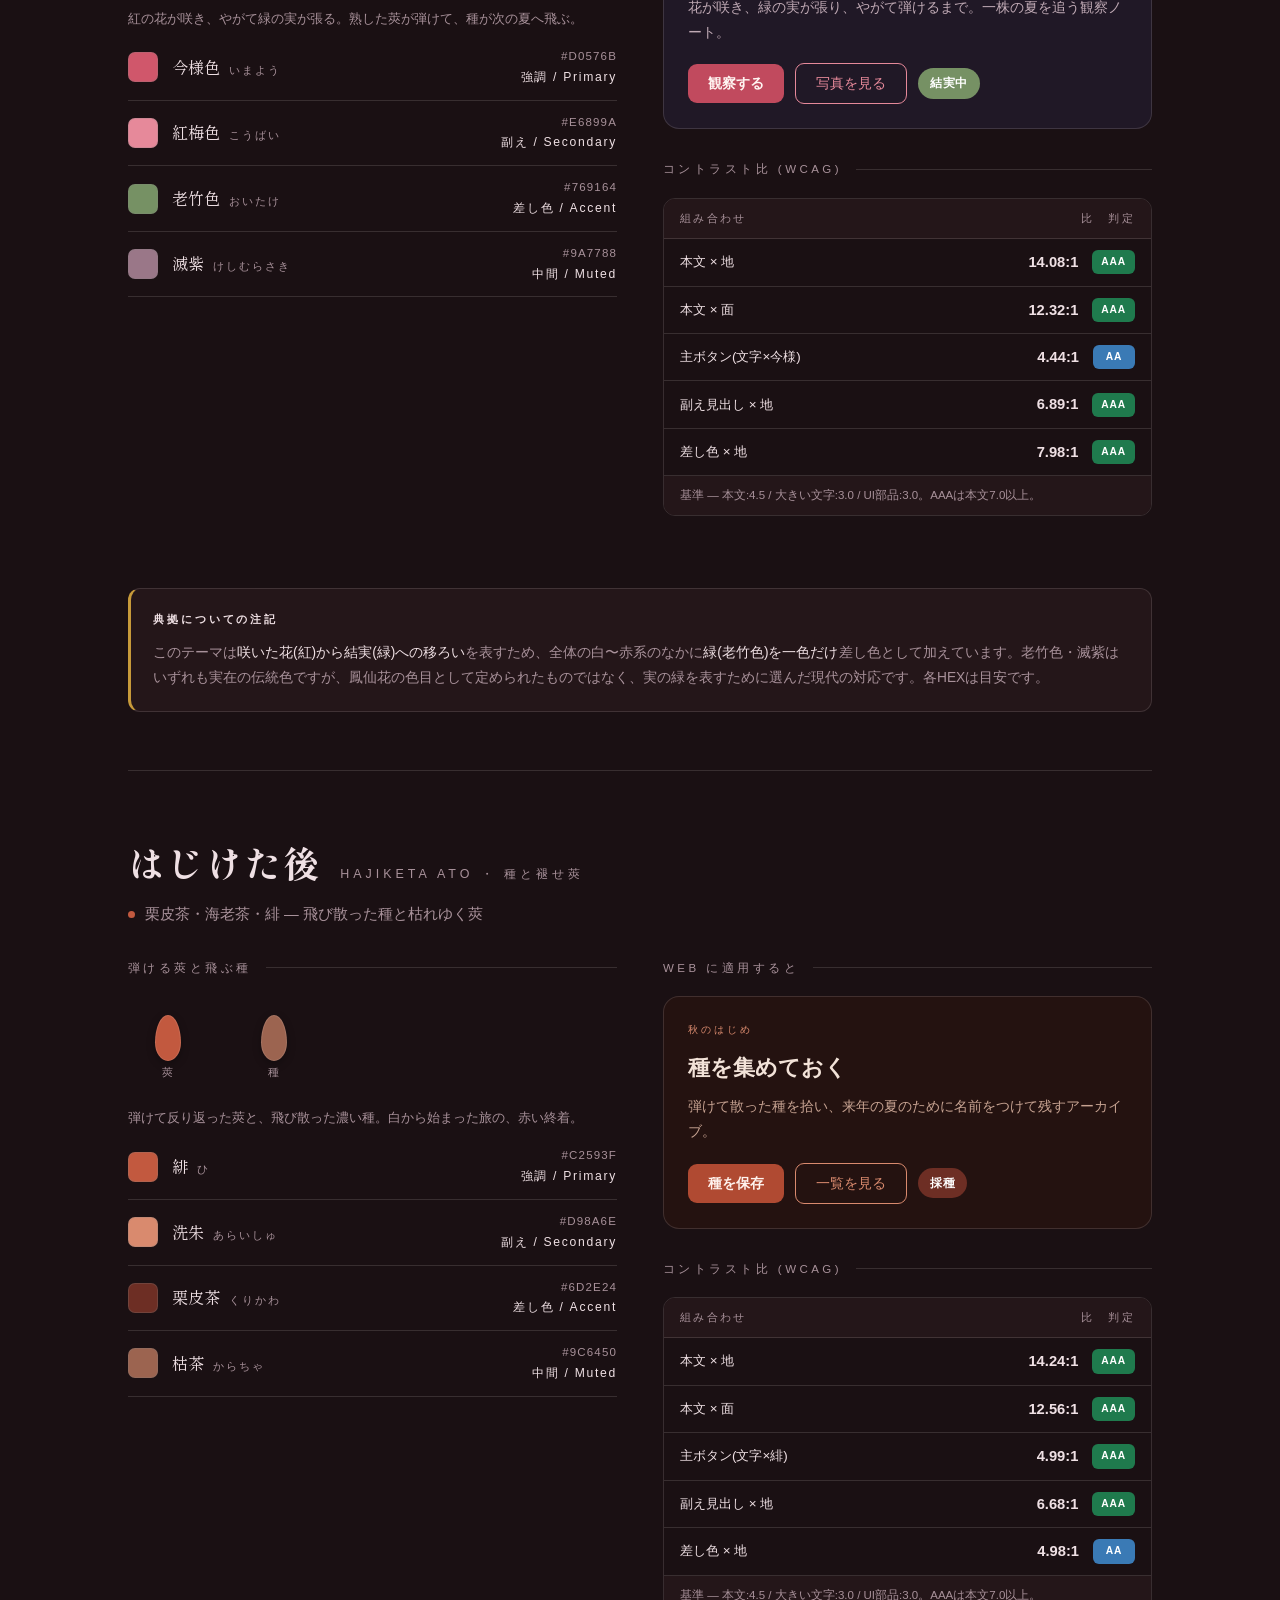
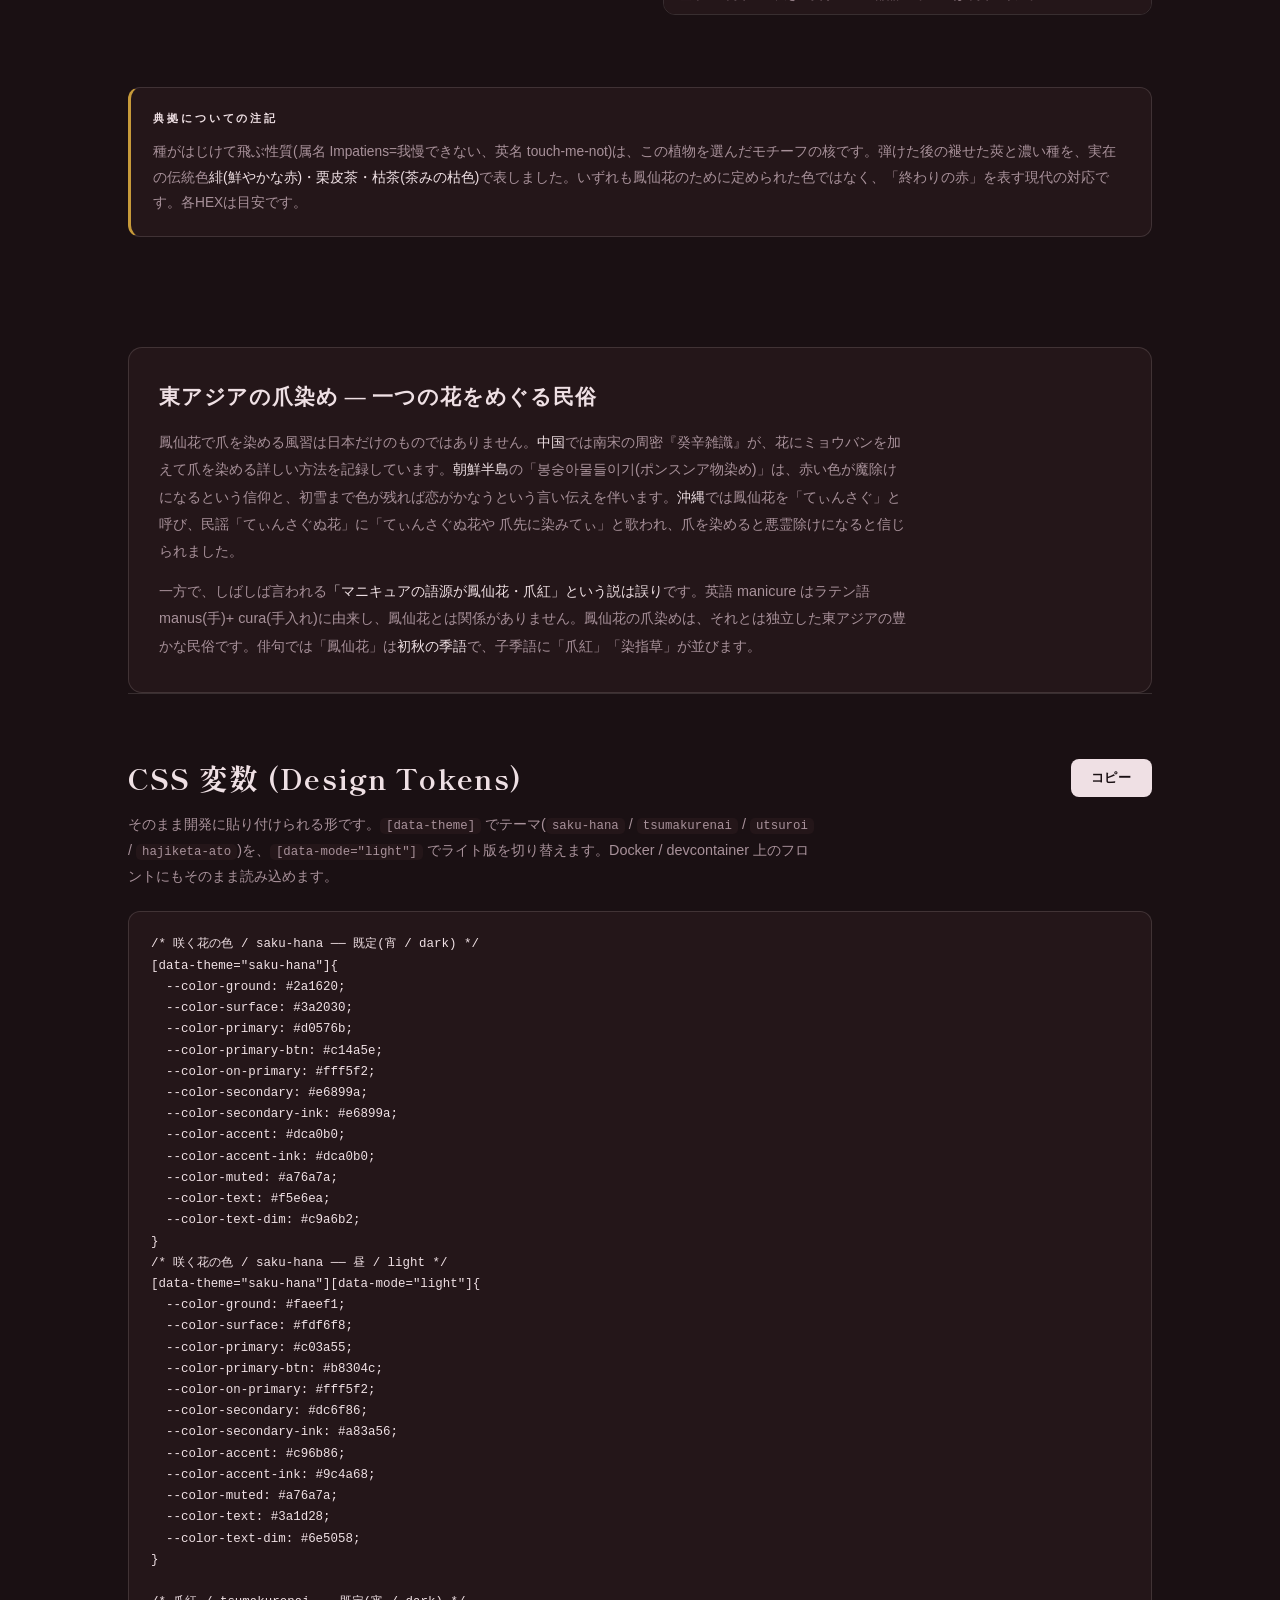
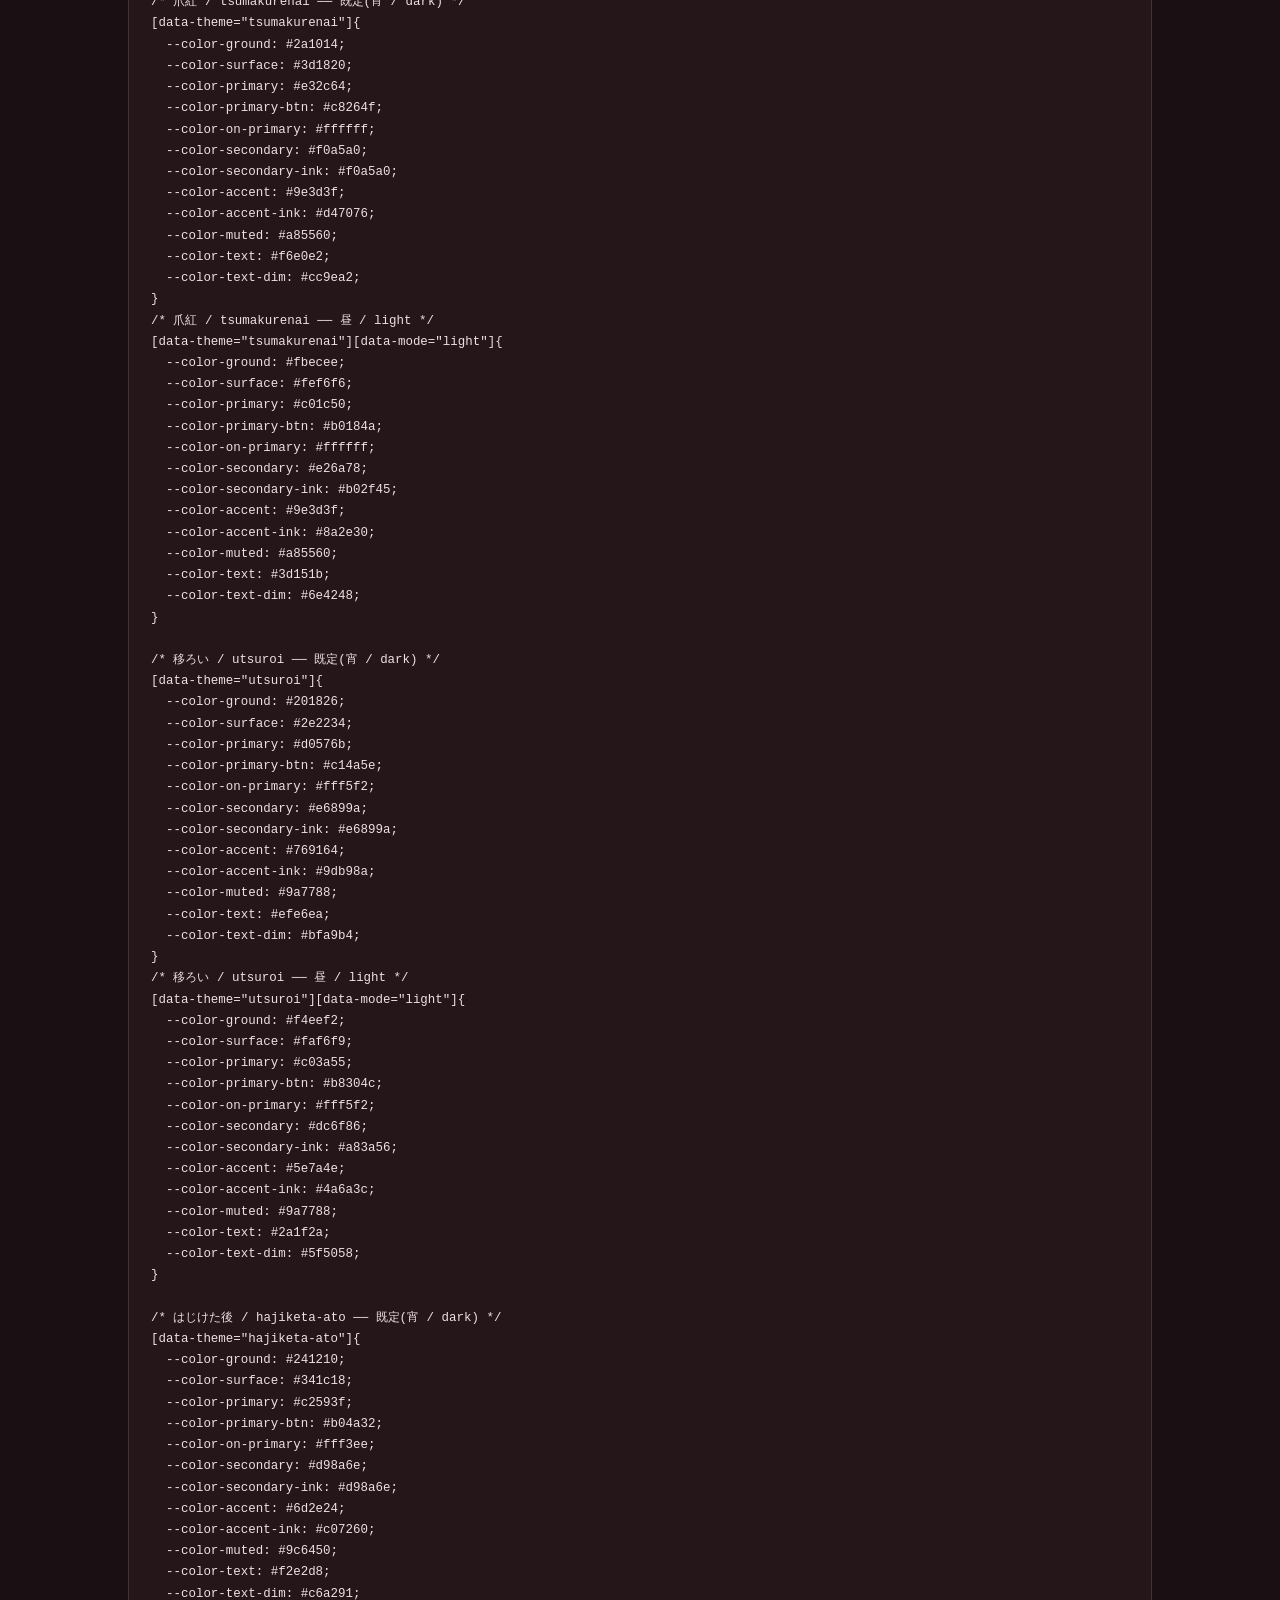
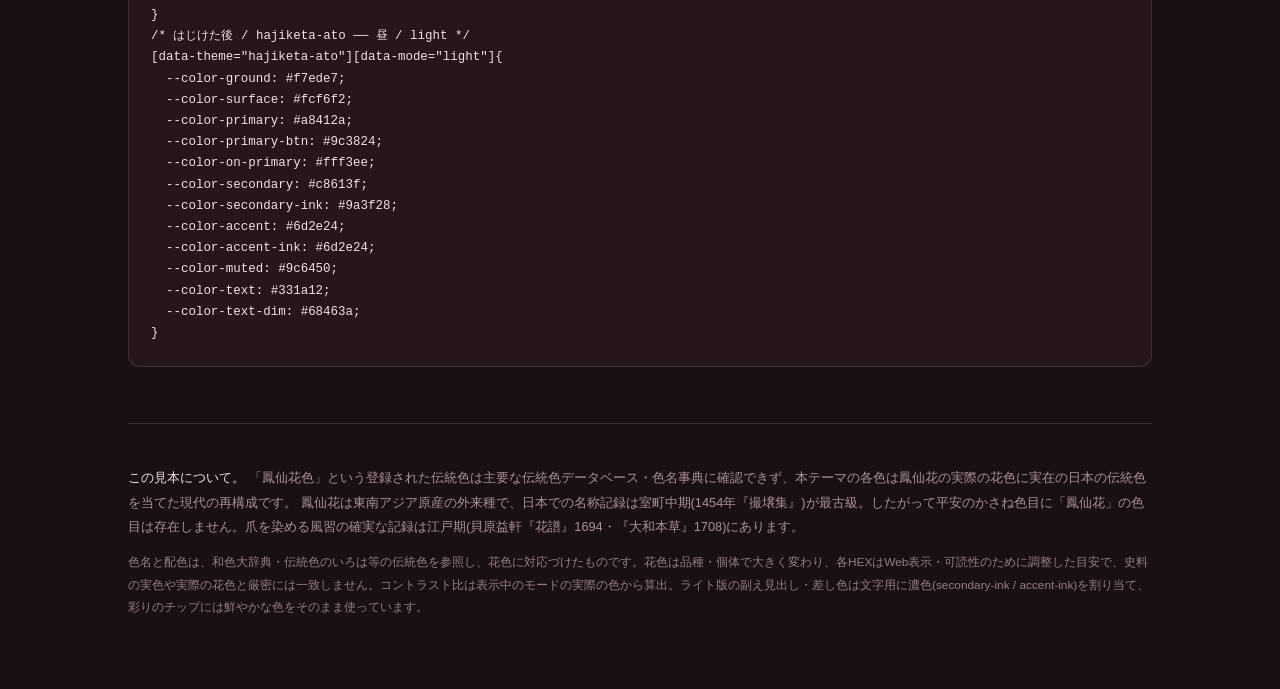
<file: CSS/color-theme/鳳仙花のカラーテーマ ― 白から赤へ・爪紅と弾ける種.html>
<!DOCTYPE html>
<html lang="ja" data-mode="dark">
<head>
<meta charset="UTF-8">
<meta name="viewport" content="width=device-width, initial-scale=1.0">
<title>鳳仙花のカラーテーマ ― 白から赤へ・爪紅と弾ける種</title>
<link rel="preconnect" href="https://fonts.googleapis.com">
<link rel="preconnect" href="https://fonts.gstatic.com" crossorigin>
<link href="https://fonts.googleapis.com/css2?family=Shippori+Mincho+B1:wght@500;600;700&family=Zen+Kaku+Gothic+New:wght@400;500;700&display=swap" rel="stylesheet">
<style>
  /* ============ ページ共通(クローム) ============ */
  html[data-mode="dark"]{
    --page-bg:#1a1013; --page-ink:#efe0e4; --page-dim:#a8919a;
    --hair:rgba(239,224,228,.14); --panel:#241619;
  }
  html[data-mode="light"]{
    --page-bg:#ece0e2; --page-ink:#2c1a20; --page-dim:#6f5860;
    --hair:rgba(44,26,32,.16); --panel:#f3e9eb;
  }
  :root{
    --serif:"Shippori Mincho B1",serif;
    --sans:"Zen Kaku Gothic New",sans-serif;
  }

  /* ============ ① 咲く花の色 ============ */
  .theme.t1{
    --color-ground:#2a1620; --color-surface:#3a2030;
    --color-primary:#d0576b; --color-primary-btn:#c14a5e; --color-on-primary:#fff5f2;
    --color-secondary:#e6899a; --color-secondary-ink:#e6899a;
    --color-accent:#dca0b0;   --color-accent-ink:#dca0b0;
    --color-muted:#a76a7a; --color-text:#f5e6ea; --color-text-dim:#c9a6b2;
  }
  html[data-mode="light"] .theme.t1{
    --color-ground:#faeef1; --color-surface:#fdf6f8;
    --color-primary:#c03a55; --color-primary-btn:#b8304c; --color-on-primary:#fff5f2;
    --color-secondary:#dc6f86; --color-secondary-ink:#a83a56;
    --color-accent:#c96b86;   --color-accent-ink:#9c4a68;
    --color-muted:#a76a7a; --color-text:#3a1d28; --color-text-dim:#6e5058;
  }

  /* ============ ② 爪紅(つまくれなゐ) ============ */
  .theme.t2{
    --color-ground:#2a1014; --color-surface:#3d1820;
    --color-primary:#e32c64; --color-primary-btn:#c8264f; --color-on-primary:#ffffff;
    --color-secondary:#f0a5a0; --color-secondary-ink:#f0a5a0;
    --color-accent:#9e3d3f;   --color-accent-ink:#d47076;
    --color-muted:#a85560; --color-text:#f6e0e2; --color-text-dim:#cc9ea2;
  }
  html[data-mode="light"] .theme.t2{
    --color-ground:#fbecee; --color-surface:#fef6f6;
    --color-primary:#c01c50; --color-primary-btn:#b0184a; --color-on-primary:#ffffff;
    --color-secondary:#e26a78; --color-secondary-ink:#b02f45;
    --color-accent:#9e3d3f;   --color-accent-ink:#8a2e30;
    --color-muted:#a85560; --color-text:#3d151b; --color-text-dim:#6e4248;
  }

  /* ============ ③ 開花〜結実の移ろい ============ */
  .theme.t3{
    --color-ground:#201826; --color-surface:#2e2234;
    --color-primary:#d0576b; --color-primary-btn:#c14a5e; --color-on-primary:#fff5f2;
    --color-secondary:#e6899a; --color-secondary-ink:#e6899a;
    --color-accent:#769164;   --color-accent-ink:#9db98a;
    --color-muted:#9a7788; --color-text:#efe6ea; --color-text-dim:#bfa9b4;
  }
  html[data-mode="light"] .theme.t3{
    --color-ground:#f4eef2; --color-surface:#faf6f9;
    --color-primary:#c03a55; --color-primary-btn:#b8304c; --color-on-primary:#fff5f2;
    --color-secondary:#dc6f86; --color-secondary-ink:#a83a56;
    --color-accent:#5e7a4e;   --color-accent-ink:#4a6a3c;
    --color-muted:#9a7788; --color-text:#2a1f2a; --color-text-dim:#5f5058;
  }

  /* ============ ④ はじけた後 ============ */
  .theme.t4{
    --color-ground:#241210; --color-surface:#341c18;
    --color-primary:#c2593f; --color-primary-btn:#b04a32; --color-on-primary:#fff3ee;
    --color-secondary:#d98a6e; --color-secondary-ink:#d98a6e;
    --color-accent:#6d2e24;   --color-accent-ink:#c07260;
    --color-muted:#9c6450; --color-text:#f2e2d8; --color-text-dim:#c6a291;
  }
  html[data-mode="light"] .theme.t4{
    --color-ground:#f7ede7; --color-surface:#fcf6f2;
    --color-primary:#a8412a; --color-primary-btn:#9c3824; --color-on-primary:#fff3ee;
    --color-secondary:#c8613f; --color-secondary-ink:#9a3f28;
    --color-accent:#6d2e24;   --color-accent-ink:#6d2e24;
    --color-muted:#9c6450; --color-text:#331a12; --color-text-dim:#68463a;
  }

  *{box-sizing:border-box;margin:0;padding:0}
  html{scroll-behavior:smooth;min-height:100%;background:var(--page-bg);transition:background .5s ease}
  /* ビューポート全体を覆う固定背景レイヤー(描画環境に依存せず確実に切替) */
  body::before{content:"";position:fixed;inset:0;z-index:-1;background:var(--page-bg);transition:background .5s ease}
  body{
    background:var(--page-bg); color:var(--page-ink);
    min-height:100vh; font-family:var(--sans); line-height:1.8;
    -webkit-font-smoothing:antialiased; overflow-x:hidden;
    transition:background .5s ease,color .5s ease;
  }
  .wrap{max-width:1080px;margin:0 auto;padding:0 28px}

  /* ── トグル ── */
  .topbar{position:sticky;top:0;z-index:50;background:var(--panel);background:color-mix(in srgb,var(--page-bg) 88%,transparent);backdrop-filter:blur(10px);border-bottom:1px solid var(--hair)}
  .topbar .wrap{display:flex;align-items:center;justify-content:space-between;height:60px}
  .brand{font-family:var(--serif);font-size:1.05rem;letter-spacing:.14em}
  .brand small{color:var(--page-dim);font-family:var(--sans);font-size:.66rem;letter-spacing:.3em;margin-left:10px}
  .toggle{display:inline-flex;border:1px solid var(--hair);border-radius:999px;overflow:hidden;font-size:.78rem}
  .toggle button{background:transparent;border:none;color:var(--page-dim);font-family:var(--sans);padding:8px 18px;cursor:pointer;letter-spacing:.1em;transition:background .2s,color .2s}
  .toggle button[aria-pressed="true"]{background:var(--page-ink);color:var(--page-bg);font-weight:700}

  /* ── ヘッダー ── */
  header{padding:74px 0 48px}
  .eyebrow{font-size:.74rem;letter-spacing:.42em;color:var(--page-dim);text-transform:uppercase;display:flex;align-items:center;gap:16px;margin-bottom:28px}
  .eyebrow::after{content:"";flex:1;height:1px;background:var(--hair)}
  h1{font-family:var(--serif);font-weight:700;font-size:clamp(2.4rem,6.5vw,4.6rem);line-height:1.14;letter-spacing:.03em}
  .lead{margin-top:26px;max-width:40em;font-size:1.02rem;color:var(--page-dim)}
  .lead b{color:var(--page-ink);font-weight:500}

  /* ── 白→赤の帯 ── */
  .spectrum{margin-top:34px;display:flex;height:14px;border-radius:999px;overflow:hidden;border:1px solid var(--hair)}
  .spectrum span{flex:1}

  /* ── テーマ縦並び ── */
  .theme{padding:58px 0;border-top:1px solid var(--hair)}
  .theme-head{display:flex;align-items:baseline;gap:18px;flex-wrap:wrap}
  .theme-name{font-family:var(--serif);font-weight:700;font-size:2.3rem;letter-spacing:.05em}
  .theme-yomi{font-size:.78rem;letter-spacing:.32em;color:var(--page-dim)}
  .theme-tag{margin-top:6px;font-size:.92rem;color:var(--page-dim);display:flex;align-items:center;gap:10px}
  .dot{width:7px;height:7px;border-radius:50%;flex:none}

  .grid{display:grid;grid-template-columns:1fr 1fr;gap:46px;margin-top:30px;align-items:start}

  /* ════════ 署名ビジュアル：弾ける莢と飛ぶ種 ════════ */
  /* 熟した莢が触れると弾け、種を四方へ飛ばす(Impatiens=我慢できない)を表す */
  .pods{display:flex;align-items:center;gap:26px;padding:20px 0 8px;flex-wrap:wrap}
  .pod{
    position:relative;width:80px;height:80px;flex:none;cursor:pointer;
    opacity:0;animation:podin .7s cubic-bezier(.2,.8,.2,1) forwards;
  }
  /* 莢本体：紡錘形の実。5枚の弁が閉じている状態 */
  .capsule{position:absolute;left:50%;top:50%;width:26px;height:46px;
    transform:translate(-50%,-50%);
    border-radius:50% 50% 50% 50%/60% 60% 40% 40%;
    box-shadow:0 3px 9px rgba(0,0,0,.28),inset 0 0 0 1px rgba(255,255,255,.10);
    transition:transform .5s cubic-bezier(.2,.8,.2,1),opacity .5s;
  }
  /* 種(飛散する粒)。既定は莢の中心に潜む */
  .seed{position:absolute;left:50%;top:50%;width:9px;height:9px;border-radius:50%;
    transform:translate(-50%,-50%);opacity:0;
    box-shadow:0 1px 3px rgba(0,0,0,.35);
    transition:transform .6s cubic-bezier(.2,.7,.3,1),opacity .5s;
  }
  /* ホバー/フォーカスで弾ける：莢がめくれ、種が四方へ */
  .pod:hover .capsule,.pod:focus-visible .capsule{transform:translate(-50%,-50%) scale(.62) rotate(-14deg);opacity:.5}
  .pod:hover .seed,.pod:focus-visible .seed{opacity:1}
  .pod:hover .s1,.pod:focus-visible .s1{transform:translate(-320%,-260%)}
  .pod:hover .s2,.pod:focus-visible .s2{transform:translate(220%,-300%)}
  .pod:hover .s3,.pod:focus-visible .s3{transform:translate(-300%,180%)}
  .pod:hover .s4,.pod:focus-visible .s4{transform:translate(300%,220%)}
  .pod:hover .s5,.pod:focus-visible .s5{transform:translate(20%,-360%)}
  .pod-label{position:absolute;left:50%;bottom:-4px;transform:translateX(-50%);white-space:nowrap;
    font-size:.66rem;letter-spacing:.14em;color:var(--page-dim)}
  @keyframes podin{to{opacity:1}}
  .caption{font-size:.84rem;color:var(--page-dim);margin-top:20px}

  /* ── 色一覧 ── */
  .swatches{margin-top:4px}
  .sw{display:grid;grid-template-columns:30px 1fr auto;align-items:center;gap:14px;padding:11px 0;border-bottom:1px solid var(--hair)}
  .sw-chip{width:30px;height:30px;border-radius:7px;border:1px solid rgba(128,128,128,.25)}
  .sw-name{font-family:var(--serif);font-size:1.02rem}
  .sw-name span{font-family:var(--sans);font-size:.7rem;letter-spacing:.18em;color:var(--page-dim);margin-left:9px}
  .sw-meta{text-align:right;font-size:.72rem;letter-spacing:.1em;color:var(--page-dim)}
  .sw-meta .role{display:block;color:var(--page-ink);font-size:.76rem;letter-spacing:.14em}

  .mini-h{margin-top:30px;font-size:.72rem;letter-spacing:.3em;text-transform:uppercase;color:var(--page-dim);display:flex;align-items:center;gap:14px}
  .mini-h:first-child{margin-top:0}
  .mini-h::after{content:"";flex:1;height:1px;background:var(--hair)}

  /* ── 適用プレビュー ── */
  .mock{margin-top:18px;border-radius:16px;padding:24px;border:1px solid var(--hair);background:var(--color-ground);color:var(--color-text);transition:background .5s,color .5s}
  .mock .m-eyebrow{font-size:.64rem;letter-spacing:.3em;text-transform:uppercase;color:var(--color-secondary-ink)}
  .mock .m-title{font-family:var(--serif);font-size:1.4rem;margin:8px 0 6px;font-weight:600}
  .mock .m-body{font-size:.88rem;color:var(--color-text-dim);margin-bottom:18px}
  .mock .m-row{display:flex;gap:11px;align-items:center;flex-wrap:wrap}
  .m-btn{border:none;border-radius:9px;padding:10px 20px;font-family:var(--sans);font-weight:700;font-size:.88rem;cursor:pointer;transition:transform .15s,filter .15s;background:var(--color-primary-btn);color:var(--color-on-primary)}
  .m-btn:hover{transform:translateY(-2px);filter:brightness(1.08)}
  .m-btn.ghost{background:transparent;border:1.5px solid var(--color-secondary-ink);color:var(--color-secondary-ink);font-weight:500}
  .m-pill{font-size:.72rem;padding:5px 12px;border-radius:999px;font-weight:700;letter-spacing:.06em;background:var(--color-accent);color:#fff}

  /* ── コントラスト表 ── */
  .ctab{margin-top:18px;border:1px solid var(--hair);border-radius:12px;overflow:hidden}
  .ctab .row{display:grid;grid-template-columns:1fr auto auto;align-items:center;gap:14px;padding:10px 16px;font-size:.84rem;border-bottom:1px solid var(--hair)}
  .ctab .row:last-child{border-bottom:none}
  .ctab .row.head{font-size:.66rem;letter-spacing:.22em;text-transform:uppercase;color:var(--page-dim);background:var(--panel)}
  .c-ratio{font-variant-numeric:tabular-nums;font-weight:700;font-size:.92rem}
  .badge{font-size:.64rem;font-weight:700;letter-spacing:.08em;padding:3px 9px;border-radius:6px;min-width:42px;text-align:center}
  .badge.AAA{background:#1f7a4d;color:#fff}
  .badge.AA{background:#3a7ab5;color:#fff}
  .badge.NG{background:#b23b3b;color:#fff}
  .ctab .note-line{padding:9px 16px;font-size:.72rem;color:var(--page-dim);background:var(--panel)}

  /* ── 典拠メモ ── */
  .note{margin-top:26px;padding:20px 22px;border-radius:12px;background:var(--panel);border:1px solid var(--hair);font-size:.86rem;color:var(--page-dim);line-height:1.85;grid-column:1 / -1}
  .note h4{font-size:.7rem;letter-spacing:.26em;text-transform:uppercase;color:var(--page-ink);margin-bottom:10px;font-weight:700}
  .note b{color:var(--page-ink);font-weight:500}
  .note.caveat{border-left:3px solid #c79a3a}

  /* ── 文化コラム ── */
  .column{margin:52px 0 0;padding:30px 30px 32px;border-radius:14px;background:var(--panel);border:1px solid var(--hair)}
  .column h3{font-family:var(--serif);font-size:1.3rem;font-weight:600;letter-spacing:.04em;margin-bottom:14px}
  .column p{font-size:.9rem;color:var(--page-dim);line-height:1.9;max-width:52em}
  .column p+p{margin-top:12px}
  .column b{color:var(--page-ink);font-weight:500}

  /* ── トークン ── */
  .tokens{padding:58px 0 20px;border-top:1px solid var(--hair)}
  .tokens-head{display:flex;align-items:center;justify-content:space-between;gap:20px;flex-wrap:wrap;margin-bottom:8px}
  .tokens h2{font-family:var(--serif);font-size:1.8rem;font-weight:700;letter-spacing:.04em}
  .tokens p{color:var(--page-dim);font-size:.9rem;max-width:48em;margin-bottom:22px}
  .tokens code{font-family:ui-monospace,Menlo,Consolas,monospace;font-size:.86em;background:var(--panel);padding:1px 6px;border-radius:5px}
  .copy-btn{background:var(--page-ink);color:var(--page-bg);border:none;border-radius:8px;padding:10px 20px;font-family:var(--sans);font-weight:700;font-size:.82rem;letter-spacing:.06em;cursor:pointer;transition:filter .2s}
  .copy-btn:hover{filter:brightness(1.1)}
  pre{background:var(--panel);border:1px solid var(--hair);border-radius:12px;padding:22px;overflow-x:auto;font-family:ui-monospace,Menlo,Consolas,monospace;font-size:.78rem;line-height:1.7;color:var(--page-ink)}

  footer{border-top:1px solid var(--hair);margin-top:36px;padding:42px 0 70px;font-size:.8rem;color:var(--page-dim);line-height:1.9}
  footer b{color:var(--page-ink);font-weight:500}
  footer .src{margin-top:12px;font-size:.74rem;opacity:.85}

  @media(max-width:780px){
    .grid{grid-template-columns:1fr;gap:30px}
  }
  @media(prefers-reduced-motion:reduce){
    .pod{animation:none;opacity:1}
    .capsule,.seed{transition:none}
    /* 動きを止める代わり、種を静的に散らして「弾けた後」を示す */
    .pod .capsule{transform:translate(-50%,-50%) scale(.62) rotate(-14deg);opacity:.5}
    .pod .seed{opacity:1}
    .pod .s1{transform:translate(-320%,-260%)}
    .pod .s2{transform:translate(220%,-300%)}
    .pod .s3{transform:translate(-300%,180%)}
    .pod .s4{transform:translate(300%,220%)}
    .pod .s5{transform:translate(20%,-360%)}
    body,.mock{transition:none}
    html{scroll-behavior:auto}
  }
</style>
</head>
<body>

<div class="topbar">
  <div class="wrap">
    <div class="brand">鳳仙花<small>HOUSENKA ・ TSUMAKURENAI</small></div>
    <div class="toggle" role="group" aria-label="表示モード切替">
      <button id="btn-dark" aria-pressed="true" onclick="setMode('dark')">宵 Dark</button>
      <button id="btn-light" aria-pressed="false" onclick="setMode('light')">昼 Light</button>
    </div>
  </div>
</div>

<div class="wrap">
  <header>
    <div class="eyebrow">ツリフネソウ科 ・ 爪紅(つまくれなゐ)</div>
    <h1>鳳仙花の<br>four themes</h1>
    <p class="lead">
      赤い花の汁で爪を染めて遊んだことから<b>爪紅(つまくれなゐ)</b>とも呼ばれる鳳仙花。
      熟した実は<b>触れるだけで弾け</b>、種を四方へ飛ばします(属名 Impatiens は「我慢できない」の意)。
      その<b>白から赤へ</b>移ろう花色を四つのカラーテーマに仕立てました。〈咲く花〉〈爪に移した染め〉〈開花から結実への移ろい〉〈はじけた後〉の順に、
      <b>宵(ダーク)と昼(ライト)</b>を切り替えられ、主要な配色には<b>WCAGコントラスト比</b>を表示しています。
    </p>
    <div class="spectrum" aria-label="白から赤への色域">
      <span style="background:#f3f0ee"></span>
      <span style="background:#dca0b0"></span>
      <span style="background:#d0576b"></span>
      <span style="background:#e32c64"></span>
      <span style="background:#c2593f"></span>
      <span style="background:#6d2e24"></span>
    </div>
  </header>
</div>

<div class="wrap">

  <!-- ───────── ① 咲く花の色 ───────── -->
  <section class="theme t1" id="theme-t1">
    <div class="theme-head"><span class="theme-name">咲く花の色</span><span class="theme-yomi">SAKU HANA ・ 白から紅へ</span></div>
    <div class="theme-tag"><span class="dot" style="background:#d0576b"></span>撫子・紅梅・今様 ― 夏に咲きそろう花の華やぎ</div>

    <div class="grid">
      <div>
        <div class="mini-h">弾ける莢と飛ぶ種</div>
        <div class="pods" aria-label="咲く花の色・弾ける莢(ホバー/フォーカスで弾けます)">
          <div class="pod" tabindex="0" style="animation-delay:.05s">
            <span class="capsule" style="background:#d0576b"></span>
            <span class="seed s1" style="background:#7a3040"></span><span class="seed s2" style="background:#8a3848"></span>
            <span class="seed s3" style="background:#7a3040"></span><span class="seed s4" style="background:#8a3848"></span>
            <span class="seed s5" style="background:#6e2c3a"></span>
            <span class="pod-label">紅梅</span>
          </div>
          <div class="pod" tabindex="0" style="animation-delay:.14s">
            <span class="capsule" style="background:#e6899a"></span>
            <span class="seed s1" style="background:#8a3848"></span><span class="seed s2" style="background:#7a3040"></span>
            <span class="seed s3" style="background:#8a3848"></span><span class="seed s4" style="background:#7a3040"></span>
            <span class="seed s5" style="background:#6e2c3a"></span>
            <span class="pod-label">撫子</span>
          </div>
        </div>
        <p class="caption">触れると弾ける莢。白・桃から紅へ、夏の花壇を彩る明るい花の色。</p>

        <div class="swatches">
          <div class="sw"><span class="sw-chip" style="background:#d0576b"></span><span class="sw-name">今様色<span>いまよう</span></span><span class="sw-meta">#D0576B<span class="role">強調 / Primary</span></span></div>
          <div class="sw"><span class="sw-chip" style="background:#e6899a"></span><span class="sw-name">紅梅色<span>こうばい</span></span><span class="sw-meta">#E6899A<span class="role">副え / Secondary</span></span></div>
          <div class="sw"><span class="sw-chip" style="background:#dca0b0"></span><span class="sw-name">撫子色<span>なでしこ</span></span><span class="sw-meta">#DCA0B0<span class="role">差し色 / Accent</span></span></div>
          <div class="sw"><span class="sw-chip" style="background:#a76a7a"></span><span class="sw-name">蘇芳香<span>すおうこう</span></span><span class="sw-meta">#A76A7A<span class="role">中間 / Muted</span></span></div>
        </div>
      </div>

      <div>
        <div class="mini-h">Web に適用すると</div>
        <div class="mock">
          <div class="m-eyebrow">夏の庭から</div>
          <div class="m-title">花の色をあつめる</div>
          <p class="m-body">白から紅までひと株に咲きわける花の、その日の色を書きとめるノート。</p>
          <div class="m-row"><button class="m-btn">書きはじめる</button><button class="m-btn ghost">下書き</button><span class="m-pill">見頃</span></div>
        </div>

        <div class="mini-h">コントラスト比 (WCAG)</div>
        <div class="ctab" data-theme-scope="theme-t1">
          <div class="row head"><span>組み合わせ</span><span>比</span><span>判定</span></div>
          <div class="row" data-fg="--color-text" data-bg="--color-ground" data-type="text"><span>本文 × 地</span><span class="c-ratio"></span><span class="badge"></span></div>
          <div class="row" data-fg="--color-text" data-bg="--color-surface" data-type="text"><span>本文 × 面</span><span class="c-ratio"></span><span class="badge"></span></div>
          <div class="row" data-fg="--color-on-primary" data-bg="--color-primary-btn" data-type="ui"><span>主ボタン(文字×今様)</span><span class="c-ratio"></span><span class="badge"></span></div>
          <div class="row" data-fg="--color-secondary-ink" data-bg="--color-ground" data-type="large"><span>副え見出し × 地</span><span class="c-ratio"></span><span class="badge"></span></div>
          <div class="row" data-fg="--color-accent-ink" data-bg="--color-ground" data-type="text"><span>差し色 × 地</span><span class="c-ratio"></span><span class="badge"></span></div>
          <div class="note-line">基準 ― 本文:4.5 / 大きい文字:3.0 / UI部品:3.0。AAAは本文7.0以上。</div>
        </div>
      </div>

      <div class="note caveat">
        <h4>典拠についての注記</h4>
        <p>「鳳仙花色」という登録された伝統色は、主要な伝統色データベース・色名事典に確認できません。このテーマの各色は、<b>鳳仙花の実際の花色に、実在の日本の伝統色(今様色・紅梅色・撫子色など)を当てた現代の再構成</b>です。今様色は「当世流行の色」の意で平安に流行した紅系の色、紅梅色・撫子色も平安以来の色名ですが、これらが鳳仙花のために定められた色ではありません。各HEXは目安で、実際の花色は品種・個体で大きく異なります。</p>
      </div>
    </div>
  </section>

  <!-- ───────── ② 爪紅 ───────── -->
  <section class="theme t2" id="theme-t2">
    <div class="theme-head"><span class="theme-name">爪紅</span><span class="theme-yomi">TSUMAKURENAI ・ 爪に移した染め</span></div>
    <div class="theme-tag"><span class="dot" style="background:#e32c64"></span>韓紅・退紅・蘇芳 ― 花を揉んで爪にうつす赤</div>

    <div class="grid">
      <div>
        <div class="mini-h">弾ける莢と飛ぶ種</div>
        <div class="pods" aria-label="爪紅・弾ける莢(ホバー/フォーカスで弾けます)">
          <div class="pod" tabindex="0" style="animation-delay:.05s">
            <span class="capsule" style="background:#e32c64"></span>
            <span class="seed s1" style="background:#6e1828"></span><span class="seed s2" style="background:#801e30"></span>
            <span class="seed s3" style="background:#6e1828"></span><span class="seed s4" style="background:#801e30"></span>
            <span class="seed s5" style="background:#5e1422"></span>
            <span class="pod-label">韓紅</span>
          </div>
          <div class="pod" tabindex="0" style="animation-delay:.14s">
            <span class="capsule" style="background:#9e3d3f"></span>
            <span class="seed s1" style="background:#5e1422"></span><span class="seed s2" style="background:#6e1828"></span>
            <span class="seed s3" style="background:#5e1422"></span><span class="seed s4" style="background:#6e1828"></span>
            <span class="seed s5" style="background:#4e1018"></span>
            <span class="pod-label">蘇芳</span>
          </div>
        </div>
        <p class="caption">花とカタバミの葉を揉み合わせ、爪にうつす。花より沈んだ、染め上がりの赤。</p>

        <div class="swatches">
          <div class="sw"><span class="sw-chip" style="background:#e32c64"></span><span class="sw-name">韓紅<span>からくれなゐ</span></span><span class="sw-meta">#E32C64<span class="role">強調 / Primary</span></span></div>
          <div class="sw"><span class="sw-chip" style="background:#f0a5a0"></span><span class="sw-name">退紅<span>あらぞめ</span></span><span class="sw-meta">#F0A5A0<span class="role">副え / Secondary</span></span></div>
          <div class="sw"><span class="sw-chip" style="background:#9e3d3f"></span><span class="sw-name">蘇芳<span>すおう</span></span><span class="sw-meta">#9E3D3F<span class="role">差し色 / Accent</span></span></div>
          <div class="sw"><span class="sw-chip" style="background:#a85560"></span><span class="sw-name">蘇芳香<span>すおうこう</span></span><span class="sw-meta">#A85560<span class="role">中間 / Muted</span></span></div>
        </div>
      </div>

      <div>
        <div class="mini-h">Web に適用すると</div>
        <div class="mock">
          <div class="m-eyebrow">爪先の記</div>
          <div class="m-title">初雪まで消えなければ</div>
          <p class="m-body">花で染めた爪の色が、初雪まで残れば初恋がかなう。その色の移りを綴る日記。</p>
          <div class="m-row"><button class="m-btn">染めを記す</button><button class="m-btn ghost">下書き</button><span class="m-pill">染め頃</span></div>
        </div>

        <div class="mini-h">コントラスト比 (WCAG)</div>
        <div class="ctab" data-theme-scope="theme-t2">
          <div class="row head"><span>組み合わせ</span><span>比</span><span>判定</span></div>
          <div class="row" data-fg="--color-text" data-bg="--color-ground" data-type="text"><span>本文 × 地</span><span class="c-ratio"></span><span class="badge"></span></div>
          <div class="row" data-fg="--color-text" data-bg="--color-surface" data-type="text"><span>本文 × 面</span><span class="c-ratio"></span><span class="badge"></span></div>
          <div class="row" data-fg="--color-on-primary" data-bg="--color-primary-btn" data-type="ui"><span>主ボタン(文字×韓紅)</span><span class="c-ratio"></span><span class="badge"></span></div>
          <div class="row" data-fg="--color-secondary-ink" data-bg="--color-ground" data-type="large"><span>副え見出し × 地</span><span class="c-ratio"></span><span class="badge"></span></div>
          <div class="row" data-fg="--color-accent-ink" data-bg="--color-ground" data-type="text"><span>差し色 × 地</span><span class="c-ratio"></span><span class="badge"></span></div>
          <div class="note-line">基準 ― 本文:4.5 / 大きい文字:3.0 / UI部品:3.0。AAAは本文7.0以上。</div>
        </div>
      </div>

      <div class="note">
        <h4>典拠と色の構成</h4>
        <p>鳳仙花で爪を染める風習は、貝原益軒<b>『花譜』(1694)・『大和本草』(1708)</b>に記録があり、「女児が花とカタバミ(酢漿草)の葉を揉み合わせて爪を染め、紅色となる」とされます。ミョウバンを媒染に使うと発色がよくなります。ここでは染め上がりの赤を、実在の伝統色<b>韓紅(濃く鮮やかな紅)・退紅(淡く染めた紅)・蘇芳(赤みの暗い紫紅)</b>で構成しました。なお「爪紅」は植物の別名であると同時に、江戸期には紅を爪にさす化粧も指した両義の語です。</p>
      </div>
    </div>
  </section>

  <!-- ───────── ③ 開花〜結実の移ろい ───────── -->
  <section class="theme t3" id="theme-t3">
    <div class="theme-head"><span class="theme-name">移ろい</span><span class="theme-yomi">UTSUROI ・ 花から実へ</span></div>
    <div class="theme-tag"><span class="dot" style="background:#769164"></span>紅梅・今様・老竹 ― 咲いて実る一株の時間</div>

    <div class="grid">
      <div>
        <div class="mini-h">弾ける莢と飛ぶ種</div>
        <div class="pods" aria-label="移ろい・弾ける莢(ホバー/フォーカスで弾けます)">
          <div class="pod" tabindex="0" style="animation-delay:.05s">
            <span class="capsule" style="background:#d0576b"></span>
            <span class="seed s1" style="background:#4a5a3c"></span><span class="seed s2" style="background:#56683e"></span>
            <span class="seed s3" style="background:#4a5a3c"></span><span class="seed s4" style="background:#56683e"></span>
            <span class="seed s5" style="background:#3e4e32"></span>
            <span class="pod-label">花</span>
          </div>
          <div class="pod" tabindex="0" style="animation-delay:.14s">
            <span class="capsule" style="background:#769164"></span>
            <span class="seed s1" style="background:#3e4e32"></span><span class="seed s2" style="background:#4a5a3c"></span>
            <span class="seed s3" style="background:#3e4e32"></span><span class="seed s4" style="background:#4a5a3c"></span>
            <span class="seed s5" style="background:#344228"></span>
            <span class="pod-label">実</span>
          </div>
        </div>
        <p class="caption">紅の花が咲き、やがて緑の実が張る。熟した莢が弾けて、種が次の夏へ飛ぶ。</p>

        <div class="swatches">
          <div class="sw"><span class="sw-chip" style="background:#d0576b"></span><span class="sw-name">今様色<span>いまよう</span></span><span class="sw-meta">#D0576B<span class="role">強調 / Primary</span></span></div>
          <div class="sw"><span class="sw-chip" style="background:#e6899a"></span><span class="sw-name">紅梅色<span>こうばい</span></span><span class="sw-meta">#E6899A<span class="role">副え / Secondary</span></span></div>
          <div class="sw"><span class="sw-chip" style="background:#769164"></span><span class="sw-name">老竹色<span>おいたけ</span></span><span class="sw-meta">#769164<span class="role">差し色 / Accent</span></span></div>
          <div class="sw"><span class="sw-chip" style="background:#9a7788"></span><span class="sw-name">滅紫<span>けしむらさき</span></span><span class="sw-meta">#9A7788<span class="role">中間 / Muted</span></span></div>
        </div>
      </div>

      <div>
        <div class="mini-h">Web に適用すると</div>
        <div class="mock">
          <div class="m-eyebrow">ひと株の記録</div>
          <div class="m-title">咲いてから実るまで</div>
          <p class="m-body">花が咲き、緑の実が張り、やがて弾けるまで。一株の夏を追う観察ノート。</p>
          <div class="m-row"><button class="m-btn">観察する</button><button class="m-btn ghost">写真を見る</button><span class="m-pill">結実中</span></div>
        </div>

        <div class="mini-h">コントラスト比 (WCAG)</div>
        <div class="ctab" data-theme-scope="theme-t3">
          <div class="row head"><span>組み合わせ</span><span>比</span><span>判定</span></div>
          <div class="row" data-fg="--color-text" data-bg="--color-ground" data-type="text"><span>本文 × 地</span><span class="c-ratio"></span><span class="badge"></span></div>
          <div class="row" data-fg="--color-text" data-bg="--color-surface" data-type="text"><span>本文 × 面</span><span class="c-ratio"></span><span class="badge"></span></div>
          <div class="row" data-fg="--color-on-primary" data-bg="--color-primary-btn" data-type="ui"><span>主ボタン(文字×今様)</span><span class="c-ratio"></span><span class="badge"></span></div>
          <div class="row" data-fg="--color-secondary-ink" data-bg="--color-ground" data-type="large"><span>副え見出し × 地</span><span class="c-ratio"></span><span class="badge"></span></div>
          <div class="row" data-fg="--color-accent-ink" data-bg="--color-ground" data-type="text"><span>差し色 × 地</span><span class="c-ratio"></span><span class="badge"></span></div>
          <div class="note-line">基準 ― 本文:4.5 / 大きい文字:3.0 / UI部品:3.0。AAAは本文7.0以上。</div>
        </div>
      </div>

      <div class="note caveat">
        <h4>典拠についての注記</h4>
        <p>このテーマは<b>咲いた花(紅)から結実(緑)への移ろい</b>を表すため、全体の白〜赤系のなかに<b>緑(老竹色)を一色だけ</b>差し色として加えています。老竹色・滅紫はいずれも実在の伝統色ですが、鳳仙花の色目として定められたものではなく、実の緑を表すために選んだ現代の対応です。各HEXは目安です。</p>
      </div>
    </div>
  </section>

  <!-- ───────── ④ はじけた後 ───────── -->
  <section class="theme t4" id="theme-t4">
    <div class="theme-head"><span class="theme-name">はじけた後</span><span class="theme-yomi">HAJIKETA ATO ・ 種と褪せ莢</span></div>
    <div class="theme-tag"><span class="dot" style="background:#c2593f"></span>栗皮茶・海老茶・緋 ― 飛び散った種と枯れゆく莢</div>

    <div class="grid">
      <div>
        <div class="mini-h">弾ける莢と飛ぶ種</div>
        <div class="pods" aria-label="はじけた後・弾ける莢(ホバー/フォーカスで弾けます)">
          <div class="pod" tabindex="0" style="animation-delay:.05s">
            <span class="capsule" style="background:#c2593f"></span>
            <span class="seed s1" style="background:#3a1c14"></span><span class="seed s2" style="background:#4a2418"></span>
            <span class="seed s3" style="background:#3a1c14"></span><span class="seed s4" style="background:#4a2418"></span>
            <span class="seed s5" style="background:#2e1610"></span>
            <span class="pod-label">莢</span>
          </div>
          <div class="pod" tabindex="0" style="animation-delay:.14s">
            <span class="capsule" style="background:#9c6450"></span>
            <span class="seed s1" style="background:#2e1610"></span><span class="seed s2" style="background:#3a1c14"></span>
            <span class="seed s3" style="background:#2e1610"></span><span class="seed s4" style="background:#3a1c14"></span>
            <span class="seed s5" style="background:#241009"></span>
            <span class="pod-label">種</span>
          </div>
        </div>
        <p class="caption">弾けて反り返った莢と、飛び散った濃い種。白から始まった旅の、赤い終着。</p>

        <div class="swatches">
          <div class="sw"><span class="sw-chip" style="background:#c2593f"></span><span class="sw-name">緋<span>ひ</span></span><span class="sw-meta">#C2593F<span class="role">強調 / Primary</span></span></div>
          <div class="sw"><span class="sw-chip" style="background:#d98a6e"></span><span class="sw-name">洗朱<span>あらいしゅ</span></span><span class="sw-meta">#D98A6E<span class="role">副え / Secondary</span></span></div>
          <div class="sw"><span class="sw-chip" style="background:#6d2e24"></span><span class="sw-name">栗皮茶<span>くりかわ</span></span><span class="sw-meta">#6D2E24<span class="role">差し色 / Accent</span></span></div>
          <div class="sw"><span class="sw-chip" style="background:#9c6450"></span><span class="sw-name">枯茶<span>からちゃ</span></span><span class="sw-meta">#9C6450<span class="role">中間 / Muted</span></span></div>
        </div>
      </div>

      <div>
        <div class="mini-h">Web に適用すると</div>
        <div class="mock">
          <div class="m-eyebrow">秋のはじめ</div>
          <div class="m-title">種を集めておく</div>
          <p class="m-body">弾けて散った種を拾い、来年の夏のために名前をつけて残すアーカイブ。</p>
          <div class="m-row"><button class="m-btn">種を保存</button><button class="m-btn ghost">一覧を見る</button><span class="m-pill">採種</span></div>
        </div>

        <div class="mini-h">コントラスト比 (WCAG)</div>
        <div class="ctab" data-theme-scope="theme-t4">
          <div class="row head"><span>組み合わせ</span><span>比</span><span>判定</span></div>
          <div class="row" data-fg="--color-text" data-bg="--color-ground" data-type="text"><span>本文 × 地</span><span class="c-ratio"></span><span class="badge"></span></div>
          <div class="row" data-fg="--color-text" data-bg="--color-surface" data-type="text"><span>本文 × 面</span><span class="c-ratio"></span><span class="badge"></span></div>
          <div class="row" data-fg="--color-on-primary" data-bg="--color-primary-btn" data-type="ui"><span>主ボタン(文字×緋)</span><span class="c-ratio"></span><span class="badge"></span></div>
          <div class="row" data-fg="--color-secondary-ink" data-bg="--color-ground" data-type="large"><span>副え見出し × 地</span><span class="c-ratio"></span><span class="badge"></span></div>
          <div class="row" data-fg="--color-accent-ink" data-bg="--color-ground" data-type="text"><span>差し色 × 地</span><span class="c-ratio"></span><span class="badge"></span></div>
          <div class="note-line">基準 ― 本文:4.5 / 大きい文字:3.0 / UI部品:3.0。AAAは本文7.0以上。</div>
        </div>
      </div>

      <div class="note caveat">
        <h4>典拠についての注記</h4>
        <p>種がはじけて飛ぶ性質(属名 Impatiens=我慢できない、英名 touch-me-not)は、この植物を選んだモチーフの核です。弾けた後の褪せた莢と濃い種を、実在の伝統色<b>緋(鮮やかな赤)・栗皮茶・枯茶(茶みの枯色)</b>で表しました。いずれも鳳仙花のために定められた色ではなく、「終わりの赤」を表す現代の対応です。各HEXは目安です。</p>
      </div>
    </div>
  </section>

  <!-- ───────── 文化コラム ───────── -->
  <div class="column">
    <h3>東アジアの爪染め ― 一つの花をめぐる民俗</h3>
    <p>鳳仙花で爪を染める風習は日本だけのものではありません。<b>中国</b>では南宋の周密『癸辛雑識』が、花にミョウバンを加えて爪を染める詳しい方法を記録しています。<b>朝鮮半島</b>の「봉숭아물들이기(ポンスンア物染め)」は、赤い色が魔除けになるという信仰と、初雪まで色が残れば恋がかなうという言い伝えを伴います。<b>沖縄</b>では鳳仙花を「てぃんさぐ」と呼び、民謡「てぃんさぐぬ花」に「てぃんさぐぬ花や 爪先に染みてぃ」と歌われ、爪を染めると悪霊除けになると信じられました。</p>
    <p>一方で、しばしば言われる<b>「マニキュアの語源が鳳仙花・爪紅」という説は誤り</b>です。英語 manicure はラテン語 manus(手)+ cura(手入れ)に由来し、鳳仙花とは関係がありません。鳳仙花の爪染めは、それとは独立した東アジアの豊かな民俗です。俳句では「鳳仙花」は<b>初秋の季語</b>で、子季語に「爪紅」「染指草」が並びます。</p>
  </div>

</div>

<!-- ───────── トークン書き出し ───────── -->
<div class="wrap">
  <section class="tokens">
    <div class="tokens-head">
      <h2>CSS 変数 (Design Tokens)</h2>
      <button class="copy-btn" onclick="copyTokens()" id="copyBtn">コピー</button>
    </div>
    <p>そのまま開発に貼り付けられる形です。<code>[data-theme]</code> でテーマ(<code>saku-hana</code> / <code>tsumakurenai</code> / <code>utsuroi</code> / <code>hajiketa-ato</code>)を、<code>[data-mode="light"]</code> でライト版を切り替えます。Docker / devcontainer 上のフロントにもそのまま読み込めます。</p>
    <pre id="tokenBlock"></pre>
  </section>
</div>

<div class="wrap">
  <footer>
    <b>この見本について。</b>
    「鳳仙花色」という登録された伝統色は主要な伝統色データベース・色名事典に確認できず、本テーマの各色は鳳仙花の実際の花色に実在の日本の伝統色を当てた現代の再構成です。
    鳳仙花は東南アジア原産の外来種で、日本での名称記録は室町中期(1454年『撮壌集』)が最古級。したがって平安のかさね色目に「鳳仙花」の色目は存在しません。爪を染める風習の確実な記録は江戸期(貝原益軒『花譜』1694・『大和本草』1708)にあります。
    <div class="src">色名と配色は、和色大辞典・伝統色のいろは等の伝統色を参照し、花色に対応づけたものです。花色は品種・個体で大きく変わり、各HEXはWeb表示・可読性のために調整した目安で、史料の実色や実際の花色と厳密には一致しません。コントラスト比は表示中のモードの実際の色から算出。ライト版の副え見出し・差し色は文字用に濃色(secondary-ink / accent-ink)を割り当て、彩りのチップには鮮やかな色をそのまま使っています。</div>
  </footer>
</div>

<script>
  function setMode(mode){
    document.documentElement.dataset.mode=mode;
    document.getElementById('btn-dark').setAttribute('aria-pressed',mode==='dark');
    document.getElementById('btn-light').setAttribute('aria-pressed',mode==='light');
    requestAnimationFrame(()=>{updateAllContrast();renderTokens();});
  }
  function hexToRgb(h){
    h=h.trim().replace('#','');
    if(h.length===3) h=h.split('').map(c=>c+c).join('');
    return [0,2,4].map(i=>parseInt(h.substr(i,2),16));
  }
  function lum(h){
    const [r,g,b]=hexToRgb(h).map(v=>{v/=255;return v<=0.03928?v/12.92:Math.pow((v+0.055)/1.055,2.4);});
    return 0.2126*r+0.7152*g+0.0722*b;
  }
  function ratio(a,b){const l1=lum(a),l2=lum(b),hi=Math.max(l1,l2),lo=Math.min(l1,l2);return (hi+0.05)/(lo+0.05);}
  function judge(r,type){
    if(type==='ui'||type==='large') return r>=4.5?'AAA':(r>=3?'AA':'NG');
    return r>=7?'AAA':(r>=4.5?'AA':'NG');
  }
  function cssVar(el,name){return getComputedStyle(el).getPropertyValue(name).trim();}
  function updateAllContrast(){
    document.querySelectorAll('.ctab').forEach(tab=>{
      const scope=document.getElementById(tab.dataset.themeScope);
      tab.querySelectorAll('.row[data-fg]').forEach(row=>{
        const fg=cssVar(scope,row.dataset.fg), bg=cssVar(scope,row.dataset.bg);
        if(!fg||!bg) return;
        const r=ratio(fg,bg), j=judge(r,row.dataset.type);
        row.querySelector('.c-ratio').textContent=r.toFixed(2)+':1';
        const b=row.querySelector('.badge'); b.textContent=j; b.className='badge '+j;
      });
    });
  }

  const TOKENS={
    'saku-hana':{
      dark:{ground:'#2a1620',surface:'#3a2030',primary:'#d0576b','primary-btn':'#c14a5e','on-primary':'#fff5f2',secondary:'#e6899a','secondary-ink':'#e6899a',accent:'#dca0b0','accent-ink':'#dca0b0',muted:'#a76a7a',text:'#f5e6ea','text-dim':'#c9a6b2'},
      light:{ground:'#faeef1',surface:'#fdf6f8',primary:'#c03a55','primary-btn':'#b8304c','on-primary':'#fff5f2',secondary:'#dc6f86','secondary-ink':'#a83a56',accent:'#c96b86','accent-ink':'#9c4a68',muted:'#a76a7a',text:'#3a1d28','text-dim':'#6e5058'}
    },
    'tsumakurenai':{
      dark:{ground:'#2a1014',surface:'#3d1820',primary:'#e32c64','primary-btn':'#c8264f','on-primary':'#ffffff',secondary:'#f0a5a0','secondary-ink':'#f0a5a0',accent:'#9e3d3f','accent-ink':'#d47076',muted:'#a85560',text:'#f6e0e2','text-dim':'#cc9ea2'},
      light:{ground:'#fbecee',surface:'#fef6f6',primary:'#c01c50','primary-btn':'#b0184a','on-primary':'#ffffff',secondary:'#e26a78','secondary-ink':'#b02f45',accent:'#9e3d3f','accent-ink':'#8a2e30',muted:'#a85560',text:'#3d151b','text-dim':'#6e4248'}
    },
    'utsuroi':{
      dark:{ground:'#201826',surface:'#2e2234',primary:'#d0576b','primary-btn':'#c14a5e','on-primary':'#fff5f2',secondary:'#e6899a','secondary-ink':'#e6899a',accent:'#769164','accent-ink':'#9db98a',muted:'#9a7788',text:'#efe6ea','text-dim':'#bfa9b4'},
      light:{ground:'#f4eef2',surface:'#faf6f9',primary:'#c03a55','primary-btn':'#b8304c','on-primary':'#fff5f2',secondary:'#dc6f86','secondary-ink':'#a83a56',accent:'#5e7a4e','accent-ink':'#4a6a3c',muted:'#9a7788',text:'#2a1f2a','text-dim':'#5f5058'}
    },
    'hajiketa-ato':{
      dark:{ground:'#241210',surface:'#341c18',primary:'#c2593f','primary-btn':'#b04a32','on-primary':'#fff3ee',secondary:'#d98a6e','secondary-ink':'#d98a6e',accent:'#6d2e24','accent-ink':'#c07260',muted:'#9c6450',text:'#f2e2d8','text-dim':'#c6a291'},
      light:{ground:'#f7ede7',surface:'#fcf6f2',primary:'#a8412a','primary-btn':'#9c3824','on-primary':'#fff3ee',secondary:'#c8613f','secondary-ink':'#9a3f28',accent:'#6d2e24','accent-ink':'#6d2e24',muted:'#9c6450',text:'#331a12','text-dim':'#68463a'}
    }
  };
  const LABEL={'saku-hana':'咲く花の色 / saku-hana','tsumakurenai':'爪紅 / tsumakurenai','utsuroi':'移ろい / utsuroi','hajiketa-ato':'はじけた後 / hajiketa-ato'};
  function tokenText(){
    let out='';
    for(const [theme,m] of Object.entries(TOKENS)){
      out+=`/* ${LABEL[theme]} ── 既定(宵 / dark) */\n[data-theme="${theme}"]{\n`;
      for(const [k,v] of Object.entries(m.dark)) out+=`  --color-${k}: ${v};\n`;
      out+=`}\n/* ${LABEL[theme]} ── 昼 / light */\n[data-theme="${theme}"][data-mode="light"]{\n`;
      for(const [k,v] of Object.entries(m.light)) out+=`  --color-${k}: ${v};\n`;
      out+=`}\n\n`;
    }
    return out.trimEnd();
  }
  function renderTokens(){document.getElementById('tokenBlock').textContent=tokenText();}
  function copyTokens(){
    const btn=document.getElementById('copyBtn');
    navigator.clipboard.writeText(tokenText()).then(()=>{
      btn.textContent='コピーしました ✓';setTimeout(()=>btn.textContent='コピー',1800);
    }).catch(()=>{btn.textContent='コピー不可';setTimeout(()=>btn.textContent='コピー',1800);});
  }
  updateAllContrast();
  renderTokens();
</script>
</body>
</html>
</file>
